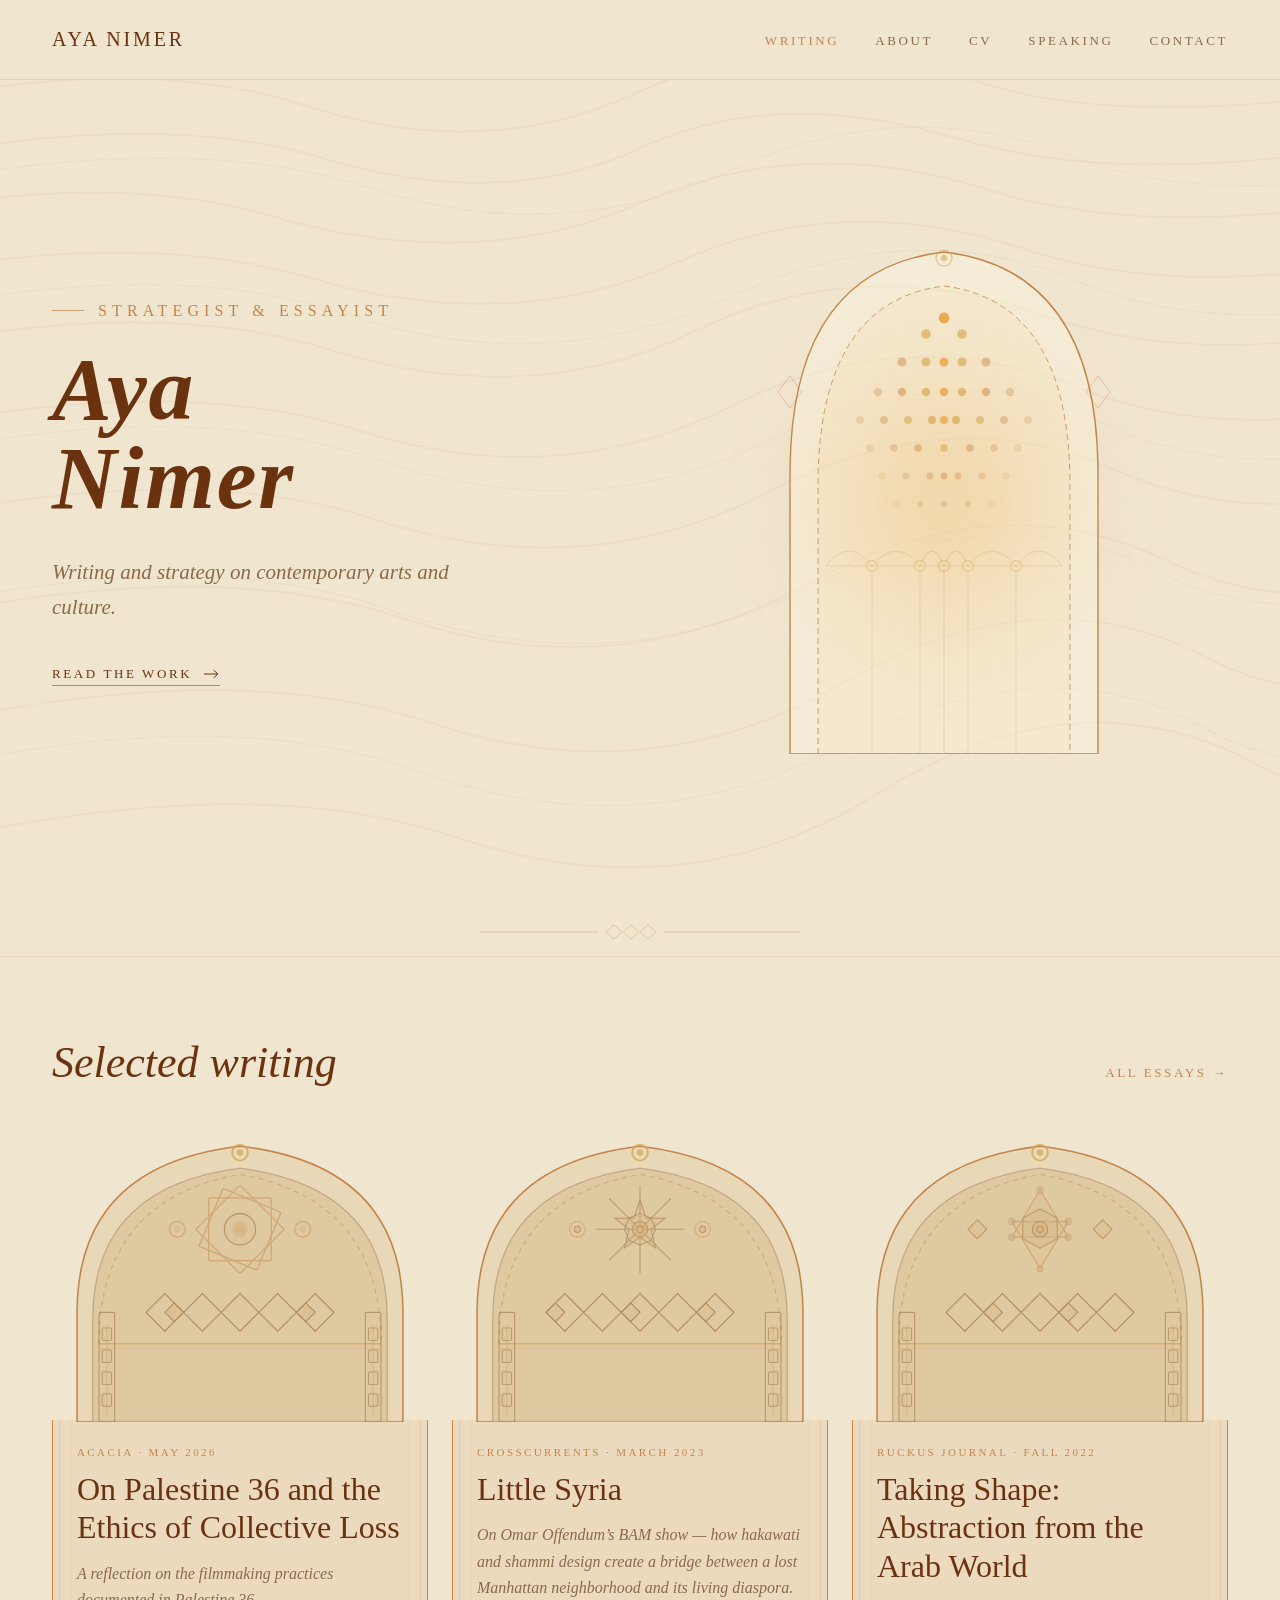
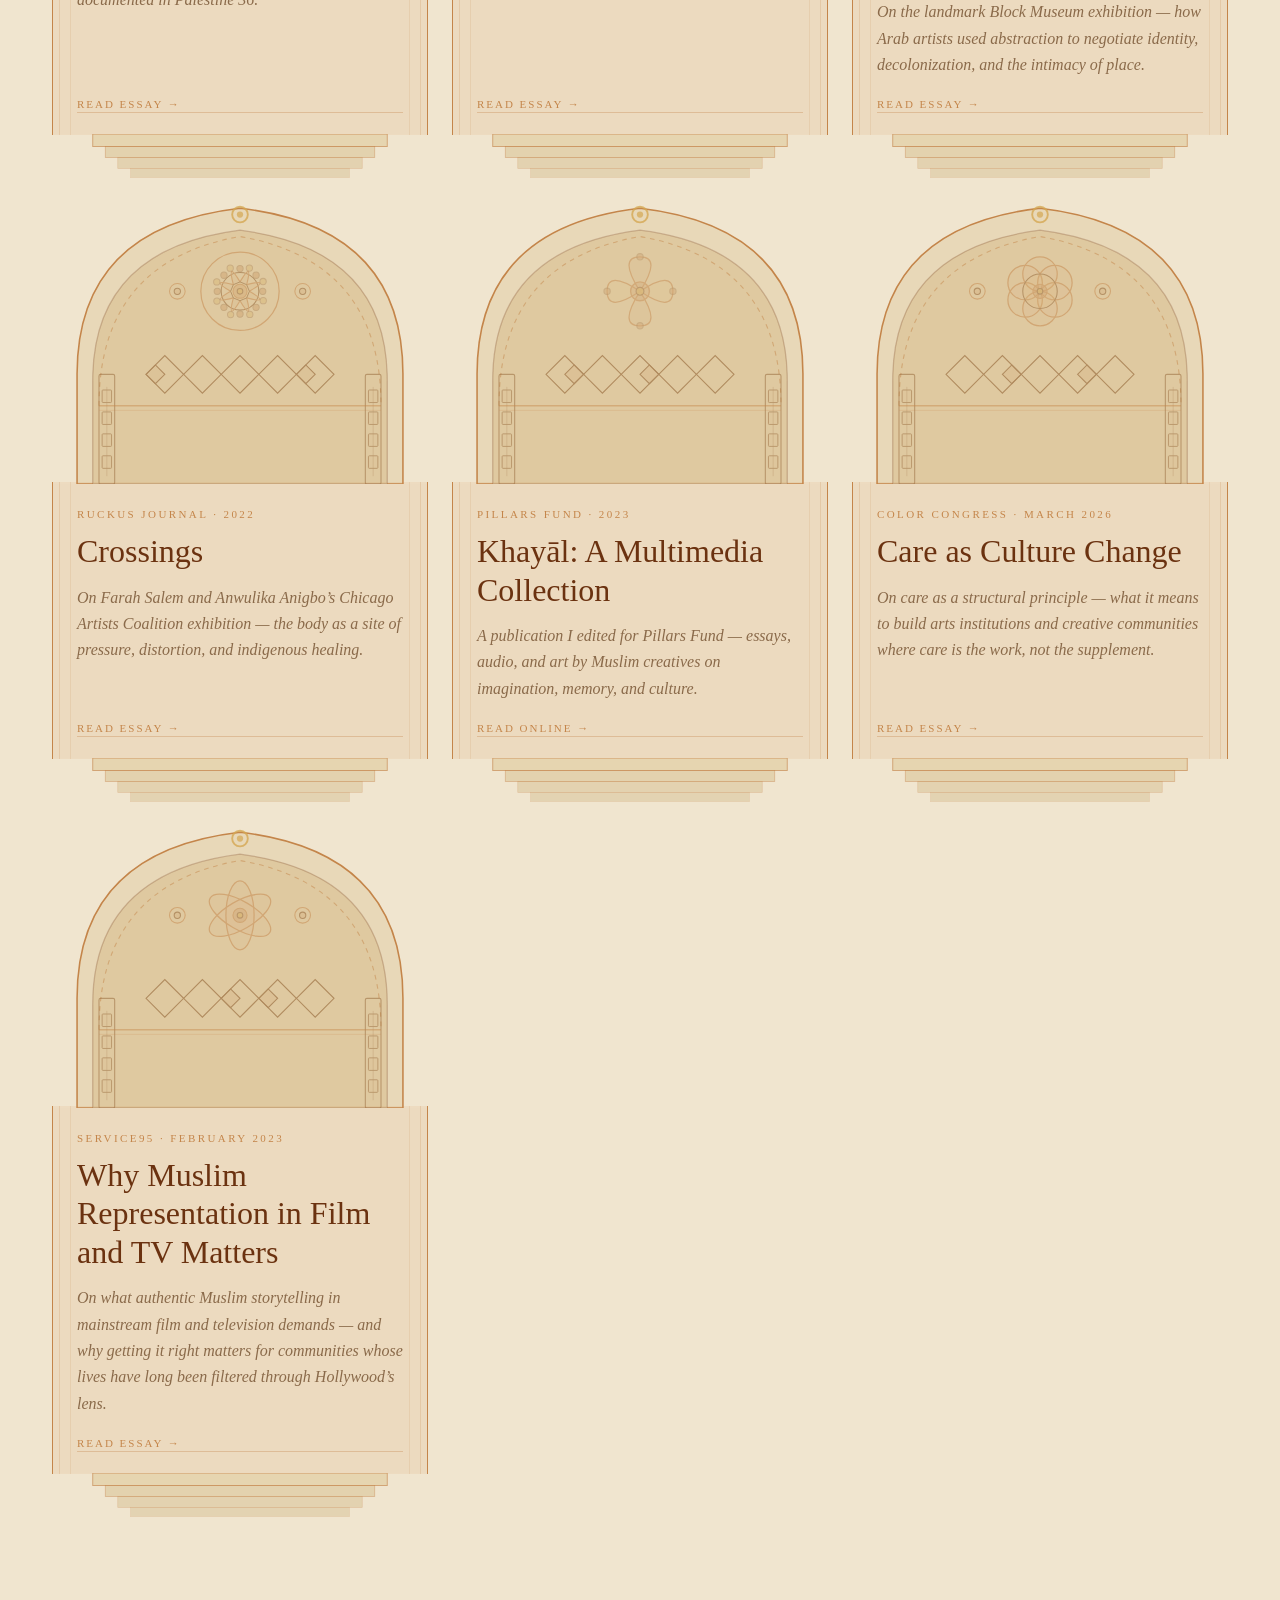
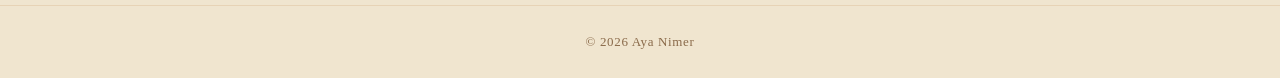
<file: index.html>
<!DOCTYPE html>
<html lang="en">
<head>
<meta charset="UTF-8">
<meta name="viewport" content="width=device-width, initial-scale=1.0">
<title>Aya Nimer — Writing</title>
  <meta name="title" content="Aya Nimer — Writing">
  <meta name="description" content="Essays and strategy on contemporary arts and culture by Aya Nimer. Published in CrossCurrents and Ruckus Journal.">
  <meta name="keywords" content="Aya Nimer, strategist, essayist, cultural strategy, Arab identity, Muslim creatives, Pillars Fund, art criticism, contemporary art">
  <meta name="author" content="Aya Nimer">
  <meta name="robots" content="index, follow">
  <meta http-equiv="Content-Security-Policy" content="default-src 'self'; style-src 'self' 'unsafe-inline' https://fonts.googleapis.com; font-src 'self' https://fonts.gstatic.com; script-src 'self' 'unsafe-inline'; img-src 'self' data: https:; connect-src https://formspree.io; frame-ancestors 'none';">
  <meta http-equiv="X-Frame-Options" content="DENY">
  <meta name="referrer" content="strict-origin-when-cross-origin">
  <link rel="icon" href="/favicon.ico" sizes="any">
  <link rel="icon" href="/favicon.svg" type="image/svg+xml">
  <link rel="icon" type="image/png" href="[data-uri]">
  <link rel="canonical" href="https://ayanimer.com">

  <meta property="og:type" content="website">
  <meta property="og:url" content="https://ayanimer.com">
  <meta property="og:title" content="Aya Nimer — Writing">
  <meta property="og:description" content="Essays and strategy on contemporary arts and culture by Aya Nimer. Published in CrossCurrents and Ruckus Journal.">
  <meta property="og:site_name" content="Aya Nimer">

  <meta name="twitter:card" content="summary">
  <meta name="twitter:title" content="Aya Nimer — Writing">
  <meta name="twitter:description" content="Essays and strategy on contemporary arts and culture by Aya Nimer. Published in CrossCurrents and Ruckus Journal.">

  <script type="application/ld+json">
  {
    "@context": "https://schema.org",
    "@type": "Person",
    "name": "Aya Nimer",
    "url": "https://ayanimer.com",
    "jobTitle": "Senior Program Manager",
    "worksFor": {
      "@type": "Organization",
      "name": "Pillars Fund"
    },
    "description": "Strategic leader and writer working at the intersection of cultural strategy, Arab identity, and contemporary arts and culture.",
    "sameAs": [
      "https://www.linkedin.com/in/ayanimer/",
      "https://www.instagram.com/aonimer/"
    ],
    "knowsAbout": ["Cultural Strategy", "Arab Identity", "Art Criticism", "Essay Writing", "Fellowship Design", "Muslim Creative Communities"],
    "alumniOf": {
      "@type": "CollegeOrUniversity",
      "name": "University of Chicago"
    }
  }
  </script>

<link rel="stylesheet" href="/css/style.css">
<style>
@keyframes loaderFadeIn{from{opacity:0;}to{opacity:1;}}
#loader.hidden{opacity:0;pointer-events:none;}
</style>
</head>
<body>

<!-- Loading screen -->
<div id="loader" style="position:fixed;inset:0;background:#F0E5CF;z-index:9999;display:flex;flex-direction:column;align-items:center;justify-content:center;transition:opacity 0.8s ease;">
  <svg width="80" height="80" viewBox="0 0 80 80" fill="none" xmlns="http://www.w3.org/2000/svg" style="opacity:0;animation:loaderFadeIn 0.6s ease 0.2s forwards;">
    <!-- Loader: 8-pointed star -->
    <polygon points="40,6 46,22 62,16 52,29 66,40 52,51 62,64 46,58 40,74 34,58 18,64 28,51 14,40 28,29 18,16 34,22" fill="none" stroke="#C4854A" stroke-width="1.5" opacity="0.6"/>
    <polygon points="40,14 44,25 55,21 48,30 58,40 48,50 55,59 44,55 40,66 36,55 25,59 32,50 22,40 32,30 25,21 36,25" fill="none" stroke="#D4A853" stroke-width="1" opacity="0.5"/>
    <circle cx="40" cy="40" r="8" fill="none" stroke="#C4854A" stroke-width="1.2" opacity="0.7"/>
    <circle cx="40" cy="40" r="3" fill="#D4A853" opacity="0.8"/>
  </svg>
  <p style="font-family:'EB Garamond',serif;font-size:22px;font-style:italic;color:#8A6A4A;margin-top:20px;opacity:0;animation:loaderFadeIn 0.6s ease 0.5s forwards;letter-spacing:0.04em;">Aya Nimer</p>
</div>

<script>
window.addEventListener('load', function() {
  setTimeout(function() {
    document.getElementById('loader').classList.add('hidden');
    setTimeout(function() {
      document.getElementById('loader').style.display = 'none';
    }, 900);
  }, 600);
});
</script>


<nav>
  <a href="/" class="nav-logo">Aya Nimer</a>
  <ul class="nav-links">
    <li><a href="/writing/" class="active">Writing</a></li>
    <li><a href="/about/">About</a></li>
    <li><a href="/cv/">CV</a></li>
    <li><a href="/speaking/">Speaking</a></li>
    <li><a href="/contact/">Contact</a></li>
  </ul>
</nav>

  <section class="hero">
    <div class="hero-left">
      <p class="hero-eyebrow">Strategist &amp; essayist</p>
      <h1 class="hero-name">Aya<br>Nimer</h1>
      <p class="hero-tagline">Writing and strategy on contemporary arts and culture.</p>
      <a class="hero-cta" href="#essays">Read the work <svg width="16" height="10" viewBox="0 0 16 10" fill="none"><line x1="0" y1="5" x2="13" y2="5" stroke="currentColor" stroke-width="1"/><path d="M10 1.5 L14 5 L10 8.5" stroke="currentColor" stroke-width="1" fill="none" stroke-linecap="round" stroke-linejoin="round"/></svg></a>
    </div>
    <div class="hero-right">
      <div class="perf-container">
        <div class="arch-glow"></div>
        <svg width="100%" viewBox="0 0 420 520" fill="none">
          <path d="M56 520 L56 240 Q56 36 210 18 Q364 36 364 240 L364 520 Z" fill="rgba(255,248,230,0.35)" stroke="#C4854A" stroke-width="1.4"/>
          <path d="M84 520 L84 252 Q84 68 210 52 Q336 68 336 252 L336 520 Z" fill="rgba(232,168,74,0.06)" stroke="#C4854A" stroke-width="0.8" stroke-dasharray="6 4"/>
          <!-- Perf dots -->
          <circle cx="192" cy="100" r="4.8" fill="#D4A853" opacity="0.65" style="--op:.65"/>
          <circle cx="210" cy="84"  r="5.4" fill="#E8A84A" opacity="0.95" style="--op:.95"/>
          <circle cx="228" cy="100" r="4.8" fill="#D4A853" opacity="0.65" style="--op:.65"/>
          <circle cx="168" cy="128" r="4.5" fill="#C4854A" opacity="0.45" style="--op:.45"/>
          <circle cx="192" cy="128" r="4.5" fill="#D4A853" opacity="0.65" style="--op:.65"/>
          <circle cx="210" cy="128" r="4.5" fill="#E8A84A" opacity="0.85" style="--op:.85"/>
          <circle cx="228" cy="128" r="4.5" fill="#D4A853" opacity="0.65" style="--op:.65"/>
          <circle cx="252" cy="128" r="4.5" fill="#C4854A" opacity="0.45" style="--op:.45"/>
          <circle cx="144" cy="158" r="4.2" fill="#C4854A" opacity="0.32" style="--op:.32"/>
          <circle cx="168" cy="158" r="4.2" fill="#C4854A" opacity="0.50" style="--op:.50"/>
          <circle cx="192" cy="158" r="4.2" fill="#D4A853" opacity="0.68" style="--op:.68"/>
          <circle cx="210" cy="158" r="4.2" fill="#E8A84A" opacity="0.82" style="--op:.82"/>
          <circle cx="228" cy="158" r="4.2" fill="#D4A853" opacity="0.68" style="--op:.68"/>
          <circle cx="252" cy="158" r="4.2" fill="#C4854A" opacity="0.50" style="--op:.50"/>
          <circle cx="276" cy="158" r="4.2" fill="#C4854A" opacity="0.32" style="--op:.32"/>
          <circle cx="126" cy="186" r="4"   fill="#C4854A" opacity="0.22" style="--op:.22"/>
          <circle cx="150" cy="186" r="4"   fill="#C4854A" opacity="0.38" style="--op:.38"/>
          <circle cx="174" cy="186" r="4"   fill="#D4A853" opacity="0.56" style="--op:.56"/>
          <circle cx="198" cy="186" r="4"   fill="#D4A853" opacity="0.72" style="--op:.72"/>
          <circle cx="210" cy="186" r="4"   fill="#E8A84A" opacity="0.82" style="--op:.82"/>
          <circle cx="222" cy="186" r="4"   fill="#D4A853" opacity="0.72" style="--op:.72"/>
          <circle cx="246" cy="186" r="4"   fill="#D4A853" opacity="0.56" style="--op:.56"/>
          <circle cx="270" cy="186" r="4"   fill="#C4854A" opacity="0.38" style="--op:.38"/>
          <circle cx="294" cy="186" r="4"   fill="#C4854A" opacity="0.22" style="--op:.22"/>
          <circle cx="136" cy="214" r="3.8" fill="#C4854A" opacity="0.18"/><circle cx="160" cy="214" r="3.8" fill="#C4854A" opacity="0.30"/><circle cx="184" cy="214" r="3.8" fill="#C4854A" opacity="0.44"/><circle cx="210" cy="214" r="3.8" fill="#D4A853" opacity="0.58"/><circle cx="236" cy="214" r="3.8" fill="#C4854A" opacity="0.44"/><circle cx="260" cy="214" r="3.8" fill="#C4854A" opacity="0.30"/><circle cx="284" cy="214" r="3.8" fill="#C4854A" opacity="0.18"/>
          <circle cx="148" cy="242" r="3.5" fill="#C4854A" opacity="0.14"/><circle cx="172" cy="242" r="3.5" fill="#C4854A" opacity="0.26"/><circle cx="196" cy="242" r="3.5" fill="#C4854A" opacity="0.38"/><circle cx="210" cy="242" r="3.5" fill="#C4854A" opacity="0.44"/><circle cx="224" cy="242" r="3.5" fill="#C4854A" opacity="0.38"/><circle cx="248" cy="242" r="3.5" fill="#C4854A" opacity="0.26"/><circle cx="272" cy="242" r="3.5" fill="#C4854A" opacity="0.14"/>
          <circle cx="162" cy="270" r="3.2" fill="#C4854A" opacity="0.10"/><circle cx="186" cy="270" r="3.2" fill="#C4854A" opacity="0.20"/><circle cx="210" cy="270" r="3.2" fill="#C4854A" opacity="0.26"/><circle cx="234" cy="270" r="3.2" fill="#C4854A" opacity="0.20"/><circle cx="258" cy="270" r="3.2" fill="#C4854A" opacity="0.10"/>
          <!-- Grid -->
          <line x1="92" y1="332" x2="328" y2="332" stroke="#C4854A" stroke-width="0.9" opacity="0.25"/>
          <line x1="138" y1="332" x2="138" y2="520" stroke="#C4854A" stroke-width="0.8" opacity="0.20"/>
          <line x1="186" y1="332" x2="186" y2="520" stroke="#C4854A" stroke-width="0.8" opacity="0.22"/>
          <line x1="210" y1="332" x2="210" y2="520" stroke="#C4854A" stroke-width="1"   opacity="0.25"/>
          <line x1="234" y1="332" x2="234" y2="520" stroke="#C4854A" stroke-width="0.8" opacity="0.22"/>
          <line x1="282" y1="332" x2="282" y2="520" stroke="#C4854A" stroke-width="0.8" opacity="0.20"/>
          <circle cx="138" cy="332" r="5.5" fill="none" stroke="#D4A853" stroke-width="1" opacity="0.48"/>
          <circle cx="186" cy="332" r="5.5" fill="none" stroke="#D4A853" stroke-width="1" opacity="0.54"/>
          <circle cx="210" cy="332" r="5.5" fill="none" stroke="#D4A853" stroke-width="1.1" opacity="0.62"/>
          <circle cx="234" cy="332" r="5.5" fill="none" stroke="#D4A853" stroke-width="1" opacity="0.54"/>
          <circle cx="282" cy="332" r="5.5" fill="none" stroke="#D4A853" stroke-width="1" opacity="0.48"/>
          <path d="M92 332 Q115 302 138 332" fill="none" stroke="#C4854A" stroke-width="0.8" opacity="0.26"/>
          <path d="M138 332 Q162 302 186 332" fill="none" stroke="#C4854A" stroke-width="0.8" opacity="0.28"/>
          <path d="M186 332 Q198 302 210 332" fill="none" stroke="#C4854A" stroke-width="0.8" opacity="0.32"/>
          <path d="M210 332 Q222 302 234 332" fill="none" stroke="#C4854A" stroke-width="0.8" opacity="0.32"/>
          <path d="M234 332 Q258 302 282 332" fill="none" stroke="#C4854A" stroke-width="0.8" opacity="0.28"/>
          <path d="M282 332 Q305 302 328 332" fill="none" stroke="#C4854A" stroke-width="0.8" opacity="0.26"/>
          <polygon points="56,142 68,158 56,174 44,158" fill="none" stroke="#C4854A" stroke-width="0.9" opacity="0.4"/>
          <polygon points="364,142 376,158 364,174 352,158" fill="none" stroke="#C4854A" stroke-width="0.9" opacity="0.4"/>
          <circle cx="210" cy="24" r="8" fill="none" stroke="#D4A853" stroke-width="1.2" opacity="0.65"/>
          <circle cx="210" cy="24" r="3.2" fill="#D4A853" opacity="0.55"/>
        </svg>
      </div>
    </div>
  </section>

  <div class="ornament-row"><svg width="320" height="20" viewBox="0 0 320 20"><line x1="0" y1="10" x2="118" y2="10" stroke="#C4854A" stroke-width="0.9"/><polygon points="126,10 134,3 142,10 134,17" fill="none" stroke="#C4854A" stroke-width="0.9"/><polygon points="143,10 151,3 159,10 151,17" fill="none" stroke="#D4A853" stroke-width="1"/><polygon points="160,10 168,3 176,10 168,17" fill="none" stroke="#C4854A" stroke-width="0.9"/><line x1="184" y1="10" x2="320" y2="10" stroke="#C4854A" stroke-width="0.9"/></svg></div>

  <!-- DOORWAY ESSAY CARDS -->
  <section class="section-writing" id="essays">
    <div class="section-header"><h2 class="section-title">Selected writing</h2><a class="see-all" href="/writing/">All essays &#8594;</a></div>
    <div class="essay-grid">

      <!-- Door 0: Acacia -->
      <div class="doorway">
        <svg class="doorway-frame" viewBox="0 0 240 180" fill="none" xmlns="http://www.w3.org/2000/svg">
          <rect width="240" height="180" fill="#F0E5CF"/>
          <path d="M16 180 L16 110 Q16 16 120 4 Q224 16 224 110 L224 180 Z" fill="#E8D8B8" stroke="#C4854A" stroke-width="1"/>
          <path d="M26 180 L26 114 Q26 30 120 18 Q214 30 214 114 L214 180 Z" fill="#DFC9A0" stroke="rgba(107,50,16,0.25)" stroke-width="0.8"/>
          <path d="M30 130 Q30 38 120 22 Q210 38 210 130" fill="none" stroke="#C4854A" stroke-width="0.7" stroke-dasharray="3 3" opacity="0.5"/>
          <g opacity="0.55" stroke="#8B5A2B" stroke-width="0.7" fill="none"><polygon points="60,110 72,98 84,110 72,122"/><polygon points="84,110 96,98 108,110 96,122"/><polygon points="108,110 120,98 132,110 120,122"/><polygon points="132,110 144,98 156,110 144,122"/><polygon points="156,110 168,98 180,110 168,122"/><polygon points="72,110 78,104 84,110 78,116" fill="rgba(196,133,74,0.2)"/><polygon points="156,110 162,104 168,110 162,116" fill="rgba(196,133,74,0.2)"/></g>
          <g opacity="0.5" stroke="#C4854A" stroke-width="0.8" fill="none">
            <rect x="100" y="37" width="40" height="40" rx="1"/>
            <rect x="100" y="37" width="40" height="40" rx="1" transform="rotate(22.5 120 57)"/>
            <rect x="100" y="37" width="40" height="40" rx="1" transform="rotate(45 120 57)"/>
            <circle cx="120" cy="57" r="10" stroke="#8B5A2B" stroke-width="0.7" fill="rgba(196,133,74,0.08)"/>
            <circle cx="120" cy="57" r="5" fill="rgba(196,133,74,0.4)" stroke="none"/>
            <circle cx="120" cy="57" r="2" fill="#D4A853" stroke="none"/>
            <circle cx="80" cy="57" r="5"/>
            <circle cx="80" cy="57" r="2" fill="rgba(196,133,74,0.3)" stroke="none"/>
            <circle cx="160" cy="57" r="5"/>
            <circle cx="160" cy="57" r="2" fill="rgba(196,133,74,0.3)" stroke="none"/>
          </g>
          <circle cx="120" cy="8" r="5" fill="none" stroke="#D4A853" stroke-width="1.2" opacity="0.8"/><circle cx="120" cy="8" r="2" fill="#D4A853" opacity="0.7"/>
          <g opacity="0.45" stroke="#8B5A2B" stroke-width="0.6" fill="none"><rect x="30" y="110" width="10" height="70" rx="1" stroke-width="0.7"/><line x1="35" y1="118" x2="35" y2="175" stroke-width="0.4" opacity="0.6"/><rect x="32" y="120" width="6" height="8" rx="0.5" fill="rgba(196,133,74,0.1)"/><rect x="32" y="134" width="6" height="8" rx="0.5" fill="rgba(196,133,74,0.1)"/><rect x="32" y="148" width="6" height="8" rx="0.5" fill="rgba(196,133,74,0.1)"/><rect x="32" y="162" width="6" height="8" rx="0.5" fill="rgba(196,133,74,0.1)"/><rect x="200" y="110" width="10" height="70" rx="1" stroke-width="0.7"/><line x1="205" y1="118" x2="205" y2="175" stroke-width="0.4" opacity="0.6"/><rect x="202" y="120" width="6" height="8" rx="0.5" fill="rgba(196,133,74,0.1)"/><rect x="202" y="134" width="6" height="8" rx="0.5" fill="rgba(196,133,74,0.1)"/><rect x="202" y="148" width="6" height="8" rx="0.5" fill="rgba(196,133,74,0.1)"/><rect x="202" y="162" width="6" height="8" rx="0.5" fill="rgba(196,133,74,0.1)"/></g>
          <line x1="30" y1="130" x2="210" y2="130" stroke="#C4854A" stroke-width="1" opacity="0.45"/><line x1="30" y1="133" x2="210" y2="133" stroke="#C4854A" stroke-width="0.5" opacity="0.25"/>
        </svg>
        <div class="doorway-panel">
          <span class="door-pub">Acacia &middot; May 2026</span>
          <h3 class="door-title">On Palestine 36 and the Ethics of Collective Loss</h3>
          <p class="door-note">A reflection on the filmmaking practices documented in Palestine 36.</p>
          <a class="door-link" href="https://www.acaciamag.com/web/on-palestine-36-and-the-ethics-of-collective-loss" target="_blank" rel="noopener noreferrer">Read essay &#8594;</a>
        </div>
        <svg class="doorway-steps" viewBox="0 0 240 28" fill="none"><rect width="240" height="28" fill="#F0E5CF"/><rect x="26" y="0" width="188" height="8" fill="#E2CFA4" stroke="#C4854A" stroke-width="0.6" opacity="0.7"/><rect x="34" y="8" width="172" height="7" fill="#D9C394" stroke="#C4854A" stroke-width="0.5" opacity="0.55"/><rect x="42" y="15" width="156" height="7" fill="#D0B882" stroke="#C4854A" stroke-width="0.4" opacity="0.4"/><rect x="50" y="22" width="140" height="6" fill="#C8AD72" stroke="#C4854A" stroke-width="0.3" opacity="0.3"/></svg>
      </div>

      <!-- Door 1 -->
      <div class="doorway">
        <svg class="doorway-frame" viewBox="0 0 240 180" fill="none" xmlns="http://www.w3.org/2000/svg">
          <rect width="240" height="180" fill="#F0E5CF"/>
          <path d="M16 180 L16 110 Q16 16 120 4 Q224 16 224 110 L224 180 Z" fill="#E8D8B8" stroke="#C4854A" stroke-width="1"/>
          <path d="M26 180 L26 114 Q26 30 120 18 Q214 30 214 114 L214 180 Z" fill="#DFC9A0" stroke="rgba(107,50,16,0.25)" stroke-width="0.8"/>
          <path d="M30 130 Q30 38 120 22 Q210 38 210 130" fill="none" stroke="#C4854A" stroke-width="0.7" stroke-dasharray="3 3" opacity="0.5"/>
          
          <g opacity="0.55" stroke="#8B5A2B" stroke-width="0.7" fill="none"><polygon points="60,110 72,98 84,110 72,122"/><polygon points="84,110 96,98 108,110 96,122"/><polygon points="108,110 120,98 132,110 120,122"/><polygon points="132,110 144,98 156,110 144,122"/><polygon points="156,110 168,98 180,110 168,122"/><polygon points="60,110 66,104 72,110 66,116" fill="rgba(196,133,74,0.15)"/><polygon points="108,110 114,104 120,110 114,116" fill="rgba(196,133,74,0.15)"/><polygon points="156,110 162,104 168,110 162,116" fill="rgba(196,133,74,0.15)"/></g>
          <g opacity="0.45" stroke="#8B5A2B" stroke-width="0.65" fill="none"><polygon points="120,38 124,50 136,50 127,57 130,69 120,62 110,69 113,57 104,50 116,50" fill="rgba(196,133,74,0.15)"/><line x1="120" y1="57" x2="120.0" y2="29.0"/><line x1="120" y1="57" x2="139.8" y2="37.2"/><line x1="120" y1="57" x2="148.0" y2="57.0"/><line x1="120" y1="57" x2="139.8" y2="76.8"/><line x1="120" y1="57" x2="120.0" y2="85.0"/><line x1="120" y1="57" x2="100.2" y2="76.8"/><line x1="120" y1="57" x2="92.0" y2="57.0"/><line x1="120" y1="57" x2="100.2" y2="37.2"/><polygon points="120.0,47.0 127.07,49.93 130.0,57.0 127.07,64.07 120.0,67.0 112.93,64.07 110.0,57.0 112.93,49.93" fill="rgba(212,168,83,0.18)"/><circle cx="120" cy="57" r="5" fill="rgba(196,133,74,0.4)"/><circle cx="120" cy="57" r="2" fill="#D4A853"/><circle cx="80" cy="57" r="5" stroke="#C4854A"/><circle cx="80" cy="57" r="2" fill="rgba(196,133,74,0.3)"/><circle cx="160" cy="57" r="5" stroke="#C4854A"/><circle cx="160" cy="57" r="2" fill="rgba(196,133,74,0.3)"/></g>
          <circle cx="120" cy="8" r="5" fill="none" stroke="#D4A853" stroke-width="1.2" opacity="0.8"/><circle cx="120" cy="8" r="2" fill="#D4A853" opacity="0.7"/>
          <g opacity="0.45" stroke="#8B5A2B" stroke-width="0.6" fill="none"><rect x="30" y="110" width="10" height="70" rx="1" stroke-width="0.7"/><line x1="35" y1="118" x2="35" y2="175" stroke-width="0.4" opacity="0.6"/><rect x="32" y="120" width="6" height="8" rx="0.5" fill="rgba(196,133,74,0.1)"/><rect x="32" y="134" width="6" height="8" rx="0.5" fill="rgba(196,133,74,0.1)"/><rect x="32" y="148" width="6" height="8" rx="0.5" fill="rgba(196,133,74,0.1)"/><rect x="32" y="162" width="6" height="8" rx="0.5" fill="rgba(196,133,74,0.1)"/><rect x="200" y="110" width="10" height="70" rx="1" stroke-width="0.7"/><line x1="205" y1="118" x2="205" y2="175" stroke-width="0.4" opacity="0.6"/><rect x="202" y="120" width="6" height="8" rx="0.5" fill="rgba(196,133,74,0.1)"/><rect x="202" y="134" width="6" height="8" rx="0.5" fill="rgba(196,133,74,0.1)"/><rect x="202" y="148" width="6" height="8" rx="0.5" fill="rgba(196,133,74,0.1)"/><rect x="202" y="162" width="6" height="8" rx="0.5" fill="rgba(196,133,74,0.1)"/></g>
          <line x1="30" y1="130" x2="210" y2="130" stroke="#C4854A" stroke-width="1" opacity="0.45"/><line x1="30" y1="133" x2="210" y2="133" stroke="#C4854A" stroke-width="0.5" opacity="0.25"/>
        </svg>
        <div class="doorway-panel">
          <span class="door-pub">CrossCurrents &middot; March 2023</span>
          <h3 class="door-title">Little Syria</h3>
          <p class="door-note">On Omar Offendum&#8217;s BAM show &#8212; how hakawati and shammi design create a bridge between a lost Manhattan neighborhood and its living diaspora.</p>
          <a class="door-link" href="https://muse.jhu.edu/article/886058" target="_blank" rel="noopener noreferrer">Read essay &#8594;</a>
        </div>
        <svg class="doorway-steps" viewBox="0 0 240 28" fill="none"><rect width="240" height="28" fill="#F0E5CF"/><rect x="26" y="0" width="188" height="8" fill="#E2CFA4" stroke="#C4854A" stroke-width="0.6" opacity="0.7"/><rect x="34" y="8" width="172" height="7" fill="#D9C394" stroke="#C4854A" stroke-width="0.5" opacity="0.55"/><rect x="42" y="15" width="156" height="7" fill="#D0B882" stroke="#C4854A" stroke-width="0.4" opacity="0.4"/><rect x="50" y="22" width="140" height="6" fill="#C8AD72" stroke="#C4854A" stroke-width="0.3" opacity="0.3"/></svg>
      </div>

      <!-- Door 2 -->
      <div class="doorway">
        <svg class="doorway-frame" viewBox="0 0 240 180" fill="none" xmlns="http://www.w3.org/2000/svg">
          <rect width="240" height="180" fill="#F0E5CF"/>
          <path d="M16 180 L16 110 Q16 16 120 4 Q224 16 224 110 L224 180 Z" fill="#E8D8B8" stroke="#C4854A" stroke-width="1"/>
          <path d="M26 180 L26 114 Q26 30 120 18 Q214 30 214 114 L214 180 Z" fill="#DFC9A0" stroke="rgba(107,50,16,0.25)" stroke-width="0.8"/>
          <path d="M30 130 Q30 38 120 22 Q210 38 210 130" fill="none" stroke="#C4854A" stroke-width="0.7" stroke-dasharray="3 3" opacity="0.5"/>
          
          <g opacity="0.55" stroke="#8B5A2B" stroke-width="0.7" fill="none"><polygon points="60,110 72,98 84,110 72,122"/><polygon points="84,110 96,98 108,110 96,122"/><polygon points="108,110 120,98 132,110 120,122"/><polygon points="132,110 144,98 156,110 144,122"/><polygon points="156,110 168,98 180,110 168,122"/><polygon points="84,110 90,104 96,110 90,116" fill="rgba(196,133,74,0.15)"/><polygon points="132,110 138,104 144,110 138,116" fill="rgba(196,133,74,0.15)"/></g>
          <g opacity="0.45" stroke="#8B5A2B" stroke-width="0.65" fill="none"><polygon points="120,32 138,62 102,62" stroke="#C4854A" stroke-width="0.9" fill="rgba(196,133,74,0.12)"/><polygon points="120,82 102,52 138,52" stroke="#C4854A" stroke-width="0.9" fill="rgba(212,168,83,0.12)"/><polygon points="120,44 131,50 131,63 120,69 109,63 109,50" fill="rgba(196,133,74,0.18)"/><circle cx="120" cy="57" r="5" fill="rgba(196,133,74,0.4)"/><circle cx="120" cy="57" r="2" fill="#D4A853"/><circle cx="120" cy="32" r="2" fill="#C4854A" opacity="0.5"/><circle cx="138" cy="62" r="2" fill="#C4854A" opacity="0.5"/><circle cx="102" cy="62" r="2" fill="#C4854A" opacity="0.5"/><circle cx="120" cy="82" r="2" fill="#C4854A" opacity="0.5"/><circle cx="102" cy="52" r="2" fill="#C4854A" opacity="0.5"/><circle cx="138" cy="52" r="2" fill="#C4854A" opacity="0.5"/><polygon points="80,51 86,57 80,63 74,57" fill="rgba(196,133,74,0.2)"/><polygon points="160,51 166,57 160,63 154,57" fill="rgba(196,133,74,0.2)"/></g>
          <circle cx="120" cy="8" r="5" fill="none" stroke="#D4A853" stroke-width="1.2" opacity="0.8"/><circle cx="120" cy="8" r="2" fill="#D4A853" opacity="0.7"/>
          <g opacity="0.45" stroke="#8B5A2B" stroke-width="0.6" fill="none"><rect x="30" y="110" width="10" height="70" rx="1" stroke-width="0.7"/><line x1="35" y1="118" x2="35" y2="175" stroke-width="0.4" opacity="0.6"/><rect x="32" y="120" width="6" height="8" rx="0.5" fill="rgba(196,133,74,0.1)"/><rect x="32" y="134" width="6" height="8" rx="0.5" fill="rgba(196,133,74,0.1)"/><rect x="32" y="148" width="6" height="8" rx="0.5" fill="rgba(196,133,74,0.1)"/><rect x="32" y="162" width="6" height="8" rx="0.5" fill="rgba(196,133,74,0.1)"/><rect x="200" y="110" width="10" height="70" rx="1" stroke-width="0.7"/><line x1="205" y1="118" x2="205" y2="175" stroke-width="0.4" opacity="0.6"/><rect x="202" y="120" width="6" height="8" rx="0.5" fill="rgba(196,133,74,0.1)"/><rect x="202" y="134" width="6" height="8" rx="0.5" fill="rgba(196,133,74,0.1)"/><rect x="202" y="148" width="6" height="8" rx="0.5" fill="rgba(196,133,74,0.1)"/><rect x="202" y="162" width="6" height="8" rx="0.5" fill="rgba(196,133,74,0.1)"/></g>
          <line x1="30" y1="130" x2="210" y2="130" stroke="#C4854A" stroke-width="1" opacity="0.45"/><line x1="30" y1="133" x2="210" y2="133" stroke="#C4854A" stroke-width="0.5" opacity="0.25"/>
        </svg>
        <div class="doorway-panel">
          <span class="door-pub">Ruckus Journal &middot; Fall 2022</span>
          <h3 class="door-title">Taking Shape: Abstraction from the Arab World</h3>
          <p class="door-note">On the landmark Block Museum exhibition &#8212; how Arab artists used abstraction to negotiate identity, decolonization, and the intimacy of place.</p>
          <a class="door-link" href="https://ruckusjournal.org/Taking-Shape-Abstraction-from-the-Arab-World" target="_blank" rel="noopener noreferrer">Read essay &#8594;</a>
        </div>
        <svg class="doorway-steps" viewBox="0 0 240 28" fill="none"><rect width="240" height="28" fill="#F0E5CF"/><rect x="26" y="0" width="188" height="8" fill="#E2CFA4" stroke="#C4854A" stroke-width="0.6" opacity="0.7"/><rect x="34" y="8" width="172" height="7" fill="#D9C394" stroke="#C4854A" stroke-width="0.5" opacity="0.55"/><rect x="42" y="15" width="156" height="7" fill="#D0B882" stroke="#C4854A" stroke-width="0.4" opacity="0.4"/><rect x="50" y="22" width="140" height="6" fill="#C8AD72" stroke="#C4854A" stroke-width="0.3" opacity="0.3"/></svg>
      </div>

      <!-- Door 3 -->
      <div class="doorway">
        <svg class="doorway-frame" viewBox="0 0 240 180" fill="none" xmlns="http://www.w3.org/2000/svg">
          <rect width="240" height="180" fill="#F0E5CF"/>
          <path d="M16 180 L16 110 Q16 16 120 4 Q224 16 224 110 L224 180 Z" fill="#E8D8B8" stroke="#C4854A" stroke-width="1"/>
          <path d="M26 180 L26 114 Q26 30 120 18 Q214 30 214 114 L214 180 Z" fill="#DFC9A0" stroke="rgba(107,50,16,0.25)" stroke-width="0.8"/>
          <path d="M30 130 Q30 38 120 22 Q210 38 210 130" fill="none" stroke="#C4854A" stroke-width="0.7" stroke-dasharray="3 3" opacity="0.5"/>
          
          <g opacity="0.55" stroke="#8B5A2B" stroke-width="0.7" fill="none"><polygon points="60,110 72,98 84,110 72,122"/><polygon points="84,110 96,98 108,110 96,122"/><polygon points="108,110 120,98 132,110 120,122"/><polygon points="132,110 144,98 156,110 144,122"/><polygon points="156,110 168,98 180,110 168,122"/><polygon points="60,110 66,104 72,110 66,116" fill="rgba(196,133,74,0.15)"/><polygon points="156,110 162,104 168,110 162,116" fill="rgba(196,133,74,0.15)"/></g>
          <g opacity="0.5" stroke="#8B5A2B" stroke-width="0.65" fill="none"><circle cx="120" cy="57" r="25" stroke="#C4854A" stroke-width="0.8"/><circle cx="120" cy="57" r="12" stroke="#8B5A2B" stroke-width="0.65"/><path d="M120.0,51.0 Q128.42,36.67 124.24,52.76" fill="rgba(196,133,74,0.15)" stroke="#C4854A" stroke-width="0.75"/><path d="M124.24,52.76 Q140.33,48.58 126.0,57.0" fill="rgba(196,133,74,0.15)" stroke="#C4854A" stroke-width="0.75"/><path d="M126.0,57.0 Q140.33,65.42 124.24,61.24" fill="rgba(196,133,74,0.15)" stroke="#C4854A" stroke-width="0.75"/><path d="M124.24,61.24 Q128.42,77.33 120.0,63.0" fill="rgba(196,133,74,0.15)" stroke="#C4854A" stroke-width="0.75"/><path d="M120.0,63.0 Q111.58,77.33 115.76,61.24" fill="rgba(196,133,74,0.15)" stroke="#C4854A" stroke-width="0.75"/><path d="M115.76,61.24 Q99.67,65.42 114.0,57.0" fill="rgba(196,133,74,0.15)" stroke="#C4854A" stroke-width="0.75"/><path d="M114.0,57.0 Q99.67,48.58 115.76,52.76" fill="rgba(196,133,74,0.15)" stroke="#C4854A" stroke-width="0.75"/><path d="M115.76,52.76 Q111.58,36.67 120.0,51.0" fill="rgba(196,133,74,0.15)" stroke="#C4854A" stroke-width="0.75"/><polygon points="120.0,51.0 124.24,52.76 126.0,57.0 124.24,61.24 120.0,63.0 115.76,61.24 114.0,57.0 115.76,52.76" fill="rgba(212,168,83,0.22)" stroke="#8B5A2B" stroke-width="0.6"/><circle cx="120.0" cy="42.5" r="2" fill="#C4854A" opacity="0.55"/><circle cx="130.25" cy="46.75" r="2" fill="#C4854A" opacity="0.55"/><circle cx="134.5" cy="57.0" r="2" fill="#C4854A" opacity="0.55"/><circle cx="130.25" cy="67.25" r="2" fill="#C4854A" opacity="0.55"/><circle cx="120.0" cy="71.5" r="2" fill="#C4854A" opacity="0.55"/><circle cx="109.75" cy="67.25" r="2" fill="#C4854A" opacity="0.55"/><circle cx="105.5" cy="57.0" r="2" fill="#C4854A" opacity="0.55"/><circle cx="109.75" cy="46.75" r="2" fill="#C4854A" opacity="0.55"/><circle cx="125.99" cy="42.17" r="2" fill="#D4A853" opacity="0.5"/><circle cx="134.73" cy="50.75" r="2" fill="#D4A853" opacity="0.5"/><circle cx="134.83" cy="62.99" r="2" fill="#D4A853" opacity="0.5"/><circle cx="126.25" cy="71.73" r="2" fill="#D4A853" opacity="0.5"/><circle cx="114.01" cy="71.83" r="2" fill="#D4A853" opacity="0.5"/><circle cx="105.27" cy="63.25" r="2" fill="#D4A853" opacity="0.5"/><circle cx="105.17" cy="51.01" r="2" fill="#D4A853" opacity="0.5"/><circle cx="113.75" cy="42.27" r="2" fill="#D4A853" opacity="0.5"/><circle cx="120" cy="57" r="4.5" fill="rgba(196,133,74,0.4)" stroke="#C4854A"/><circle cx="120" cy="57" r="1.8" fill="#D4A853" opacity="0.85"/><circle cx="80" cy="57" r="5" stroke="#C4854A"/><circle cx="80" cy="57" r="2" fill="rgba(196,133,74,0.3)"/><circle cx="160" cy="57" r="5" stroke="#C4854A"/><circle cx="160" cy="57" r="2" fill="rgba(196,133,74,0.3)"/></g>
          <circle cx="120" cy="8" r="5" fill="none" stroke="#D4A853" stroke-width="1.2" opacity="0.8"/><circle cx="120" cy="8" r="2" fill="#D4A853" opacity="0.7"/>
          <g opacity="0.45" stroke="#8B5A2B" stroke-width="0.6" fill="none"><rect x="30" y="110" width="10" height="70" rx="1" stroke-width="0.7"/><line x1="35" y1="118" x2="35" y2="175" stroke-width="0.4" opacity="0.6"/><rect x="32" y="120" width="6" height="8" rx="0.5" fill="rgba(196,133,74,0.1)"/><rect x="32" y="134" width="6" height="8" rx="0.5" fill="rgba(196,133,74,0.1)"/><rect x="32" y="148" width="6" height="8" rx="0.5" fill="rgba(196,133,74,0.1)"/><rect x="32" y="162" width="6" height="8" rx="0.5" fill="rgba(196,133,74,0.1)"/><rect x="200" y="110" width="10" height="70" rx="1" stroke-width="0.7"/><line x1="205" y1="118" x2="205" y2="175" stroke-width="0.4" opacity="0.6"/><rect x="202" y="120" width="6" height="8" rx="0.5" fill="rgba(196,133,74,0.1)"/><rect x="202" y="134" width="6" height="8" rx="0.5" fill="rgba(196,133,74,0.1)"/><rect x="202" y="148" width="6" height="8" rx="0.5" fill="rgba(196,133,74,0.1)"/><rect x="202" y="162" width="6" height="8" rx="0.5" fill="rgba(196,133,74,0.1)"/></g>
          <line x1="30" y1="130" x2="210" y2="130" stroke="#C4854A" stroke-width="1" opacity="0.45"/><line x1="30" y1="133" x2="210" y2="133" stroke="#C4854A" stroke-width="0.5" opacity="0.25"/>
        </svg>
        <div class="doorway-panel">
          <span class="door-pub">Ruckus Journal &middot; 2022</span>
          <h3 class="door-title">Crossings</h3>
          <p class="door-note">On Farah Salem and Anwulika Anigbo&#8217;s Chicago Artists Coalition exhibition &#8212; the body as a site of pressure, distortion, and indigenous healing.</p>
          <a class="door-link" href="https://ruckus.cargo.site/Crossings" target="_blank" rel="noopener noreferrer">Read essay &#8594;</a>
        </div>
        <svg class="doorway-steps" viewBox="0 0 240 28" fill="none"><rect width="240" height="28" fill="#F0E5CF"/><rect x="26" y="0" width="188" height="8" fill="#E2CFA4" stroke="#C4854A" stroke-width="0.6" opacity="0.7"/><rect x="34" y="8" width="172" height="7" fill="#D9C394" stroke="#C4854A" stroke-width="0.5" opacity="0.55"/><rect x="42" y="15" width="156" height="7" fill="#D0B882" stroke="#C4854A" stroke-width="0.4" opacity="0.4"/><rect x="50" y="22" width="140" height="6" fill="#C8AD72" stroke="#C4854A" stroke-width="0.3" opacity="0.3"/></svg>
      </div>

      <!-- Khayal -->
      <div class="doorway">
        <svg class="doorway-frame" viewBox="0 0 240 180" fill="none" xmlns="http://www.w3.org/2000/svg">
          <rect width="240" height="180" fill="#F0E5CF"/>
          <path d="M16 180 L16 110 Q16 16 120 4 Q224 16 224 110 L224 180 Z" fill="#E8D8B8" stroke="#C4854A" stroke-width="1"/>
          <path d="M26 180 L26 114 Q26 30 120 18 Q214 30 214 114 L214 180 Z" fill="#DFC9A0" stroke="rgba(107,50,16,0.25)" stroke-width="0.8"/>
          <path d="M30 130 Q30 38 120 22 Q210 38 210 130" fill="none" stroke="#C4854A" stroke-width="0.7" stroke-dasharray="3 3" opacity="0.5"/>
          
          <g opacity="0.55" stroke="#8B5A2B" stroke-width="0.7" fill="none"><polygon points="60,110 72,98 84,110 72,122"/><polygon points="84,110 96,98 108,110 96,122"/><polygon points="108,110 120,98 132,110 120,122"/><polygon points="132,110 144,98 156,110 144,122"/><polygon points="156,110 168,98 180,110 168,122"/><polygon points="72,110 78,104 84,110 78,116" fill="rgba(196,133,74,0.2)"/><polygon points="120,110 126,104 132,110 126,116" fill="rgba(196,133,74,0.2)"/></g>
          <g opacity="0.45" stroke="#8B5A2B" stroke-width="0.75" fill="none"><path d="M120,57 Q134,35 120,35 Q106,35 120,57Z" fill="rgba(196,133,74,0.12)" stroke="#C4854A" stroke-width="0.8"/><path d="M120,57 Q134,79 120,79 Q106,79 120,57Z" fill="rgba(196,133,74,0.12)" stroke="#C4854A" stroke-width="0.8"/><path d="M120,57 Q99,43 99,57 Q99,71 120,57Z" fill="rgba(212,168,83,0.1)" stroke="#C4854A" stroke-width="0.8"/><path d="M120,57 Q141,43 141,57 Q141,71 120,57Z" fill="rgba(212,168,83,0.1)" stroke="#C4854A" stroke-width="0.8"/><circle cx="120" cy="57" r="6" fill="rgba(196,133,74,0.35)" stroke="#C4854A" stroke-width="0.9"/><circle cx="120" cy="57" r="2.5" fill="#D4A853" opacity="0.85"/><circle cx="120" cy="35" r="2" fill="#C4854A" opacity="0.5"/><circle cx="120" cy="79" r="2" fill="#C4854A" opacity="0.5"/><circle cx="99" cy="57" r="2" fill="#C4854A" opacity="0.5"/><circle cx="141" cy="57" r="2" fill="#C4854A" opacity="0.5"/></g>
          <circle cx="120" cy="8" r="5" fill="none" stroke="#D4A853" stroke-width="1.2" opacity="0.8"/><circle cx="120" cy="8" r="2" fill="#D4A853" opacity="0.7"/>
          <g opacity="0.45" stroke="#8B5A2B" stroke-width="0.6" fill="none"><rect x="30" y="110" width="10" height="70" rx="1" stroke-width="0.7"/><line x1="35" y1="118" x2="35" y2="175" stroke-width="0.4" opacity="0.6"/><rect x="32" y="120" width="6" height="8" rx="0.5" fill="rgba(196,133,74,0.1)"/><rect x="32" y="134" width="6" height="8" rx="0.5" fill="rgba(196,133,74,0.1)"/><rect x="32" y="148" width="6" height="8" rx="0.5" fill="rgba(196,133,74,0.1)"/><rect x="32" y="162" width="6" height="8" rx="0.5" fill="rgba(196,133,74,0.1)"/><rect x="200" y="110" width="10" height="70" rx="1" stroke-width="0.7"/><line x1="205" y1="118" x2="205" y2="175" stroke-width="0.4" opacity="0.6"/><rect x="202" y="120" width="6" height="8" rx="0.5" fill="rgba(196,133,74,0.1)"/><rect x="202" y="134" width="6" height="8" rx="0.5" fill="rgba(196,133,74,0.1)"/><rect x="202" y="148" width="6" height="8" rx="0.5" fill="rgba(196,133,74,0.1)"/><rect x="202" y="162" width="6" height="8" rx="0.5" fill="rgba(196,133,74,0.1)"/></g>
          <line x1="30" y1="130" x2="210" y2="130" stroke="#C4854A" stroke-width="1" opacity="0.45"/><line x1="30" y1="133" x2="210" y2="133" stroke="#C4854A" stroke-width="0.5" opacity="0.25"/>
        </svg>
        <div class="doorway-panel">
          <span class="door-pub">Pillars Fund &middot; 2023</span>
          <h3 class="door-title">Khay&#257;l: A Multimedia Collection</h3>
          <p class="door-note">A publication I edited for Pillars Fund &#8212; essays, audio, and art by Muslim creatives on imagination, memory, and culture.</p>
          <a class="door-link" href="https://drive.google.com/file/d/17d9DXfNMVJkaT7rUma5-0aMJO0f1y_1t/view?usp=sharing" target="_blank" rel="noopener noreferrer">Read online &#8594;</a>
        </div>
        <svg class="doorway-steps" viewBox="0 0 240 28" fill="none"><rect width="240" height="28" fill="#F0E5CF"/><rect x="26" y="0" width="188" height="8" fill="#E2CFA4" stroke="#C4854A" stroke-width="0.6" opacity="0.7"/><rect x="34" y="8" width="172" height="7" fill="#D9C394" stroke="#C4854A" stroke-width="0.5" opacity="0.55"/><rect x="42" y="15" width="156" height="7" fill="#D0B882" stroke="#C4854A" stroke-width="0.4" opacity="0.4"/><rect x="50" y="22" width="140" height="6" fill="#C8AD72" stroke="#C4854A" stroke-width="0.3" opacity="0.3"/></svg>
      </div>

      <!-- Door 5 -->
      <div class="doorway">
        <svg class="doorway-frame" viewBox="0 0 240 180" fill="none" xmlns="http://www.w3.org/2000/svg">
          <rect width="240" height="180" fill="#F0E5CF"/>
          <path d="M16 180 L16 110 Q16 16 120 4 Q224 16 224 110 L224 180 Z" fill="#E8D8B8" stroke="#C4854A" stroke-width="1"/>
          <path d="M26 180 L26 114 Q26 30 120 18 Q214 30 214 114 L214 180 Z" fill="#DFC9A0" stroke="rgba(107,50,16,0.25)" stroke-width="0.8"/>
          <path d="M30 130 Q30 38 120 22 Q210 38 210 130" fill="none" stroke="#C4854A" stroke-width="0.7" stroke-dasharray="3 3" opacity="0.5"/>

          <g opacity="0.55" stroke="#8B5A2B" stroke-width="0.7" fill="none"><polygon points="60,110 72,98 84,110 72,122"/><polygon points="84,110 96,98 108,110 96,122"/><polygon points="108,110 120,98 132,110 120,122"/><polygon points="132,110 144,98 156,110 144,122"/><polygon points="156,110 168,98 180,110 168,122"/><polygon points="96,110 102,104 108,110 102,116" fill="rgba(196,133,74,0.2)"/><polygon points="144,110 150,104 156,110 150,116" fill="rgba(196,133,74,0.2)"/></g>
          <g opacity="0.5" stroke="#8B5A2B" stroke-width="0.7" fill="none"><circle cx="120" cy="46" r="11" stroke="#C4854A" stroke-width="0.8" fill="rgba(196,133,74,0.08)"/><circle cx="129.5" cy="51.5" r="11" stroke="#C4854A" stroke-width="0.8" fill="rgba(196,133,74,0.08)"/><circle cx="129.5" cy="62.5" r="11" stroke="#C4854A" stroke-width="0.8" fill="rgba(196,133,74,0.08)"/><circle cx="120" cy="68" r="11" stroke="#C4854A" stroke-width="0.8" fill="rgba(196,133,74,0.08)"/><circle cx="110.5" cy="62.5" r="11" stroke="#C4854A" stroke-width="0.8" fill="rgba(196,133,74,0.08)"/><circle cx="110.5" cy="51.5" r="11" stroke="#C4854A" stroke-width="0.8" fill="rgba(196,133,74,0.08)"/><circle cx="120" cy="57" r="11" stroke="#8B5A2B" stroke-width="0.65" fill="rgba(212,168,83,0.14)"/><circle cx="120" cy="57" r="4.5" fill="rgba(196,133,74,0.4)" stroke="#C4854A"/><circle cx="120" cy="57" r="1.8" fill="#D4A853" opacity="0.85"/><circle cx="80" cy="57" r="5" stroke="#C4854A"/><circle cx="80" cy="57" r="2" fill="rgba(196,133,74,0.3)"/><circle cx="160" cy="57" r="5" stroke="#C4854A"/><circle cx="160" cy="57" r="2" fill="rgba(196,133,74,0.3)"/></g>
          <circle cx="120" cy="8" r="5" fill="none" stroke="#D4A853" stroke-width="1.2" opacity="0.8"/><circle cx="120" cy="8" r="2" fill="#D4A853" opacity="0.7"/>
          <g opacity="0.45" stroke="#8B5A2B" stroke-width="0.6" fill="none"><rect x="30" y="110" width="10" height="70" rx="1" stroke-width="0.7"/><line x1="35" y1="118" x2="35" y2="175" stroke-width="0.4" opacity="0.6"/><rect x="32" y="120" width="6" height="8" rx="0.5" fill="rgba(196,133,74,0.1)"/><rect x="32" y="134" width="6" height="8" rx="0.5" fill="rgba(196,133,74,0.1)"/><rect x="32" y="148" width="6" height="8" rx="0.5" fill="rgba(196,133,74,0.1)"/><rect x="32" y="162" width="6" height="8" rx="0.5" fill="rgba(196,133,74,0.1)"/><rect x="200" y="110" width="10" height="70" rx="1" stroke-width="0.7"/><line x1="205" y1="118" x2="205" y2="175" stroke-width="0.4" opacity="0.6"/><rect x="202" y="120" width="6" height="8" rx="0.5" fill="rgba(196,133,74,0.1)"/><rect x="202" y="134" width="6" height="8" rx="0.5" fill="rgba(196,133,74,0.1)"/><rect x="202" y="148" width="6" height="8" rx="0.5" fill="rgba(196,133,74,0.1)"/><rect x="202" y="162" width="6" height="8" rx="0.5" fill="rgba(196,133,74,0.1)"/></g>
          <line x1="30" y1="130" x2="210" y2="130" stroke="#C4854A" stroke-width="1" opacity="0.45"/><line x1="30" y1="133" x2="210" y2="133" stroke="#C4854A" stroke-width="0.5" opacity="0.25"/>
        </svg>
        <div class="doorway-panel">
          <span class="door-pub">Color Congress &middot; March 2026</span>
          <h3 class="door-title">Care as Culture Change</h3>
          <p class="door-note">On care as a structural principle &#8212; what it means to build arts institutions and creative communities where care is the work, not the supplement.</p>
          <a class="door-link" href="https://medium.com/@colorcongress/care-as-culture-change-e79c829ed6e5" target="_blank" rel="noopener noreferrer">Read essay &#8594;</a>
        </div>
        <svg class="doorway-steps" viewBox="0 0 240 28" fill="none"><rect width="240" height="28" fill="#F0E5CF"/><rect x="26" y="0" width="188" height="8" fill="#E2CFA4" stroke="#C4854A" stroke-width="0.6" opacity="0.7"/><rect x="34" y="8" width="172" height="7" fill="#D9C394" stroke="#C4854A" stroke-width="0.5" opacity="0.55"/><rect x="42" y="15" width="156" height="7" fill="#D0B882" stroke="#C4854A" stroke-width="0.4" opacity="0.4"/><rect x="50" y="22" width="140" height="6" fill="#C8AD72" stroke="#C4854A" stroke-width="0.3" opacity="0.3"/></svg>
      </div>

      <!-- Door 6 -->
      <div class="doorway">
        <svg class="doorway-frame" viewBox="0 0 240 180" fill="none" xmlns="http://www.w3.org/2000/svg">
          <rect width="240" height="180" fill="#F0E5CF"/>
          <path d="M16 180 L16 110 Q16 16 120 4 Q224 16 224 110 L224 180 Z" fill="#E8D8B8" stroke="#C4854A" stroke-width="1"/>
          <path d="M26 180 L26 114 Q26 30 120 18 Q214 30 214 114 L214 180 Z" fill="#DFC9A0" stroke="rgba(107,50,16,0.25)" stroke-width="0.8"/>
          <path d="M30 130 Q30 38 120 22 Q210 38 210 130" fill="none" stroke="#C4854A" stroke-width="0.7" stroke-dasharray="3 3" opacity="0.5"/>

          <g opacity="0.55" stroke="#8B5A2B" stroke-width="0.7" fill="none"><polygon points="60,110 72,98 84,110 72,122"/><polygon points="84,110 96,98 108,110 96,122"/><polygon points="108,110 120,98 132,110 120,122"/><polygon points="132,110 144,98 156,110 144,122"/><polygon points="156,110 168,98 180,110 168,122"/><polygon points="108,110 114,104 120,110 114,116" fill="rgba(196,133,74,0.2)"/><polygon points="132,110 138,104 144,110 138,116" fill="rgba(196,133,74,0.2)"/></g>
          <g opacity="0.5" stroke="#8B5A2B" stroke-width="0.7" fill="none"><ellipse cx="120" cy="57" rx="9" ry="22" fill="rgba(196,133,74,0.08)" stroke="#C4854A" stroke-width="0.8"/><ellipse cx="120" cy="57" rx="9" ry="22" transform="rotate(60 120 57)" fill="rgba(196,133,74,0.08)" stroke="#C4854A" stroke-width="0.8"/><ellipse cx="120" cy="57" rx="9" ry="22" transform="rotate(-60 120 57)" fill="rgba(196,133,74,0.08)" stroke="#C4854A" stroke-width="0.8"/><circle cx="120" cy="57" r="4.5" fill="rgba(196,133,74,0.4)" stroke="#C4854A"/><circle cx="120" cy="57" r="1.8" fill="#D4A853" opacity="0.85"/><circle cx="80" cy="57" r="5" stroke="#C4854A"/><circle cx="80" cy="57" r="2" fill="rgba(196,133,74,0.3)"/><circle cx="160" cy="57" r="5" stroke="#C4854A"/><circle cx="160" cy="57" r="2" fill="rgba(196,133,74,0.3)"/></g>
          <circle cx="120" cy="8" r="5" fill="none" stroke="#D4A853" stroke-width="1.2" opacity="0.8"/><circle cx="120" cy="8" r="2" fill="#D4A853" opacity="0.7"/>
          <g opacity="0.45" stroke="#8B5A2B" stroke-width="0.6" fill="none"><rect x="30" y="110" width="10" height="70" rx="1" stroke-width="0.7"/><line x1="35" y1="118" x2="35" y2="175" stroke-width="0.4" opacity="0.6"/><rect x="32" y="120" width="6" height="8" rx="0.5" fill="rgba(196,133,74,0.1)"/><rect x="32" y="134" width="6" height="8" rx="0.5" fill="rgba(196,133,74,0.1)"/><rect x="32" y="148" width="6" height="8" rx="0.5" fill="rgba(196,133,74,0.1)"/><rect x="32" y="162" width="6" height="8" rx="0.5" fill="rgba(196,133,74,0.1)"/><rect x="200" y="110" width="10" height="70" rx="1" stroke-width="0.7"/><line x1="205" y1="118" x2="205" y2="175" stroke-width="0.4" opacity="0.6"/><rect x="202" y="120" width="6" height="8" rx="0.5" fill="rgba(196,133,74,0.1)"/><rect x="202" y="134" width="6" height="8" rx="0.5" fill="rgba(196,133,74,0.1)"/><rect x="202" y="148" width="6" height="8" rx="0.5" fill="rgba(196,133,74,0.1)"/><rect x="202" y="162" width="6" height="8" rx="0.5" fill="rgba(196,133,74,0.1)"/></g>
          <line x1="30" y1="130" x2="210" y2="130" stroke="#C4854A" stroke-width="1" opacity="0.45"/><line x1="30" y1="133" x2="210" y2="133" stroke="#C4854A" stroke-width="0.5" opacity="0.25"/>
        </svg>
        <div class="doorway-panel">
          <span class="door-pub">Service95 &middot; February 2023</span>
          <h3 class="door-title">Why Muslim Representation in Film and TV Matters</h3>
          <p class="door-note">On what authentic Muslim storytelling in mainstream film and television demands &#8212; and why getting it right matters for communities whose lives have long been filtered through Hollywood&#8217;s lens.</p>
          <a class="door-link" href="https://www.service95.com/why-muslim-representation-in-film-and-tv-matters" target="_blank" rel="noopener noreferrer">Read essay &#8594;</a>
        </div>
        <svg class="doorway-steps" viewBox="0 0 240 28" fill="none"><rect width="240" height="28" fill="#F0E5CF"/><rect x="26" y="0" width="188" height="8" fill="#E2CFA4" stroke="#C4854A" stroke-width="0.6" opacity="0.7"/><rect x="34" y="8" width="172" height="7" fill="#D9C394" stroke="#C4854A" stroke-width="0.5" opacity="0.55"/><rect x="42" y="15" width="156" height="7" fill="#D0B882" stroke="#C4854A" stroke-width="0.4" opacity="0.4"/><rect x="50" y="22" width="140" height="6" fill="#C8AD72" stroke="#C4854A" stroke-width="0.3" opacity="0.3"/></svg>
      </div>
    </div>
  </section>
  <footer><p>&#169; 2026 Aya Nimer</p></footer>


<script>
document.querySelectorAll('circle[style*="--op"]').forEach((dot,i) => {
  const dur = 1600 + (i%6)*200;
  const delay = (i*130)%2800;
  dot.style.animation = `dotPulse ${dur}ms ${delay}ms ease-in-out infinite`;
});
</script>
</body>
</html>
</file>
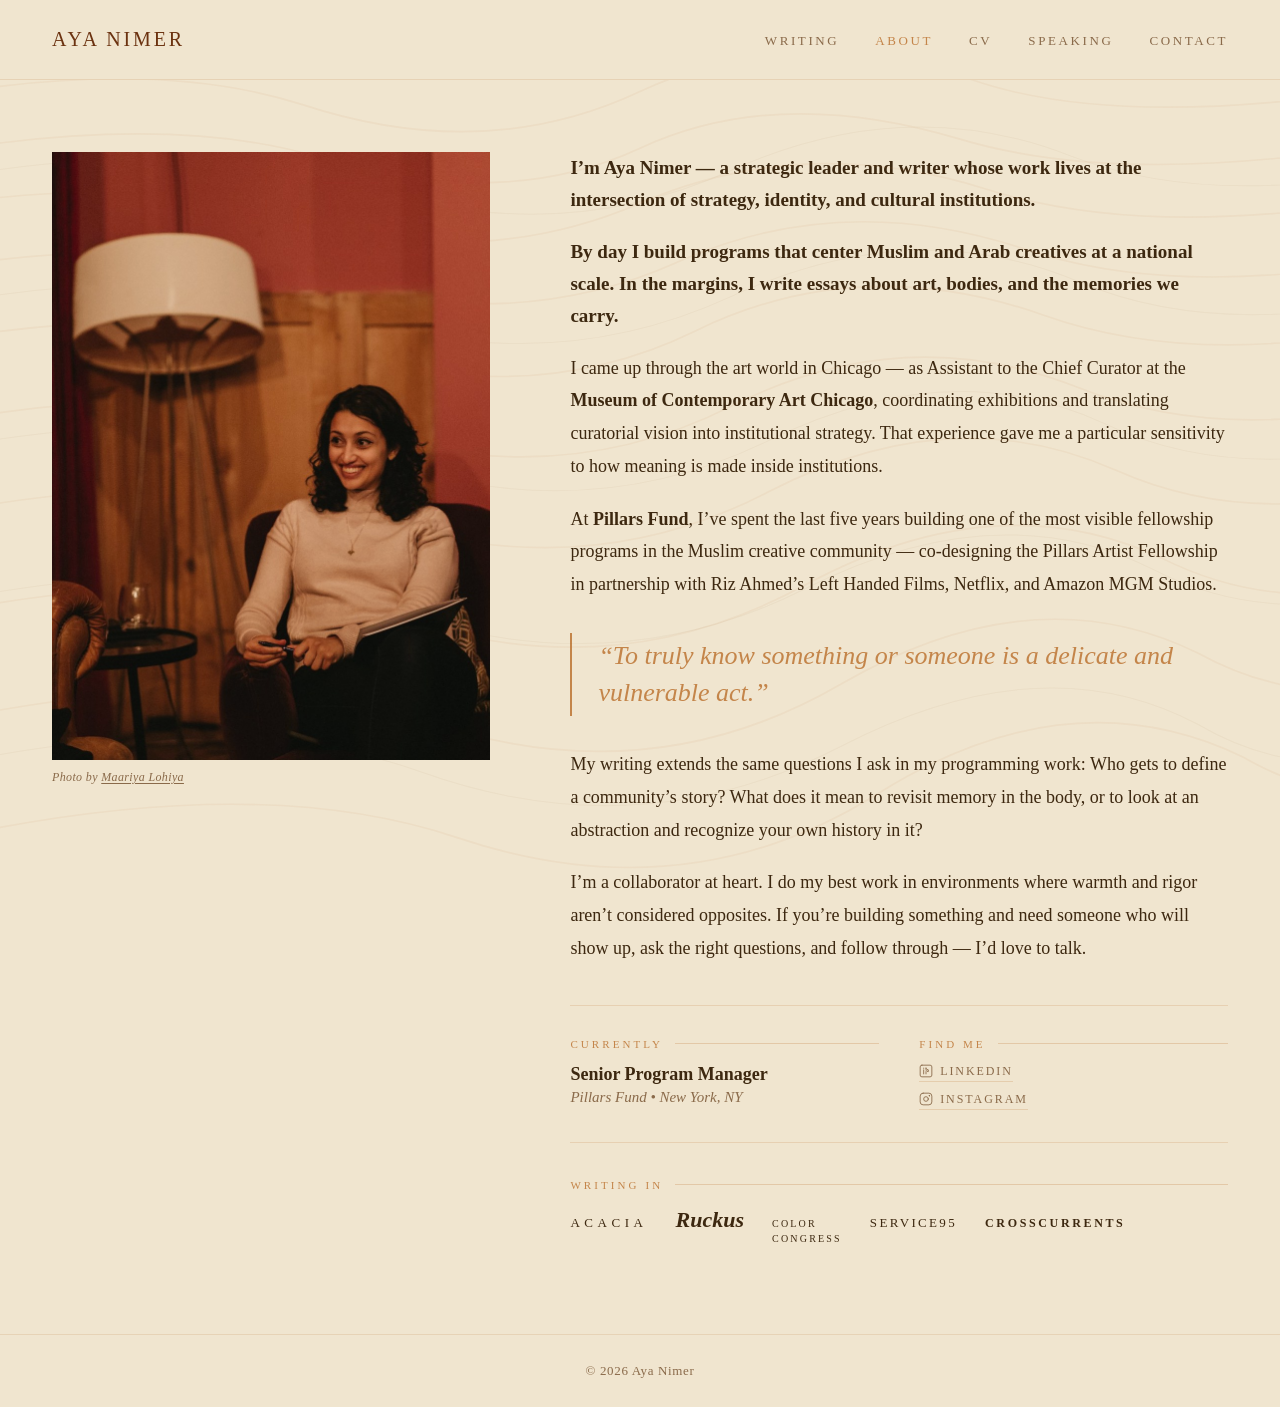
<file: about/index.html>
<!DOCTYPE html>
<html lang="en">
<head>
<meta charset="UTF-8">
<meta name="viewport" content="width=device-width, initial-scale=1.0">
<title>About — Aya Nimer</title>
  <meta name="title" content="About — Aya Nimer">
  <meta name="description" content="Aya Nimer is a strategic leader and writer at the intersection of cultural strategy, Arab identity, and contemporary arts.">
  <meta name="keywords" content="Aya Nimer, strategist, essayist, cultural strategy, Arab identity, Muslim creatives, Pillars Fund, art criticism, contemporary art">
  <meta name="author" content="Aya Nimer">
  <meta name="robots" content="index, follow">
  <meta http-equiv="Content-Security-Policy" content="default-src 'self'; style-src 'self' 'unsafe-inline' https://fonts.googleapis.com; font-src 'self' https://fonts.gstatic.com; script-src 'self' 'unsafe-inline'; img-src 'self' data: https:; connect-src https://formspree.io; frame-ancestors 'none';">
  <meta http-equiv="X-Frame-Options" content="DENY">
  <meta name="referrer" content="strict-origin-when-cross-origin">
  <link rel="icon" href="/favicon.ico" sizes="any">
  <link rel="icon" href="/favicon.svg" type="image/svg+xml">
  <link rel="icon" type="image/png" href="[data-uri]">
  <link rel="canonical" href="https://ayanimer.com/about/">
  <meta property="og:type" content="website">
  <meta property="og:url" content="https://ayanimer.com/about/">
  <meta property="og:title" content="About — Aya Nimer">
  <meta property="og:description" content="Aya Nimer is a strategic leader and writer at the intersection of cultural strategy, Arab identity, and contemporary arts.">
  <meta property="og:site_name" content="Aya Nimer">
  <meta name="twitter:card" content="summary">
  <meta name="twitter:title" content="About — Aya Nimer">
  <meta name="twitter:description" content="Aya Nimer is a strategic leader and writer at the intersection of cultural strategy, Arab identity, and contemporary arts.">
  <script type="application/ld+json">
  {
    "@context": "https://schema.org",
    "@type": "Person",
    "name": "Aya Nimer",
    "url": "https://ayanimer.com",
    "jobTitle": "Senior Program Manager",
    "worksFor": {"@type": "Organization","name": "Pillars Fund"},
    "description": "Strategic leader and writer working at the intersection of cultural strategy, Arab identity, and contemporary arts.",
    "sameAs": ["https://www.linkedin.com/in/ayanimer/","https://www.instagram.com/aonimer/"],
    "knowsAbout": ["Cultural Strategy","Arab Identity","Art Criticism","Essay Writing","Fellowship Design","Muslim Creative Communities"],
    "alumniOf": {"@type": "CollegeOrUniversity","name": "University of Chicago"}
  }
  </script>
<link rel="stylesheet" href="/css/style.css">
<style>
@keyframes loaderFadeIn{from{opacity:0;}to{opacity:1;}}
#loader.hidden{opacity:0;pointer-events:none;}
</style>
</head>
<body>

<!-- Loading screen -->
<div id="loader" style="position:fixed;inset:0;background:#F0E5CF;z-index:9999;display:flex;flex-direction:column;align-items:center;justify-content:center;transition:opacity 0.8s ease;">
  <svg width="80" height="80" viewBox="0 0 80 80" fill="none" xmlns="http://www.w3.org/2000/svg" style="opacity:0;animation:loaderFadeIn 0.6s ease 0.2s forwards;">
    <!-- Loader: 8-pointed star -->
    <polygon points="40,6 46,22 62,16 52,29 66,40 52,51 62,64 46,58 40,74 34,58 18,64 28,51 14,40 28,29 18,16 34,22" fill="none" stroke="#C4854A" stroke-width="1.5" opacity="0.6"/>
    <polygon points="40,14 44,25 55,21 48,30 58,40 48,50 55,59 44,55 40,66 36,55 25,59 32,50 22,40 32,30 25,21 36,25" fill="none" stroke="#D4A853" stroke-width="1" opacity="0.5"/>
    <circle cx="40" cy="40" r="8" fill="none" stroke="#C4854A" stroke-width="1.2" opacity="0.7"/>
    <circle cx="40" cy="40" r="3" fill="#D4A853" opacity="0.8"/>
  </svg>
  <p style="font-family:'EB Garamond',serif;font-size:22px;font-style:italic;color:#8A6A4A;margin-top:20px;opacity:0;animation:loaderFadeIn 0.6s ease 0.5s forwards;letter-spacing:0.04em;">Aya Nimer</p>
</div>

<script>
window.addEventListener('load', function() {
  setTimeout(function() {
    document.getElementById('loader').classList.add('hidden');
    setTimeout(function() {
      document.getElementById('loader').style.display = 'none';
    }, 900);
  }, 600);
});
</script>
<script>
window.addEventListener('load', function() {
  setTimeout(function() {
    document.getElementById('loader').classList.add('hidden');
    setTimeout(function() { document.getElementById('loader').style.display = 'none'; }, 900);
  }, 600);
});
</script>

<nav>
  <a href="/" class="nav-logo">Aya Nimer</a>
  <ul class="nav-links">
    <li><a href="/writing/">Writing</a></li>
    <li><a href="/about/" class="active">About</a></li>
    <li><a href="/cv/">CV</a></li>
    <li><a href="/speaking/">Speaking</a></li>
    <li><a href="/contact/">Contact</a></li>
  </ul>
</nav>

  <div class="about-new">

    <!-- Left: tagline + photo -->
    <div class="about-new-left">
      <div class="about-photo-wrap">
        <img src="[data-uri]" alt="Aya Nimer">
        <p class="about-photo-credit">Photo by <a href="https://www.maarialohiya.com/" target="_blank" rel="noopener noreferrer" style="color:inherit;text-decoration:underline;text-underline-offset:2px;">Maariya Lohiya</a></p>
      </div>
    </div>

    <!-- Right: text -->
    <div class="about-new-right">
      <p class="about-lead">I&#8217;m Aya Nimer &#8212; a strategic leader and writer whose work lives at the intersection of strategy, identity, and cultural institutions.</p>
      <p class="about-lead">By day I build programs that center Muslim and Arab creatives at a national scale. In the margins, I write essays about art, bodies, and the memories we carry.</p>

      <p class="about-body-p">I came up through the art world in Chicago &#8212; as Assistant to the Chief Curator at the <strong>Museum of Contemporary Art Chicago</strong>, coordinating exhibitions and translating curatorial vision into institutional strategy. That experience gave me a particular sensitivity to how meaning is made inside institutions.</p>

      <p class="about-body-p">At <strong>Pillars Fund</strong>, I&#8217;ve spent the last five years building one of the most visible fellowship programs in the Muslim creative community &#8212; co-designing the Pillars Artist Fellowship in partnership with Riz Ahmed&#8217;s Left Handed Films, Netflix, and Amazon MGM Studios.</p>

      <blockquote class="about-quote">&#8220;To truly know something or someone is a delicate and vulnerable act.&#8221;</blockquote>

      <p class="about-body-p">My writing extends the same questions I ask in my programming work: Who gets to define a community&#8217;s story? What does it mean to revisit memory in the body, or to look at an abstraction and recognize your own history in it?</p>

      <p class="about-body-p">I&#8217;m a collaborator at heart. I do my best work in environments where warmth and rigor aren&#8217;t considered opposites. If you&#8217;re building something and need someone who will show up, ask the right questions, and follow through &#8212; I&#8217;d love to talk.</p>

      <!-- Currently + Find me -->
      <div class="about-meta">
        <div>
          <p class="about-meta-label">Currently</p>
          <p class="about-meta-title">Senior Program Manager</p>
          <p class="about-meta-sub">Pillars Fund &bull; New York, NY</p>
        </div>
        <div>
          <p class="about-meta-label">Find me</p>
          <div class="about-social">
            <a href="https://www.linkedin.com/in/ayanimer/" target="_blank" rel="noopener noreferrer" class="about-social-link"><svg width="14" height="14" viewBox="0 0 24 24" fill="none" stroke="currentColor" stroke-width="1.5" stroke-linecap="round" stroke-linejoin="round"><rect x="2" y="2" width="20" height="20" rx="3"/><line x1="8" y1="10" x2="8" y2="17"/><line x1="8" y1="7" x2="8" y2="7.5"/><line x1="12" y1="17" x2="12" y2="13"/><path d="M12 10c0 0 0 3 4 3v-3c-4 0-4-3-4-3z"/></svg> LinkedIn</a>
            <a href="https://www.instagram.com/aonimer/" target="_blank" rel="noopener noreferrer" class="about-social-link"><svg width="14" height="14" viewBox="0 0 24 24" fill="none" stroke="currentColor" stroke-width="1.5" stroke-linecap="round" stroke-linejoin="round"><rect x="2" y="2" width="20" height="20" rx="5"/><circle cx="12" cy="12" r="4"/><circle cx="17.5" cy="6.5" r="0.5" fill="currentColor"/></svg> Instagram</a>
          </div>
        </div>
      </div>

      <!-- Writing in -->
      <div class="about-writing-in">
        <p class="about-meta-label">Writing in</p>
        <div class="about-pubs">
          <span class="pub-acacia">Acacia</span>
          <span class="pub-ruckus">Ruckus</span>
          <span class="pub-colorcongress">Color<br>Congress</span>
          <span class="pub-service95">Service95</span>
          <span class="pub-crosscurrents">CrossCurrents</span>
        </div>
      </div>
    </div>

  </div>

  <footer><p>&#169; 2026 Aya Nimer</p></footer>

</body>
</html>
</file>
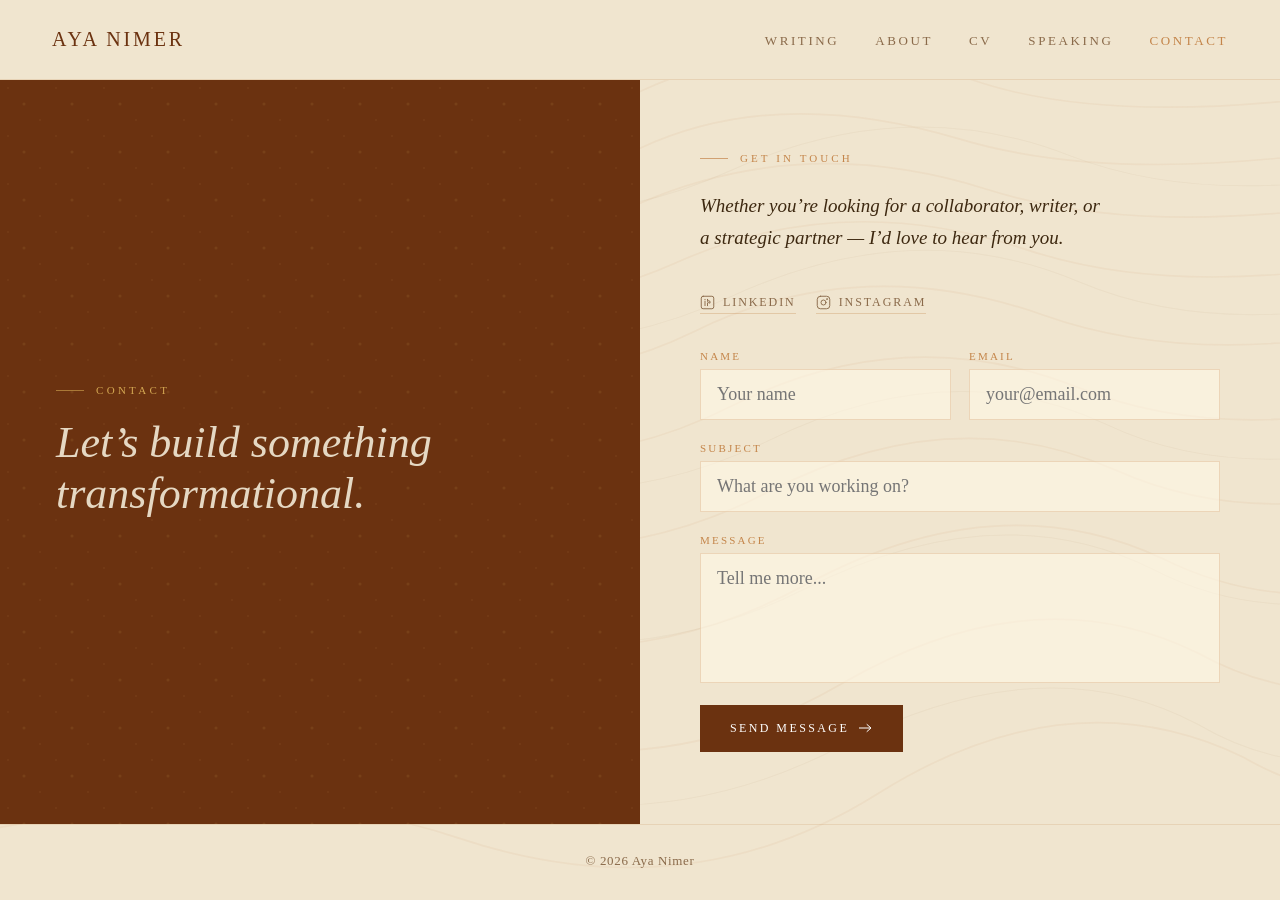
<file: contact/index.html>
<!DOCTYPE html>
<html lang="en">
<head>
<meta charset="UTF-8">
<meta name="viewport" content="width=device-width, initial-scale=1.0">
<title>Contact — Aya Nimer</title>
  <meta name="title" content="Contact — Aya Nimer">
  <meta name="description" content="Get in touch with Aya Nimer — collaborator, critic, and strategic partner in cultural strategy and the arts.">
  <meta name="keywords" content="Aya Nimer, strategist, essayist, cultural strategy, Arab identity, Muslim creatives, Pillars Fund, art criticism, contemporary art">
  <meta name="author" content="Aya Nimer">
  <meta name="robots" content="index, follow">
  <meta http-equiv="Content-Security-Policy" content="default-src 'self'; style-src 'self' 'unsafe-inline' https://fonts.googleapis.com; font-src 'self' https://fonts.gstatic.com; script-src 'self' 'unsafe-inline'; img-src 'self' data: https:; connect-src https://formspree.io; frame-ancestors 'none';">
  <meta http-equiv="X-Frame-Options" content="DENY">
  <meta name="referrer" content="strict-origin-when-cross-origin">
  <link rel="icon" href="/favicon.ico" sizes="any">
  <link rel="icon" href="/favicon.svg" type="image/svg+xml">
  <link rel="icon" type="image/png" href="[data-uri]">
  <link rel="canonical" href="https://ayanimer.com/contact/">

  <meta property="og:type" content="website">
  <meta property="og:url" content="https://ayanimer.com/contact/">
  <meta property="og:title" content="Contact — Aya Nimer">
  <meta property="og:description" content="Get in touch with Aya Nimer — collaborator, critic, and strategic partner in cultural strategy and the arts.">
  <meta property="og:site_name" content="Aya Nimer">

  <meta name="twitter:card" content="summary">
  <meta name="twitter:title" content="Contact — Aya Nimer">
  <meta name="twitter:description" content="Get in touch with Aya Nimer — collaborator, critic, and strategic partner in cultural strategy and the arts.">

  <script type="application/ld+json">
  {
    "@context": "https://schema.org",
    "@type": "Person",
    "name": "Aya Nimer",
    "url": "https://ayanimer.com",
    "jobTitle": "Senior Program Manager",
    "worksFor": {
      "@type": "Organization",
      "name": "Pillars Fund"
    },
    "description": "Strategic leader and writer working at the intersection of cultural strategy, Arab identity, and contemporary arts and culture.",
    "sameAs": [
      "https://www.linkedin.com/in/ayanimer/",
      "https://www.instagram.com/aonimer/"
    ],
    "knowsAbout": ["Cultural Strategy", "Arab Identity", "Art Criticism", "Essay Writing", "Fellowship Design", "Muslim Creative Communities"],
    "alumniOf": {
      "@type": "CollegeOrUniversity",
      "name": "University of Chicago"
    }
  }
  </script>

<link rel="stylesheet" href="/css/style.css">
<style>
@keyframes loaderFadeIn{from{opacity:0;}to{opacity:1;}}
#loader.hidden{opacity:0;pointer-events:none;}
</style>
</head>
<body>

<!-- Loading screen -->
<div id="loader" style="position:fixed;inset:0;background:#F0E5CF;z-index:9999;display:flex;flex-direction:column;align-items:center;justify-content:center;transition:opacity 0.8s ease;">
  <svg width="80" height="80" viewBox="0 0 80 80" fill="none" xmlns="http://www.w3.org/2000/svg" style="opacity:0;animation:loaderFadeIn 0.6s ease 0.2s forwards;">
    <!-- Loader: 8-pointed star -->
    <polygon points="40,6 46,22 62,16 52,29 66,40 52,51 62,64 46,58 40,74 34,58 18,64 28,51 14,40 28,29 18,16 34,22" fill="none" stroke="#C4854A" stroke-width="1.5" opacity="0.6"/>
    <polygon points="40,14 44,25 55,21 48,30 58,40 48,50 55,59 44,55 40,66 36,55 25,59 32,50 22,40 32,30 25,21 36,25" fill="none" stroke="#D4A853" stroke-width="1" opacity="0.5"/>
    <circle cx="40" cy="40" r="8" fill="none" stroke="#C4854A" stroke-width="1.2" opacity="0.7"/>
    <circle cx="40" cy="40" r="3" fill="#D4A853" opacity="0.8"/>
  </svg>
  <p style="font-family:'EB Garamond',serif;font-size:22px;font-style:italic;color:#8A6A4A;margin-top:20px;opacity:0;animation:loaderFadeIn 0.6s ease 0.5s forwards;letter-spacing:0.04em;">Aya Nimer</p>
</div>

<script>
window.addEventListener('load', function() {
  setTimeout(function() {
    document.getElementById('loader').classList.add('hidden');
    setTimeout(function() {
      document.getElementById('loader').style.display = 'none';
    }, 900);
  }, 600);
});
</script>


<nav>
  <a href="/" class="nav-logo">Aya Nimer</a>
  <ul class="nav-links">
    <li><a href="/writing/">Writing</a></li>
    <li><a href="/about/">About</a></li>
    <li><a href="/cv/">CV</a></li>
    <li><a href="/speaking/">Speaking</a></li>
    <li><a href="/contact/" class="active">Contact</a></li>
  </ul>
</nav>

  <div class="contact-page">
    <div class="contact-left">
      <p class="contact-eyebrow">Contact</p>
      <h2 class="contact-pg-headline">Let&#8217;s build something transformational.</h2>
    </div>
    <div class="contact-pg-right">
      <p class="contact-pg-kicker">Get in touch</p>
      <p class="contact-pg-body">Whether you&#8217;re looking for a collaborator, writer, or a strategic partner &#8212; I&#8217;d love to hear from you.</p>

      <!-- Social links -->
      <div style="display:flex;gap:20px;margin-bottom:36px;">
        <a href="https://www.linkedin.com/in/ayanimer/" target="_blank" rel="noopener noreferrer" style="display:inline-flex;align-items:center;gap:8px;font-size:12px;letter-spacing:0.16em;text-transform:uppercase;color:var(--dust);text-decoration:none;padding-bottom:3px;border-bottom:1px solid rgba(196,133,74,0.3);transition:color 0.2s,border-color 0.2s;" onmouseover="this.style.color='#C4854A';this.style.borderColor='#C4854A'" onmouseout="this.style.color='';this.style.borderColor=''">
          <svg width="15" height="15" viewBox="0 0 24 24" fill="none" stroke="currentColor" stroke-width="1.5" stroke-linecap="round" stroke-linejoin="round"><rect x="2" y="2" width="20" height="20" rx="3"/><line x1="8" y1="10" x2="8" y2="17"/><line x1="8" y1="7" x2="8" y2="7.5"/><line x1="12" y1="17" x2="12" y2="13"/><path d="M12 10c0 0 0 3 4 3v-3c-4 0-4-3-4-3z"/></svg>
          LinkedIn
        </a>
        <a href="https://www.instagram.com/aonimer/" target="_blank" rel="noopener noreferrer" style="display:inline-flex;align-items:center;gap:8px;font-size:12px;letter-spacing:0.16em;text-transform:uppercase;color:var(--dust);text-decoration:none;padding-bottom:3px;border-bottom:1px solid rgba(196,133,74,0.3);transition:color 0.2s,border-color 0.2s;" onmouseover="this.style.color='#C4854A';this.style.borderColor='#C4854A'" onmouseout="this.style.color='';this.style.borderColor=''">
          <svg width="15" height="15" viewBox="0 0 24 24" fill="none" stroke="currentColor" stroke-width="1.5" stroke-linecap="round" stroke-linejoin="round"><rect x="2" y="2" width="20" height="20" rx="5"/><circle cx="12" cy="12" r="4"/><circle cx="17.5" cy="6.5" r="0.5" fill="currentColor"/></svg>
          Instagram
        </a>
      </div>

      <form class="contact-form" id="contactForm">
        <input type="text" name="_gotcha" style="display:none" tabindex="-1" autocomplete="off">
        <div class="form-row">
          <div class="form-group"><label for="fname">Name</label><input type="text" id="fname" name="name" placeholder="Your name" required></div>
          <div class="form-group"><label for="femail">Email</label><input type="email" id="femail" name="email" placeholder="your@email.com" required></div>
        </div>
        <div class="form-group"><label for="fsubject">Subject</label><input type="text" id="fsubject" name="subject" placeholder="What are you working on?"></div>
        <div class="form-group"><label for="fmessage">Message</label><textarea id="fmessage" name="message" placeholder="Tell me more..." required></textarea></div>
        <button type="submit" class="form-submit">Send message <svg width="14" height="10" viewBox="0 0 14 10" fill="none"><line x1="0" y1="5" x2="11" y2="5" stroke="currentColor" stroke-width="1"/><path d="M8 1.5 L12 5 L8 8.5" stroke="currentColor" stroke-width="1" fill="none" stroke-linecap="round" stroke-linejoin="round"/></svg></button>
        <p class="form-success" id="formSuccess">Message sent &#8212; I&#8217;ll be in touch soon.</p>
      </form>
    </div>
  </div>
  <footer><p>&#169; 2026 Aya Nimer</p></footer>
</div>


<script>
document.getElementById('contactForm').addEventListener('submit', async function(e) {
  e.preventDefault();
  const btn = this.querySelector('.form-submit');
  const success = document.getElementById('formSuccess');
  const FORM_ID = 'mlgorjgn';
  btn.textContent = 'Sending…';
  btn.disabled = true;
  try {
    const res = await fetch('https://formspree.io/f/' + FORM_ID, {
      method: 'POST',
      body: new FormData(this),
      headers: { Accept: 'application/json' }
    });
    const data = await res.json();
    if (res.ok) {
      this.style.display = 'none';
      success.style.display = 'block';
    } else {
      const msg = data.errors ? data.errors.map(e => e.message).join(', ') : 'Something went wrong.';
      btn.textContent = 'Try again';
      btn.disabled = false;
    }
  } catch (err) {
    btn.textContent = 'Try again';
    btn.disabled = false;
  }
});
</script>
</body>
</html>
</file>
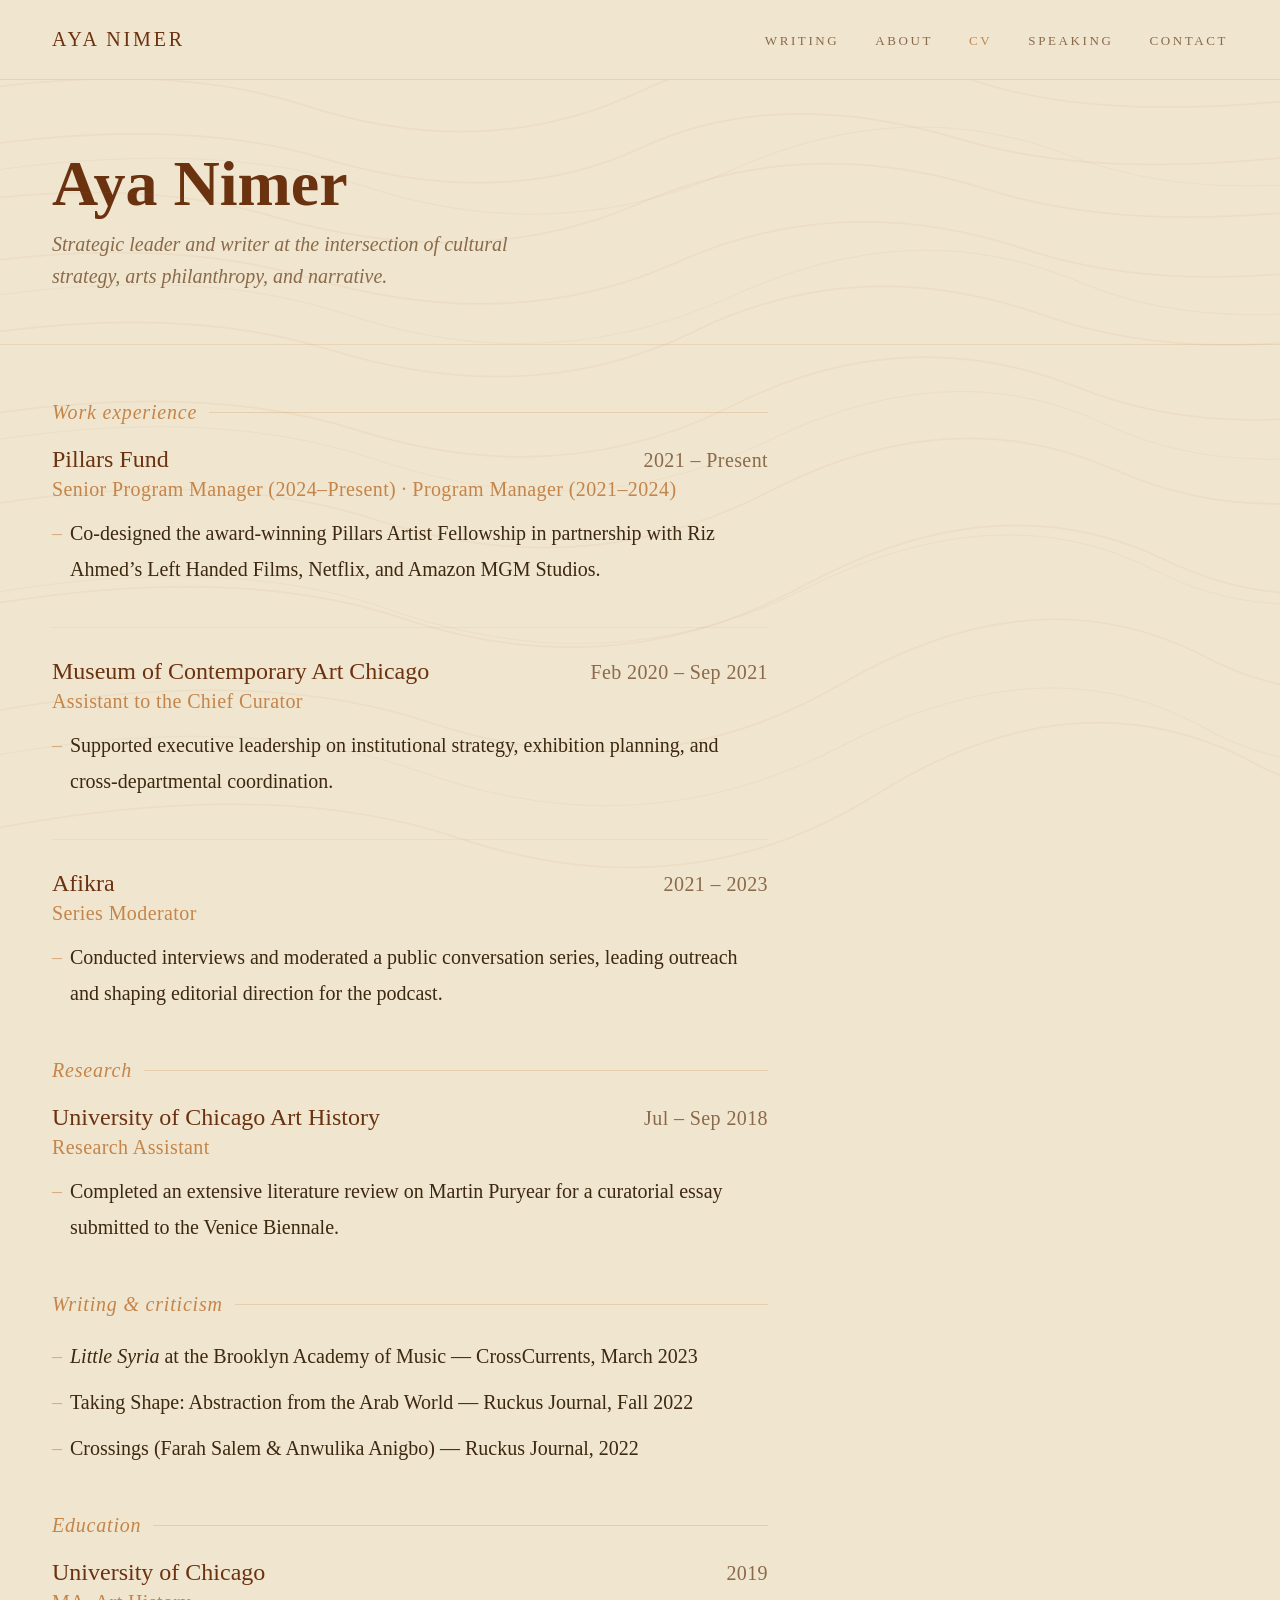
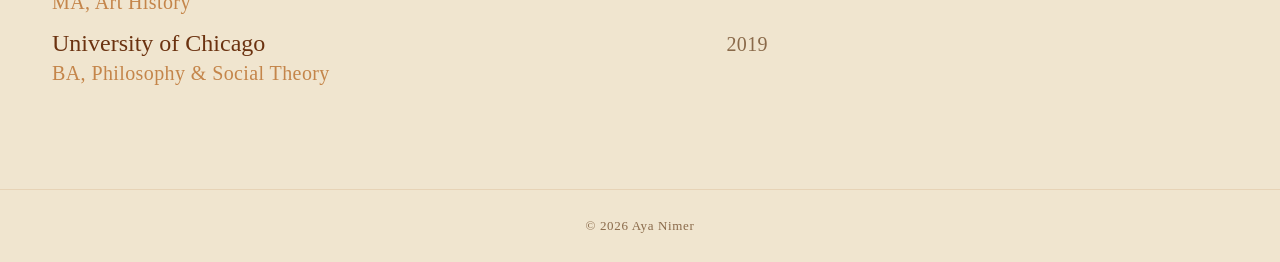
<file: cv/index.html>
<!DOCTYPE html>
<html lang="en">
<head>
<meta charset="UTF-8">
<meta name="viewport" content="width=device-width, initial-scale=1.0">
<title>CV — Aya Nimer</title>
  <meta name="title" content="CV — Aya Nimer">
  <meta name="description" content="Curriculum vitae of Aya Nimer — strategic leader and writer. Senior Program Manager at Pillars Fund, former MCA Chicago. MA Art History, University of Chicago.">
  <meta name="keywords" content="Aya Nimer, strategist, essayist, cultural strategy, Arab identity, Muslim creatives, Pillars Fund, art criticism, contemporary art">
  <meta name="author" content="Aya Nimer">
  <meta name="robots" content="index, follow">
  <meta http-equiv="Content-Security-Policy" content="default-src 'self'; style-src 'self' 'unsafe-inline' https://fonts.googleapis.com; font-src 'self' https://fonts.gstatic.com; script-src 'self' 'unsafe-inline'; img-src 'self' data: https:; connect-src https://formspree.io; frame-ancestors 'none';">
  <meta http-equiv="X-Frame-Options" content="DENY">
  <meta name="referrer" content="strict-origin-when-cross-origin">
  <link rel="icon" href="/favicon.ico" sizes="any">
  <link rel="icon" href="/favicon.svg" type="image/svg+xml">
  <link rel="icon" type="image/png" href="[data-uri]">
  <link rel="canonical" href="https://ayanimer.com/cv/">

  <meta property="og:type" content="website">
  <meta property="og:url" content="https://ayanimer.com/cv/">
  <meta property="og:title" content="CV — Aya Nimer">
  <meta property="og:description" content="Curriculum vitae of Aya Nimer — strategic leader and writer. Senior Program Manager at Pillars Fund, former MCA Chicago. MA Art History, University of Chicago.">
  <meta property="og:site_name" content="Aya Nimer">

  <meta name="twitter:card" content="summary">
  <meta name="twitter:title" content="CV — Aya Nimer">
  <meta name="twitter:description" content="Curriculum vitae of Aya Nimer — strategic leader and writer. Senior Program Manager at Pillars Fund, former MCA Chicago. MA Art History, University of Chicago.">

  <script type="application/ld+json">
  {
    "@context": "https://schema.org",
    "@type": "Person",
    "name": "Aya Nimer",
    "url": "https://ayanimer.com",
    "jobTitle": "Senior Program Manager",
    "worksFor": {
      "@type": "Organization",
      "name": "Pillars Fund"
    },
    "description": "Strategic leader and writer working at the intersection of cultural strategy, Arab identity, and contemporary arts and culture.",
    "sameAs": [
      "https://www.linkedin.com/in/ayanimer/",
      "https://www.instagram.com/aonimer/"
    ],
    "knowsAbout": ["Cultural Strategy", "Arab Identity", "Art Criticism", "Essay Writing", "Fellowship Design", "Muslim Creative Communities"],
    "alumniOf": {
      "@type": "CollegeOrUniversity",
      "name": "University of Chicago"
    }
  }
  </script>

<link rel="stylesheet" href="/css/style.css">
<style>
@keyframes loaderFadeIn{from{opacity:0;}to{opacity:1;}}
#loader.hidden{opacity:0;pointer-events:none;}
</style>
</head>
<body>

<!-- Loading screen -->
<div id="loader" style="position:fixed;inset:0;background:#F0E5CF;z-index:9999;display:flex;flex-direction:column;align-items:center;justify-content:center;transition:opacity 0.8s ease;">
  <svg width="80" height="80" viewBox="0 0 80 80" fill="none" xmlns="http://www.w3.org/2000/svg" style="opacity:0;animation:loaderFadeIn 0.6s ease 0.2s forwards;">
    <!-- Loader: 8-pointed star -->
    <polygon points="40,6 46,22 62,16 52,29 66,40 52,51 62,64 46,58 40,74 34,58 18,64 28,51 14,40 28,29 18,16 34,22" fill="none" stroke="#C4854A" stroke-width="1.5" opacity="0.6"/>
    <polygon points="40,14 44,25 55,21 48,30 58,40 48,50 55,59 44,55 40,66 36,55 25,59 32,50 22,40 32,30 25,21 36,25" fill="none" stroke="#D4A853" stroke-width="1" opacity="0.5"/>
    <circle cx="40" cy="40" r="8" fill="none" stroke="#C4854A" stroke-width="1.2" opacity="0.7"/>
    <circle cx="40" cy="40" r="3" fill="#D4A853" opacity="0.8"/>
  </svg>
  <p style="font-family:'EB Garamond',serif;font-size:22px;font-style:italic;color:#8A6A4A;margin-top:20px;opacity:0;animation:loaderFadeIn 0.6s ease 0.5s forwards;letter-spacing:0.04em;">Aya Nimer</p>
</div>

<script>
window.addEventListener('load', function() {
  setTimeout(function() {
    document.getElementById('loader').classList.add('hidden');
    setTimeout(function() {
      document.getElementById('loader').style.display = 'none';
    }, 900);
  }, 600);
});
</script>


<nav>
  <a href="/" class="nav-logo">Aya Nimer</a>
  <ul class="nav-links">
    <li><a href="/writing/">Writing</a></li>
    <li><a href="/about/">About</a></li>
    <li><a href="/cv/" class="active">CV</a></li>
    <li><a href="/speaking/">Speaking</a></li>
    <li><a href="/contact/">Contact</a></li>
  </ul>
</nav>

  <div class="cv-header">
    <div><h2 class="cv-name">Aya Nimer</h2><p class="cv-tagline">Strategic leader and writer at the intersection of cultural strategy, arts philanthropy, and narrative.</p></div>
    
  </div>
  <div class="cv-body">
    <div>
      <div class="cv-section">
        <p class="cv-section-label">Work experience</p>
        <div class="cv-role">
          <div class="cv-role-header"><span class="cv-org">Pillars Fund</span><span class="cv-dates">2021 &#8211; Present</span></div>
          <p class="cv-title">Senior Program Manager (2024&#8211;Present) &middot; Program Manager (2021&#8211;2024)</p>
          <ul class="cv-bullets">
            <li>Co-designed the award-winning Pillars Artist Fellowship in partnership with Riz Ahmed&#8217;s Left Handed Films, Netflix, and Amazon MGM Studios.</li>
          </ul>
        </div>
        <div class="cv-role">
          <div class="cv-role-header"><span class="cv-org">Museum of Contemporary Art Chicago</span><span class="cv-dates">Feb 2020 &#8211; Sep 2021</span></div>
          <p class="cv-title">Assistant to the Chief Curator</p>
          <ul class="cv-bullets">
            <li>Supported executive leadership on institutional strategy, exhibition planning, and cross-departmental coordination.</li>
          </ul>
        </div>
        <div class="cv-role">
          <div class="cv-role-header"><span class="cv-org">Afikra</span><span class="cv-dates">2021 &#8211; 2023</span></div>
          <p class="cv-title">Series Moderator</p>
          <ul class="cv-bullets"><li>Conducted interviews and moderated a public conversation series, leading outreach and shaping editorial direction for the podcast.</li></ul>
        </div>
      </div>
      <div class="cv-section">
        <p class="cv-section-label">Research</p>
        <div class="cv-role">
          <div class="cv-role-header"><span class="cv-org">University of Chicago Art History</span><span class="cv-dates">Jul &#8211; Sep 2018</span></div>
          <p class="cv-title">Research Assistant</p>
          <ul class="cv-bullets"><li>Completed an extensive literature review on Martin Puryear for a curatorial essay submitted to the Venice Biennale.</li></ul>
        </div>
      </div>
      <div class="cv-section">
        <p class="cv-section-label">Writing &amp; criticism</p>
        <div class="cv-role" style="border-bottom:none;padding-bottom:0;">
          <ul class="cv-bullets">
            <li><em>Little Syria</em> at the Brooklyn Academy of Music &#8212; CrossCurrents, March 2023</li>
            <li>Taking Shape: Abstraction from the Arab World &#8212; Ruckus Journal, Fall 2022</li>
            <li>Crossings (Farah Salem &amp; Anwulika Anigbo) &#8212; Ruckus Journal, 2022</li>
          </ul>
        </div>
      </div>
      <div class="cv-section">
        <p class="cv-section-label">Education</p>
        <div class="cv-role" style="border-bottom:none;padding-bottom:0;">
          <div class="cv-role-header"><span class="cv-org">University of Chicago</span><span class="cv-dates">2019</span></div>
          <p class="cv-title">MA, Art History</p>
          <div class="cv-role-header" style="margin-top:16px;"><span class="cv-org">University of Chicago</span><span class="cv-dates">2019</span></div>
          <p class="cv-title">BA, Philosophy &amp; Social Theory</p>
        </div>
      </div>
    </div>
  </div>
  <footer><p>&#169; 2026 Aya Nimer</p></footer>

</body>
</html>
</file>
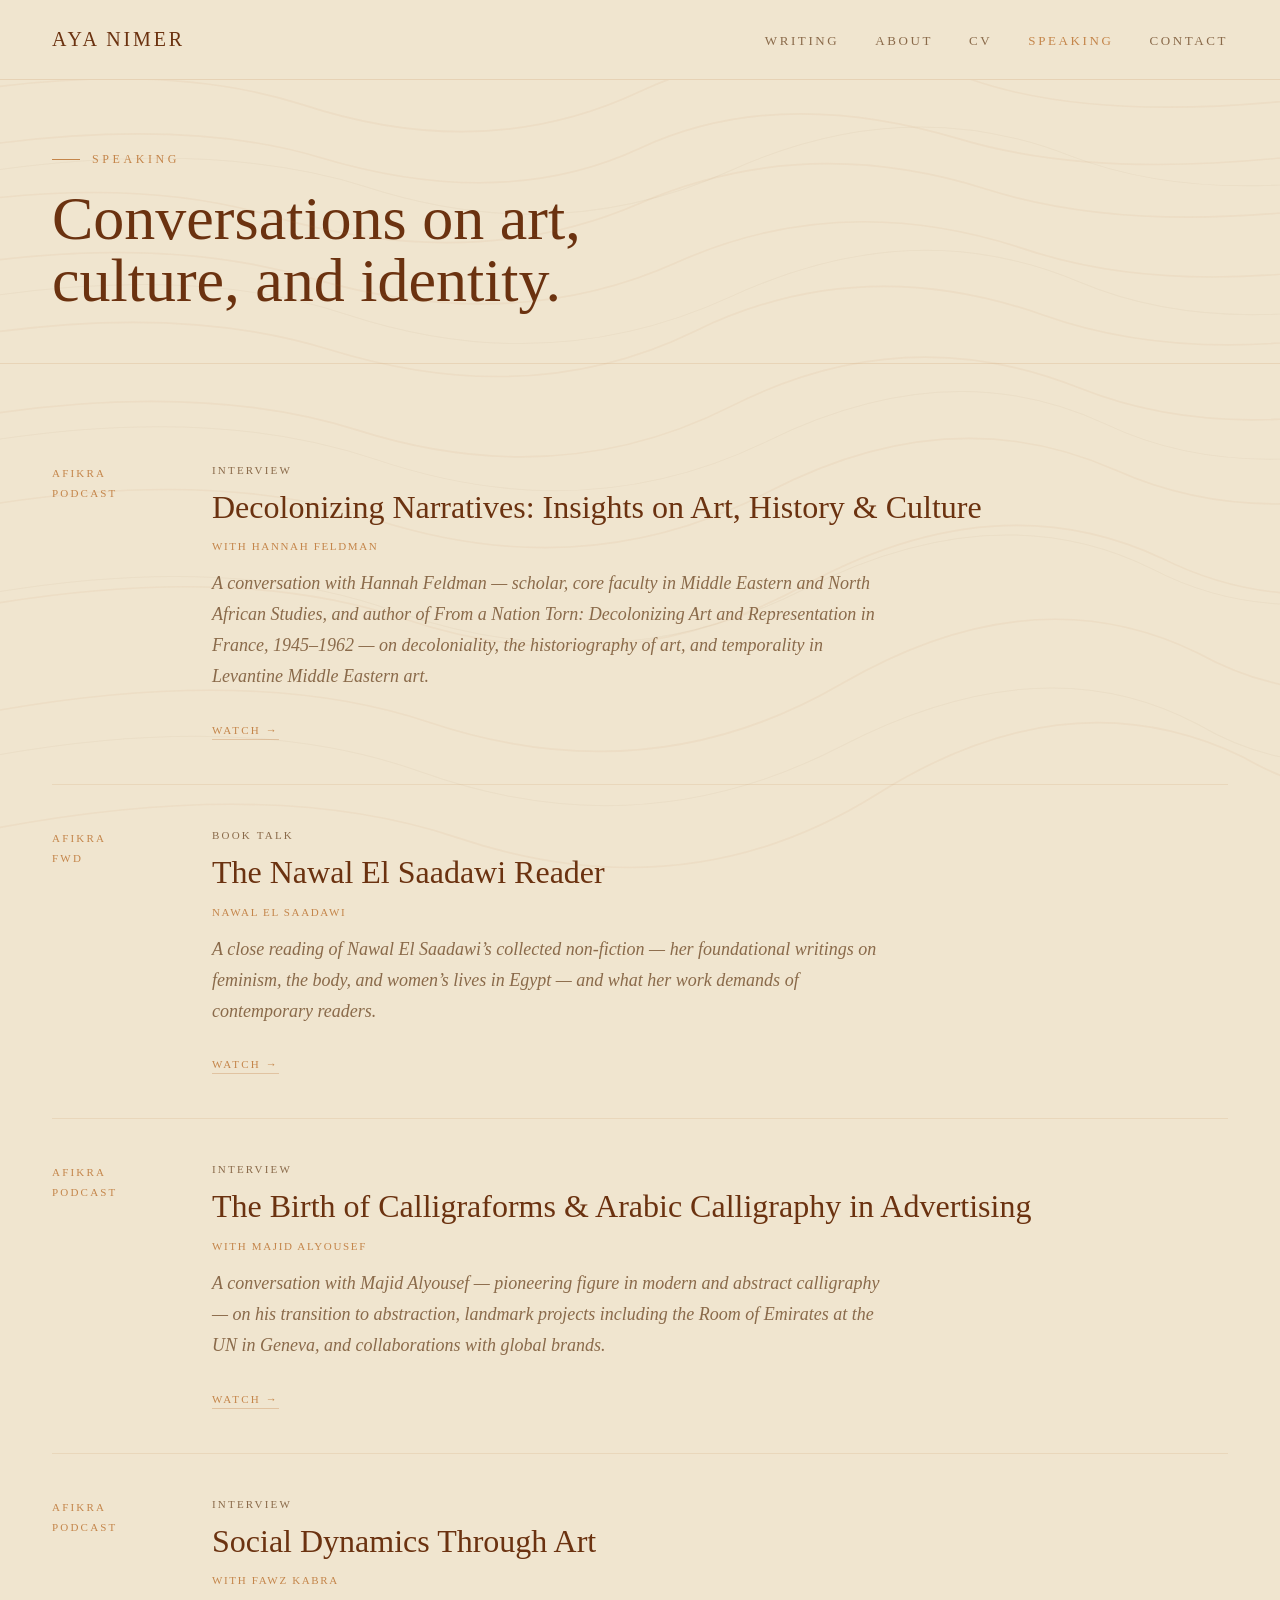
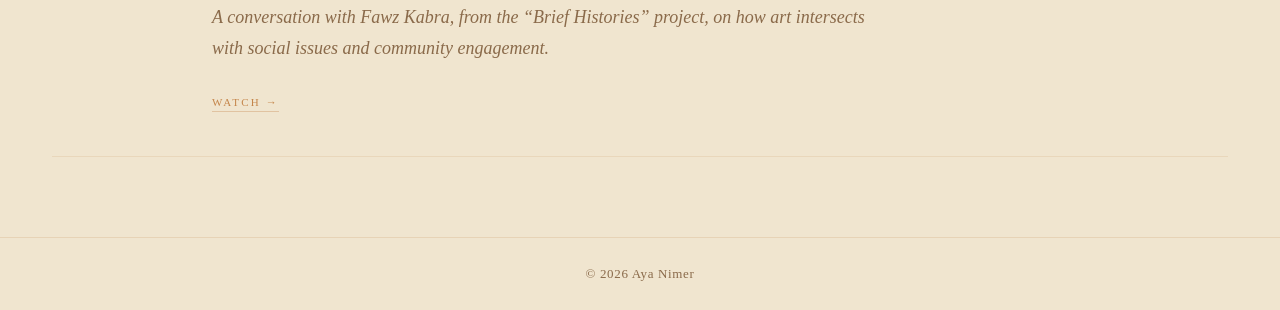
<file: speaking/index.html>
<!DOCTYPE html>
<html lang="en">
<head>
<meta charset="UTF-8">
<meta name="viewport" content="width=device-width, initial-scale=1.0">
<title>Speaking — Aya Nimer</title>
  <meta name="title" content="Speaking — Aya Nimer">
  <meta name="description" content="Aya Nimer speaks on Arab cultural identity, Muslim creative communities, art criticism, and the institutions that shape whose stories get told.">
  <meta name="keywords" content="Aya Nimer, strategist, essayist, cultural strategy, Arab identity, Muslim creatives, Pillars Fund, art criticism, contemporary art">
  <meta name="author" content="Aya Nimer">
  <meta name="robots" content="index, follow">
  <meta http-equiv="Content-Security-Policy" content="default-src 'self'; style-src 'self' 'unsafe-inline' https://fonts.googleapis.com; font-src 'self' https://fonts.gstatic.com; script-src 'self' 'unsafe-inline'; img-src 'self' data: https:; connect-src https://formspree.io; frame-ancestors 'none';">
  <meta http-equiv="X-Frame-Options" content="DENY">
  <meta name="referrer" content="strict-origin-when-cross-origin">
  <link rel="icon" href="/favicon.ico" sizes="any">
  <link rel="icon" href="/favicon.svg" type="image/svg+xml">
  <link rel="icon" type="image/png" href="[data-uri]">
  <link rel="canonical" href="https://ayanimer.com/speaking/">
  <meta property="og:type" content="website">
  <meta property="og:url" content="https://ayanimer.com/speaking/">
  <meta property="og:title" content="Speaking — Aya Nimer">
  <meta property="og:description" content="Aya Nimer speaks on Arab cultural identity, Muslim creative communities, art criticism, and the institutions that shape whose stories get told.">
  <meta property="og:site_name" content="Aya Nimer">
  <meta name="twitter:card" content="summary">
  <meta name="twitter:title" content="Speaking — Aya Nimer">
  <meta name="twitter:description" content="Aya Nimer speaks on Arab cultural identity, Muslim creative communities, art criticism, and the institutions that shape whose stories get told.">
  <script type="application/ld+json">
  {
    "@context": "https://schema.org",
    "@type": "Person",
    "name": "Aya Nimer",
    "url": "https://ayanimer.com",
    "jobTitle": "Senior Program Manager",
    "worksFor": {"@type": "Organization","name": "Pillars Fund"},
    "description": "Strategic leader and writer working at the intersection of cultural strategy, Arab identity, and contemporary arts.",
    "sameAs": ["https://www.linkedin.com/in/ayanimer/","https://www.instagram.com/aonimer/"],
    "knowsAbout": ["Cultural Strategy","Arab Identity","Art Criticism","Essay Writing","Fellowship Design","Muslim Creative Communities"],
    "alumniOf": {"@type": "CollegeOrUniversity","name": "University of Chicago"}
  }
  </script>
<link rel="stylesheet" href="/css/style.css">
<style>
@keyframes loaderFadeIn{from{opacity:0;}to{opacity:1;}}
#loader.hidden{opacity:0;pointer-events:none;}
</style>
</head>
<body>

<!-- Loading screen -->
<div id="loader" style="position:fixed;inset:0;background:#F0E5CF;z-index:9999;display:flex;flex-direction:column;align-items:center;justify-content:center;transition:opacity 0.8s ease;">
  <svg width="80" height="80" viewBox="0 0 80 80" fill="none" xmlns="http://www.w3.org/2000/svg" style="opacity:0;animation:loaderFadeIn 0.6s ease 0.2s forwards;">
    <!-- Loader: 8-pointed star -->
    <polygon points="40,6 46,22 62,16 52,29 66,40 52,51 62,64 46,58 40,74 34,58 18,64 28,51 14,40 28,29 18,16 34,22" fill="none" stroke="#C4854A" stroke-width="1.5" opacity="0.6"/>
    <polygon points="40,14 44,25 55,21 48,30 58,40 48,50 55,59 44,55 40,66 36,55 25,59 32,50 22,40 32,30 25,21 36,25" fill="none" stroke="#D4A853" stroke-width="1" opacity="0.5"/>
    <circle cx="40" cy="40" r="8" fill="none" stroke="#C4854A" stroke-width="1.2" opacity="0.7"/>
    <circle cx="40" cy="40" r="3" fill="#D4A853" opacity="0.8"/>
  </svg>
  <p style="font-family:'EB Garamond',serif;font-size:22px;font-style:italic;color:#8A6A4A;margin-top:20px;opacity:0;animation:loaderFadeIn 0.6s ease 0.5s forwards;letter-spacing:0.04em;">Aya Nimer</p>
</div>

<script>
window.addEventListener('load', function() {
  setTimeout(function() {
    document.getElementById('loader').classList.add('hidden');
    setTimeout(function() {
      document.getElementById('loader').style.display = 'none';
    }, 900);
  }, 600);
});
</script>
<script>
window.addEventListener('load', function() {
  setTimeout(function() {
    document.getElementById('loader').classList.add('hidden');
    setTimeout(function() { document.getElementById('loader').style.display = 'none'; }, 900);
  }, 600);
});
</script>

<nav>
  <a href="/" class="nav-logo">Aya Nimer</a>
  <ul class="nav-links">
    <li><a href="/writing/">Writing</a></li>
    <li><a href="/about/">About</a></li>
    <li><a href="/cv/">CV</a></li>
    <li><a href="/speaking/" class="active">Speaking</a></li>
    <li><a href="/contact/">Contact</a></li>
  </ul>
</nav>


  <!-- Header -->
  <div style="padding:72px 52px 52px;border-bottom:1px solid rgba(196,133,74,0.18);">
    <p style="font-size:12px;letter-spacing:0.3em;text-transform:uppercase;color:var(--canyon);margin-bottom:20px;display:flex;align-items:center;gap:12px;">
      <span style="width:28px;height:1px;background:var(--canyon);display:inline-block;"></span>Speaking
    </p>
    <h2 style="font-family:'Cormorant Garamond',serif;font-size:62px;font-weight:300;line-height:1.0;color:var(--brick);max-width:700px;">Conversations on art,<br>culture, and identity.</h2>
  </div>

  <!-- Talks -->
  <div class="talk-grid" style="padding:56px 52px 80px;">

    <!-- Talk 1 -->
    <div style="display:grid;grid-template-columns:120px 1fr;gap:40px;padding:44px 0;border-bottom:1px solid rgba(196,133,74,0.15);align-items:start;">
      <div>
        <p style="font-size:11px;letter-spacing:0.2em;text-transform:uppercase;color:var(--canyon);line-height:1.8;">afikra<br>podcast</p>
      </div>
      <div>
        <p style="font-size:11px;letter-spacing:0.2em;text-transform:uppercase;color:var(--dust);margin-bottom:12px;">Interview</p>
        <h3 style="font-family:'Cormorant Garamond',serif;font-size:32px;font-weight:400;color:var(--brick);line-height:1.2;margin-bottom:14px;">Decolonizing Narratives: Insights on Art, History &amp; Culture</h3>
        <p style="font-size:11px;letter-spacing:0.15em;text-transform:uppercase;color:var(--canyon);margin-bottom:16px;">with Hannah Feldman</p>
        <p style="font-size:18px;font-style:italic;color:var(--dust);line-height:1.72;max-width:680px;margin-bottom:28px;">A conversation with Hannah Feldman &#8212; scholar, core faculty in Middle Eastern and North African Studies, and author of <em>From a Nation Torn: Decolonizing Art and Representation in France, 1945&#8211;1962</em> &#8212; on decoloniality, the historiography of art, and temporality in Levantine Middle Eastern art.</p>
        <a href="https://www.youtube.com/watch?v=EvRrDrd6pRg" target="_blank" rel="noopener noreferrer" style="display:inline-flex;align-items:center;gap:8px;font-size:11px;letter-spacing:0.2em;text-transform:uppercase;color:var(--canyon);text-decoration:none;border-bottom:1px solid rgba(196,133,74,0.35);padding-bottom:3px;transition:gap 0.3s;" onmouseover="this.style.gap='14px'" onmouseout="this.style.gap='8px'">
          Watch &#8594;
        </a>
      </div>
    </div>

    <!-- Talk 2 -->
    <div style="display:grid;grid-template-columns:120px 1fr;gap:40px;padding:44px 0;border-bottom:1px solid rgba(196,133,74,0.15);align-items:start;">
      <div>
        <p style="font-size:11px;letter-spacing:0.2em;text-transform:uppercase;color:var(--canyon);line-height:1.8;">afikra<br>FWD</p>
      </div>
      <div>
        <p style="font-size:11px;letter-spacing:0.2em;text-transform:uppercase;color:var(--dust);margin-bottom:12px;">Book Talk</p>
        <h3 style="font-family:'Cormorant Garamond',serif;font-size:32px;font-weight:400;color:var(--brick);line-height:1.2;margin-bottom:14px;">The Nawal El Saadawi Reader</h3>
        <p style="font-size:11px;letter-spacing:0.15em;text-transform:uppercase;color:var(--canyon);margin-bottom:16px;">Nawal El Saadawi</p>
        <p style="font-size:18px;font-style:italic;color:var(--dust);line-height:1.72;max-width:680px;margin-bottom:28px;">A close reading of Nawal El Saadawi&#8217;s collected non-fiction &#8212; her foundational writings on feminism, the body, and women&#8217;s lives in Egypt &#8212; and what her work demands of contemporary readers.</p>
        <a href="https://www.youtube.com/watch?v=JoFjrcWow3c&t=430s" target="_blank" rel="noopener noreferrer" style="display:inline-flex;align-items:center;gap:8px;font-size:11px;letter-spacing:0.2em;text-transform:uppercase;color:var(--canyon);text-decoration:none;border-bottom:1px solid rgba(196,133,74,0.35);padding-bottom:3px;transition:gap 0.3s;" onmouseover="this.style.gap='14px'" onmouseout="this.style.gap='8px'">
          Watch &#8594;
        </a>
      </div>
    </div>

    <!-- Talk 3 -->
    <div style="display:grid;grid-template-columns:120px 1fr;gap:40px;padding:44px 0;border-bottom:1px solid rgba(196,133,74,0.15);align-items:start;">
      <div>
        <p style="font-size:11px;letter-spacing:0.2em;text-transform:uppercase;color:var(--canyon);line-height:1.8;">afikra<br>podcast</p>
      </div>
      <div>
        <p style="font-size:11px;letter-spacing:0.2em;text-transform:uppercase;color:var(--dust);margin-bottom:12px;">Interview</p>
        <h3 style="font-family:'Cormorant Garamond',serif;font-size:32px;font-weight:400;color:var(--brick);line-height:1.2;margin-bottom:14px;">The Birth of Calligraforms &amp; Arabic Calligraphy in Advertising</h3>
        <p style="font-size:11px;letter-spacing:0.15em;text-transform:uppercase;color:var(--canyon);margin-bottom:16px;">with Majid Alyousef</p>
        <p style="font-size:18px;font-style:italic;color:var(--dust);line-height:1.72;max-width:680px;margin-bottom:28px;">A conversation with Majid Alyousef &#8212; pioneering figure in modern and abstract calligraphy &#8212; on his transition to abstraction, landmark projects including the Room of Emirates at the UN in Geneva, and collaborations with global brands.</p>
        <a href="https://www.youtube.com/watch?v=fNwWso3oVS8&t=1289s" target="_blank" rel="noopener noreferrer" style="display:inline-flex;align-items:center;gap:8px;font-size:11px;letter-spacing:0.2em;text-transform:uppercase;color:var(--canyon);text-decoration:none;border-bottom:1px solid rgba(196,133,74,0.35);padding-bottom:3px;transition:gap 0.3s;" onmouseover="this.style.gap='14px'" onmouseout="this.style.gap='8px'">
          Watch &#8594;
        </a>
      </div>
    </div>

    <!-- Talk 4 -->
    <div style="display:grid;grid-template-columns:120px 1fr;gap:40px;padding:44px 0;border-bottom:1px solid rgba(196,133,74,0.15);align-items:start;">
      <div>
        <p style="font-size:11px;letter-spacing:0.2em;text-transform:uppercase;color:var(--canyon);line-height:1.8;">afikra<br>podcast</p>
      </div>
      <div>
        <p style="font-size:11px;letter-spacing:0.2em;text-transform:uppercase;color:var(--dust);margin-bottom:12px;">Interview</p>
        <h3 style="font-family:'Cormorant Garamond',serif;font-size:32px;font-weight:400;color:var(--brick);line-height:1.2;margin-bottom:14px;">Social Dynamics Through Art</h3>
        <p style="font-size:11px;letter-spacing:0.15em;text-transform:uppercase;color:var(--canyon);margin-bottom:16px;">with Fawz Kabra</p>
        <p style="font-size:18px;font-style:italic;color:var(--dust);line-height:1.72;max-width:680px;margin-bottom:28px;">A conversation with Fawz Kabra, from the &#8220;Brief Histories&#8221; project, on how art intersects with social issues and community engagement.</p>
        <a href="https://www.youtube.com/watch?v=9fUj6nOAVa4&t=2s" target="_blank" rel="noopener noreferrer" style="display:inline-flex;align-items:center;gap:8px;font-size:11px;letter-spacing:0.2em;text-transform:uppercase;color:var(--canyon);text-decoration:none;border-bottom:1px solid rgba(196,133,74,0.35);padding-bottom:3px;transition:gap 0.3s;" onmouseover="this.style.gap='14px'" onmouseout="this.style.gap='8px'">
          Watch &#8594;
        </a>
      </div>
    </div>

  </div>

  <footer><p>&#169; 2026 Aya Nimer</p></footer>

</body>
</html>
</file>
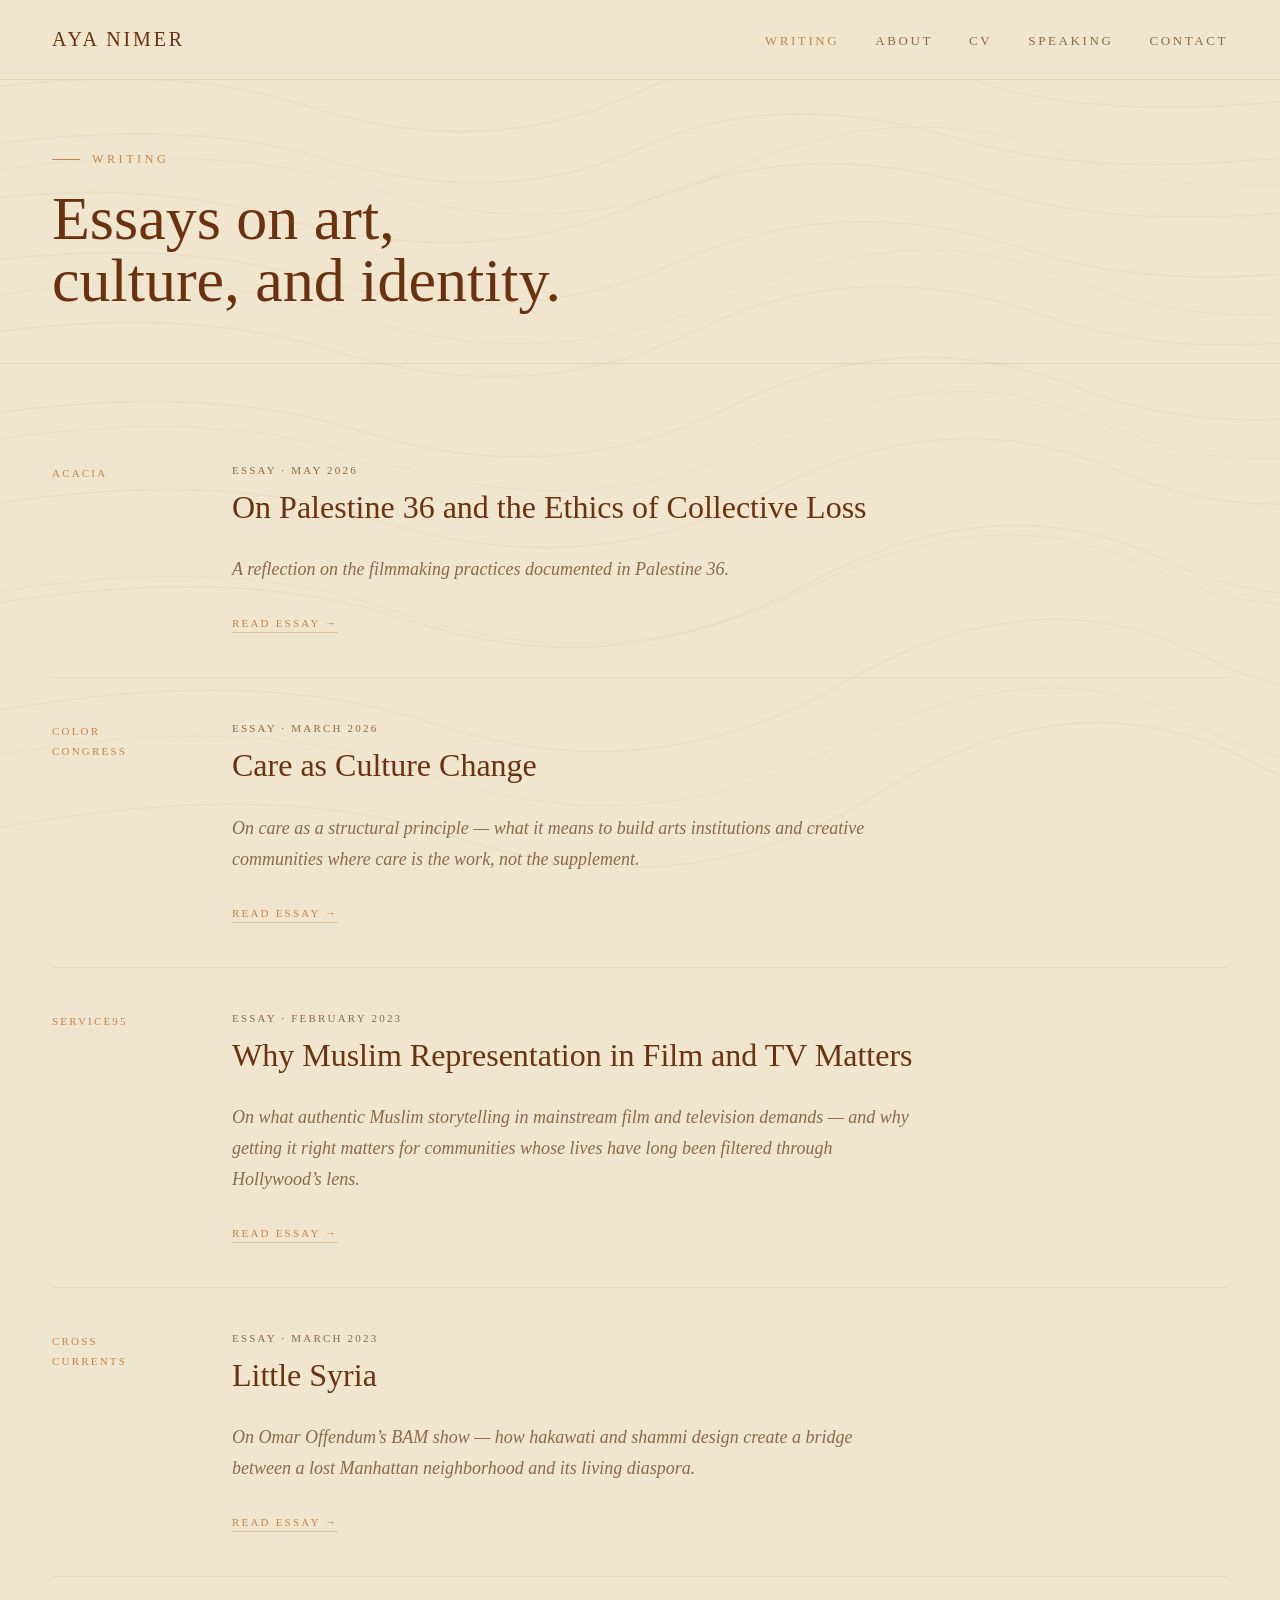
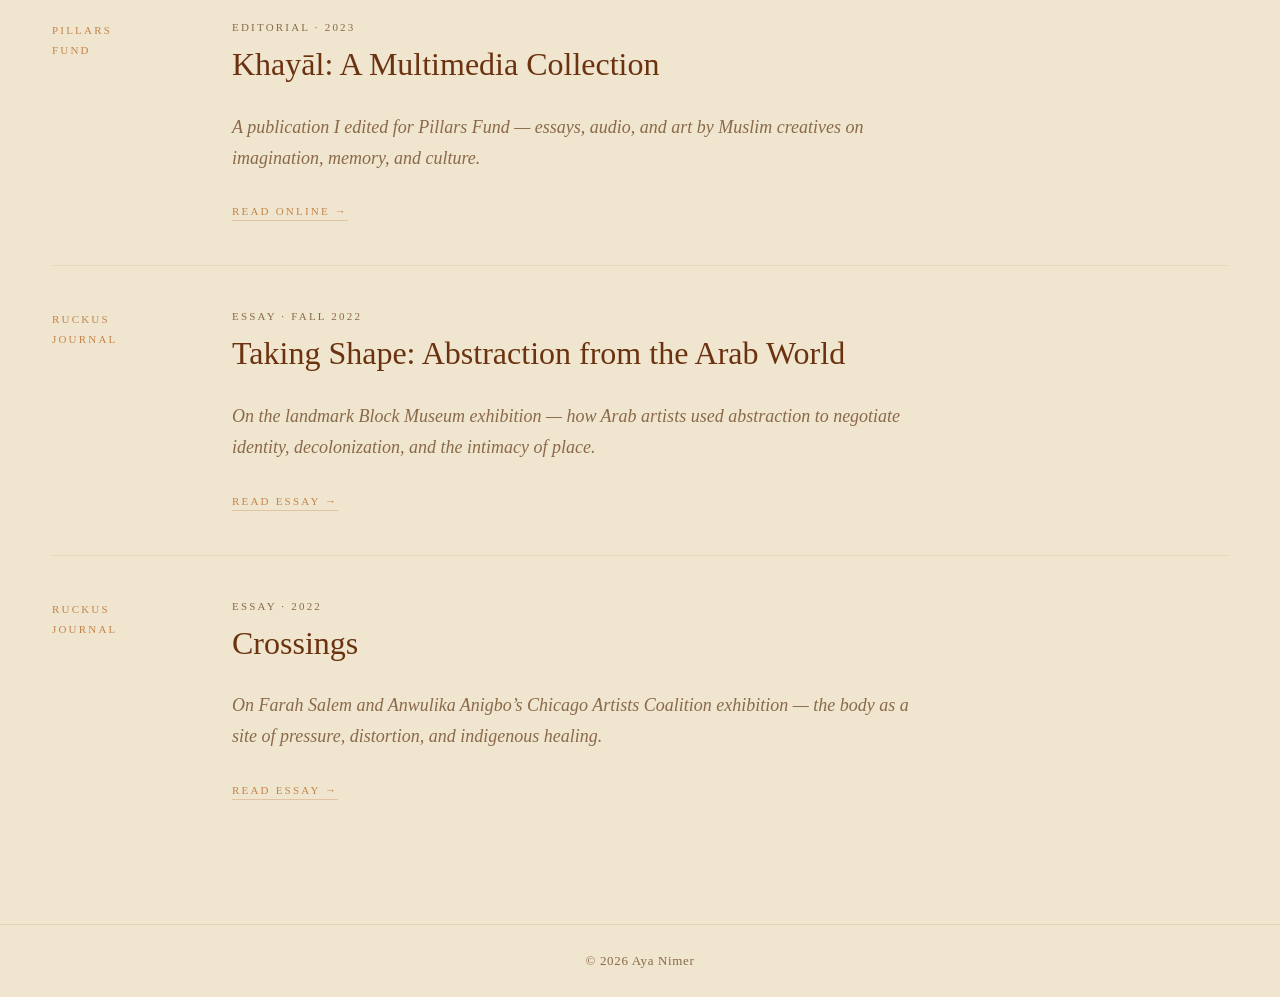
<file: writing/index.html>
<!DOCTYPE html>
<html lang="en">
<head>
<meta charset="UTF-8">
<meta name="viewport" content="width=device-width, initial-scale=1.0">
<title>Writing — Aya Nimer</title>
  <meta name="title" content="Writing — Aya Nimer">
  <meta name="description" content="Essays and criticism on contemporary arts and culture by Aya Nimer. Published in CrossCurrents, Ruckus Journal, Pillars Fund, Color Congress, and Service95.">
  <meta name="keywords" content="Aya Nimer, strategist, essayist, cultural strategy, Arab identity, Muslim creatives, Pillars Fund, art criticism, contemporary art">
  <meta name="author" content="Aya Nimer">
  <meta name="robots" content="index, follow">
  <meta http-equiv="Content-Security-Policy" content="default-src 'self'; style-src 'self' 'unsafe-inline' https://fonts.googleapis.com; font-src 'self' https://fonts.gstatic.com; script-src 'self' 'unsafe-inline'; img-src 'self' data: https:; connect-src https://formspree.io; frame-ancestors 'none';">
  <meta http-equiv="X-Frame-Options" content="DENY">
  <meta name="referrer" content="strict-origin-when-cross-origin">
  <link rel="icon" href="/favicon.ico" sizes="any">
  <link rel="icon" href="/favicon.svg" type="image/svg+xml">
  <link rel="canonical" href="https://ayanimer.com/writing/">
  <meta property="og:type" content="website">
  <meta property="og:url" content="https://ayanimer.com/writing/">
  <meta property="og:title" content="Writing — Aya Nimer">
  <meta property="og:description" content="Essays and criticism on contemporary arts and culture by Aya Nimer.">
  <meta property="og:site_name" content="Aya Nimer">
  <meta name="twitter:card" content="summary">
  <meta name="twitter:title" content="Writing — Aya Nimer">
  <meta name="twitter:description" content="Essays and criticism on contemporary arts and culture by Aya Nimer.">
  <script type="application/ld+json">
  {
    "@context": "https://schema.org",
    "@type": "Person",
    "name": "Aya Nimer",
    "url": "https://ayanimer.com",
    "jobTitle": "Senior Program Manager",
    "worksFor": {"@type": "Organization","name": "Pillars Fund"},
    "description": "Strategic leader and writer working at the intersection of cultural strategy, Arab identity, and contemporary arts.",
    "sameAs": ["https://www.linkedin.com/in/ayanimer/","https://www.instagram.com/aonimer/"],
    "knowsAbout": ["Cultural Strategy","Arab Identity","Art Criticism","Essay Writing","Fellowship Design","Muslim Creative Communities"],
    "alumniOf": {"@type": "CollegeOrUniversity","name": "University of Chicago"}
  }
  </script>
<link rel="stylesheet" href="/css/style.css">
<style>
@keyframes loaderFadeIn{from{opacity:0;}to{opacity:1;}}
#loader.hidden{opacity:0;pointer-events:none;}
</style>
</head>
<body>

<!-- Loading screen -->
<div id="loader" style="position:fixed;inset:0;background:#F0E5CF;z-index:9999;display:flex;flex-direction:column;align-items:center;justify-content:center;transition:opacity 0.8s ease;">
  <svg width="80" height="80" viewBox="0 0 80 80" fill="none" xmlns="http://www.w3.org/2000/svg" style="opacity:0;animation:loaderFadeIn 0.6s ease 0.2s forwards;">
    <polygon points="40,6 46,22 62,16 52,29 66,40 52,51 62,64 46,58 40,74 34,58 18,64 28,51 14,40 28,29 18,16 34,22" fill="none" stroke="#C4854A" stroke-width="1.5" opacity="0.6"/>
    <polygon points="40,14 44,25 55,21 48,30 58,40 48,50 55,59 44,55 40,66 36,55 25,59 32,50 22,40 32,30 25,21 36,25" fill="none" stroke="#D4A853" stroke-width="1" opacity="0.5"/>
    <circle cx="40" cy="40" r="8" fill="none" stroke="#C4854A" stroke-width="1.2" opacity="0.7"/>
    <circle cx="40" cy="40" r="3" fill="#D4A853" opacity="0.8"/>
  </svg>
  <p style="font-family:'EB Garamond',serif;font-size:22px;font-style:italic;color:#8A6A4A;margin-top:20px;opacity:0;animation:loaderFadeIn 0.6s ease 0.5s forwards;letter-spacing:0.04em;">Aya Nimer</p>
</div>
<script>
window.addEventListener('load', function() {
  setTimeout(function() {
    document.getElementById('loader').classList.add('hidden');
    setTimeout(function() { document.getElementById('loader').style.display = 'none'; }, 900);
  }, 600);
});
</script>

<nav>
  <a href="/" class="nav-logo">Aya Nimer</a>
  <ul class="nav-links">
    <li><a href="/writing/" class="active">Writing</a></li>
    <li><a href="/about/">About</a></li>
    <li><a href="/cv/">CV</a></li>
    <li><a href="/speaking/">Speaking</a></li>
    <li><a href="/contact/">Contact</a></li>
  </ul>
</nav>

  <!-- Header -->
  <div style="padding:72px 52px 52px;border-bottom:1px solid rgba(196,133,74,0.18);">
    <p style="font-size:12px;letter-spacing:0.3em;text-transform:uppercase;color:var(--canyon);margin-bottom:20px;display:flex;align-items:center;gap:12px;">
      <span style="width:28px;height:1px;background:var(--canyon);display:inline-block;"></span>Writing
    </p>
    <h2 style="font-family:'Cormorant Garamond',serif;font-size:62px;font-weight:300;line-height:1.0;color:var(--brick);max-width:700px;">Essays on art,<br>culture, and identity.</h2>
  </div>

  <!-- Essays -->
  <div style="padding:56px 52px 80px;">

    <!-- On Palestine 36 -->
    <div style="display:grid;grid-template-columns:140px 1fr;gap:40px;padding:44px 0;border-bottom:1px solid rgba(196,133,74,0.15);align-items:start;">
      <div>
        <p style="font-size:11px;letter-spacing:0.2em;text-transform:uppercase;color:var(--canyon);line-height:1.8;">Acacia</p>
      </div>
      <div>
        <p style="font-size:11px;letter-spacing:0.2em;text-transform:uppercase;color:var(--dust);margin-bottom:12px;">Essay &middot; May 2026</p>
        <h3 style="font-family:'Cormorant Garamond',serif;font-size:32px;font-weight:400;color:var(--brick);line-height:1.2;margin-bottom:28px;">On Palestine 36 and the Ethics of Collective Loss</h3>
        <p style="font-size:18px;font-style:italic;color:var(--dust);line-height:1.72;max-width:680px;margin-bottom:28px;">A reflection on the filmmaking practices documented in Palestine 36.</p>
        <a href="https://www.acaciamag.com/web/on-palestine-36-and-the-ethics-of-collective-loss" target="_blank" rel="noopener noreferrer" style="display:inline-flex;align-items:center;gap:8px;font-size:11px;letter-spacing:0.2em;text-transform:uppercase;color:var(--canyon);text-decoration:none;border-bottom:1px solid rgba(196,133,74,0.35);padding-bottom:3px;transition:gap 0.3s;" onmouseover="this.style.gap='14px'" onmouseout="this.style.gap='8px'">
          Read essay &#8594;
        </a>
      </div>
    </div>

    <!-- Care as Culture Change -->
    <div style="display:grid;grid-template-columns:140px 1fr;gap:40px;padding:44px 0;border-bottom:1px solid rgba(196,133,74,0.15);align-items:start;">
      <div>
        <p style="font-size:11px;letter-spacing:0.2em;text-transform:uppercase;color:var(--canyon);line-height:1.8;">Color<br>Congress</p>
      </div>
      <div>
        <p style="font-size:11px;letter-spacing:0.2em;text-transform:uppercase;color:var(--dust);margin-bottom:12px;">Essay &middot; March 2026</p>
        <h3 style="font-family:'Cormorant Garamond',serif;font-size:32px;font-weight:400;color:var(--brick);line-height:1.2;margin-bottom:28px;">Care as Culture Change</h3>
        <p style="font-size:18px;font-style:italic;color:var(--dust);line-height:1.72;max-width:680px;margin-bottom:28px;">On care as a structural principle &#8212; what it means to build arts institutions and creative communities where care is the work, not the supplement.</p>
        <a href="https://medium.com/@colorcongress/care-as-culture-change-e79c829ed6e5" target="_blank" rel="noopener noreferrer" style="display:inline-flex;align-items:center;gap:8px;font-size:11px;letter-spacing:0.2em;text-transform:uppercase;color:var(--canyon);text-decoration:none;border-bottom:1px solid rgba(196,133,74,0.35);padding-bottom:3px;transition:gap 0.3s;" onmouseover="this.style.gap='14px'" onmouseout="this.style.gap='8px'">
          Read essay &#8594;
        </a>
      </div>
    </div>

    <!-- Why Muslim Representation -->
    <div style="display:grid;grid-template-columns:140px 1fr;gap:40px;padding:44px 0;border-bottom:1px solid rgba(196,133,74,0.15);align-items:start;">
      <div>
        <p style="font-size:11px;letter-spacing:0.2em;text-transform:uppercase;color:var(--canyon);line-height:1.8;">Service95</p>
      </div>
      <div>
        <p style="font-size:11px;letter-spacing:0.2em;text-transform:uppercase;color:var(--dust);margin-bottom:12px;">Essay &middot; February 2023</p>
        <h3 style="font-family:'Cormorant Garamond',serif;font-size:32px;font-weight:400;color:var(--brick);line-height:1.2;margin-bottom:28px;">Why Muslim Representation in Film and TV Matters</h3>
        <p style="font-size:18px;font-style:italic;color:var(--dust);line-height:1.72;max-width:680px;margin-bottom:28px;">On what authentic Muslim storytelling in mainstream film and television demands &#8212; and why getting it right matters for communities whose lives have long been filtered through Hollywood&#8217;s lens.</p>
        <a href="https://www.service95.com/why-muslim-representation-in-film-and-tv-matters" target="_blank" rel="noopener noreferrer" style="display:inline-flex;align-items:center;gap:8px;font-size:11px;letter-spacing:0.2em;text-transform:uppercase;color:var(--canyon);text-decoration:none;border-bottom:1px solid rgba(196,133,74,0.35);padding-bottom:3px;transition:gap 0.3s;" onmouseover="this.style.gap='14px'" onmouseout="this.style.gap='8px'">
          Read essay &#8594;
        </a>
      </div>
    </div>

    <!-- Little Syria -->
    <div style="display:grid;grid-template-columns:140px 1fr;gap:40px;padding:44px 0;border-bottom:1px solid rgba(196,133,74,0.15);align-items:start;">
      <div>
        <p style="font-size:11px;letter-spacing:0.2em;text-transform:uppercase;color:var(--canyon);line-height:1.8;">Cross<br>Currents</p>
      </div>
      <div>
        <p style="font-size:11px;letter-spacing:0.2em;text-transform:uppercase;color:var(--dust);margin-bottom:12px;">Essay &middot; March 2023</p>
        <h3 style="font-family:'Cormorant Garamond',serif;font-size:32px;font-weight:400;color:var(--brick);line-height:1.2;margin-bottom:28px;">Little Syria</h3>
        <p style="font-size:18px;font-style:italic;color:var(--dust);line-height:1.72;max-width:680px;margin-bottom:28px;">On Omar Offendum&#8217;s BAM show &#8212; how hakawati and shammi design create a bridge between a lost Manhattan neighborhood and its living diaspora.</p>
        <a href="https://muse.jhu.edu/article/886058" target="_blank" rel="noopener noreferrer" style="display:inline-flex;align-items:center;gap:8px;font-size:11px;letter-spacing:0.2em;text-transform:uppercase;color:var(--canyon);text-decoration:none;border-bottom:1px solid rgba(196,133,74,0.35);padding-bottom:3px;transition:gap 0.3s;" onmouseover="this.style.gap='14px'" onmouseout="this.style.gap='8px'">
          Read essay &#8594;
        </a>
      </div>
    </div>

    <!-- Khayal -->
    <div style="display:grid;grid-template-columns:140px 1fr;gap:40px;padding:44px 0;border-bottom:1px solid rgba(196,133,74,0.15);align-items:start;">
      <div>
        <p style="font-size:11px;letter-spacing:0.2em;text-transform:uppercase;color:var(--canyon);line-height:1.8;">Pillars<br>Fund</p>
      </div>
      <div>
        <p style="font-size:11px;letter-spacing:0.2em;text-transform:uppercase;color:var(--dust);margin-bottom:12px;">Editorial &middot; 2023</p>
        <h3 style="font-family:'Cormorant Garamond',serif;font-size:32px;font-weight:400;color:var(--brick);line-height:1.2;margin-bottom:28px;">Khay&#257;l: A Multimedia Collection</h3>
        <p style="font-size:18px;font-style:italic;color:var(--dust);line-height:1.72;max-width:680px;margin-bottom:28px;">A publication I edited for Pillars Fund &#8212; essays, audio, and art by Muslim creatives on imagination, memory, and culture.</p>
        <a href="https://drive.google.com/file/d/17d9DXfNMVJkaT7rUma5-0aMJO0f1y_1t/view?usp=sharing" target="_blank" rel="noopener noreferrer" style="display:inline-flex;align-items:center;gap:8px;font-size:11px;letter-spacing:0.2em;text-transform:uppercase;color:var(--canyon);text-decoration:none;border-bottom:1px solid rgba(196,133,74,0.35);padding-bottom:3px;transition:gap 0.3s;" onmouseover="this.style.gap='14px'" onmouseout="this.style.gap='8px'">
          Read online &#8594;
        </a>
      </div>
    </div>

    <!-- Taking Shape -->
    <div style="display:grid;grid-template-columns:140px 1fr;gap:40px;padding:44px 0;border-bottom:1px solid rgba(196,133,74,0.15);align-items:start;">
      <div>
        <p style="font-size:11px;letter-spacing:0.2em;text-transform:uppercase;color:var(--canyon);line-height:1.8;">Ruckus<br>Journal</p>
      </div>
      <div>
        <p style="font-size:11px;letter-spacing:0.2em;text-transform:uppercase;color:var(--dust);margin-bottom:12px;">Essay &middot; Fall 2022</p>
        <h3 style="font-family:'Cormorant Garamond',serif;font-size:32px;font-weight:400;color:var(--brick);line-height:1.2;margin-bottom:28px;">Taking Shape: Abstraction from the Arab World</h3>
        <p style="font-size:18px;font-style:italic;color:var(--dust);line-height:1.72;max-width:680px;margin-bottom:28px;">On the landmark Block Museum exhibition &#8212; how Arab artists used abstraction to negotiate identity, decolonization, and the intimacy of place.</p>
        <a href="https://ruckusjournal.org/Taking-Shape-Abstraction-from-the-Arab-World" target="_blank" rel="noopener noreferrer" style="display:inline-flex;align-items:center;gap:8px;font-size:11px;letter-spacing:0.2em;text-transform:uppercase;color:var(--canyon);text-decoration:none;border-bottom:1px solid rgba(196,133,74,0.35);padding-bottom:3px;transition:gap 0.3s;" onmouseover="this.style.gap='14px'" onmouseout="this.style.gap='8px'">
          Read essay &#8594;
        </a>
      </div>
    </div>

    <!-- Crossings -->
    <div style="display:grid;grid-template-columns:140px 1fr;gap:40px;padding:44px 0;align-items:start;">
      <div>
        <p style="font-size:11px;letter-spacing:0.2em;text-transform:uppercase;color:var(--canyon);line-height:1.8;">Ruckus<br>Journal</p>
      </div>
      <div>
        <p style="font-size:11px;letter-spacing:0.2em;text-transform:uppercase;color:var(--dust);margin-bottom:12px;">Essay &middot; 2022</p>
        <h3 style="font-family:'Cormorant Garamond',serif;font-size:32px;font-weight:400;color:var(--brick);line-height:1.2;margin-bottom:28px;">Crossings</h3>
        <p style="font-size:18px;font-style:italic;color:var(--dust);line-height:1.72;max-width:680px;margin-bottom:28px;">On Farah Salem and Anwulika Anigbo&#8217;s Chicago Artists Coalition exhibition &#8212; the body as a site of pressure, distortion, and indigenous healing.</p>
        <a href="https://ruckus.cargo.site/Crossings" target="_blank" rel="noopener noreferrer" style="display:inline-flex;align-items:center;gap:8px;font-size:11px;letter-spacing:0.2em;text-transform:uppercase;color:var(--canyon);text-decoration:none;border-bottom:1px solid rgba(196,133,74,0.35);padding-bottom:3px;transition:gap 0.3s;" onmouseover="this.style.gap='14px'" onmouseout="this.style.gap='8px'">
          Read essay &#8594;
        </a>
      </div>
    </div>

  </div>

  <footer><p>&#169; 2026 Aya Nimer</p></footer>

</body>
</html>
</file>
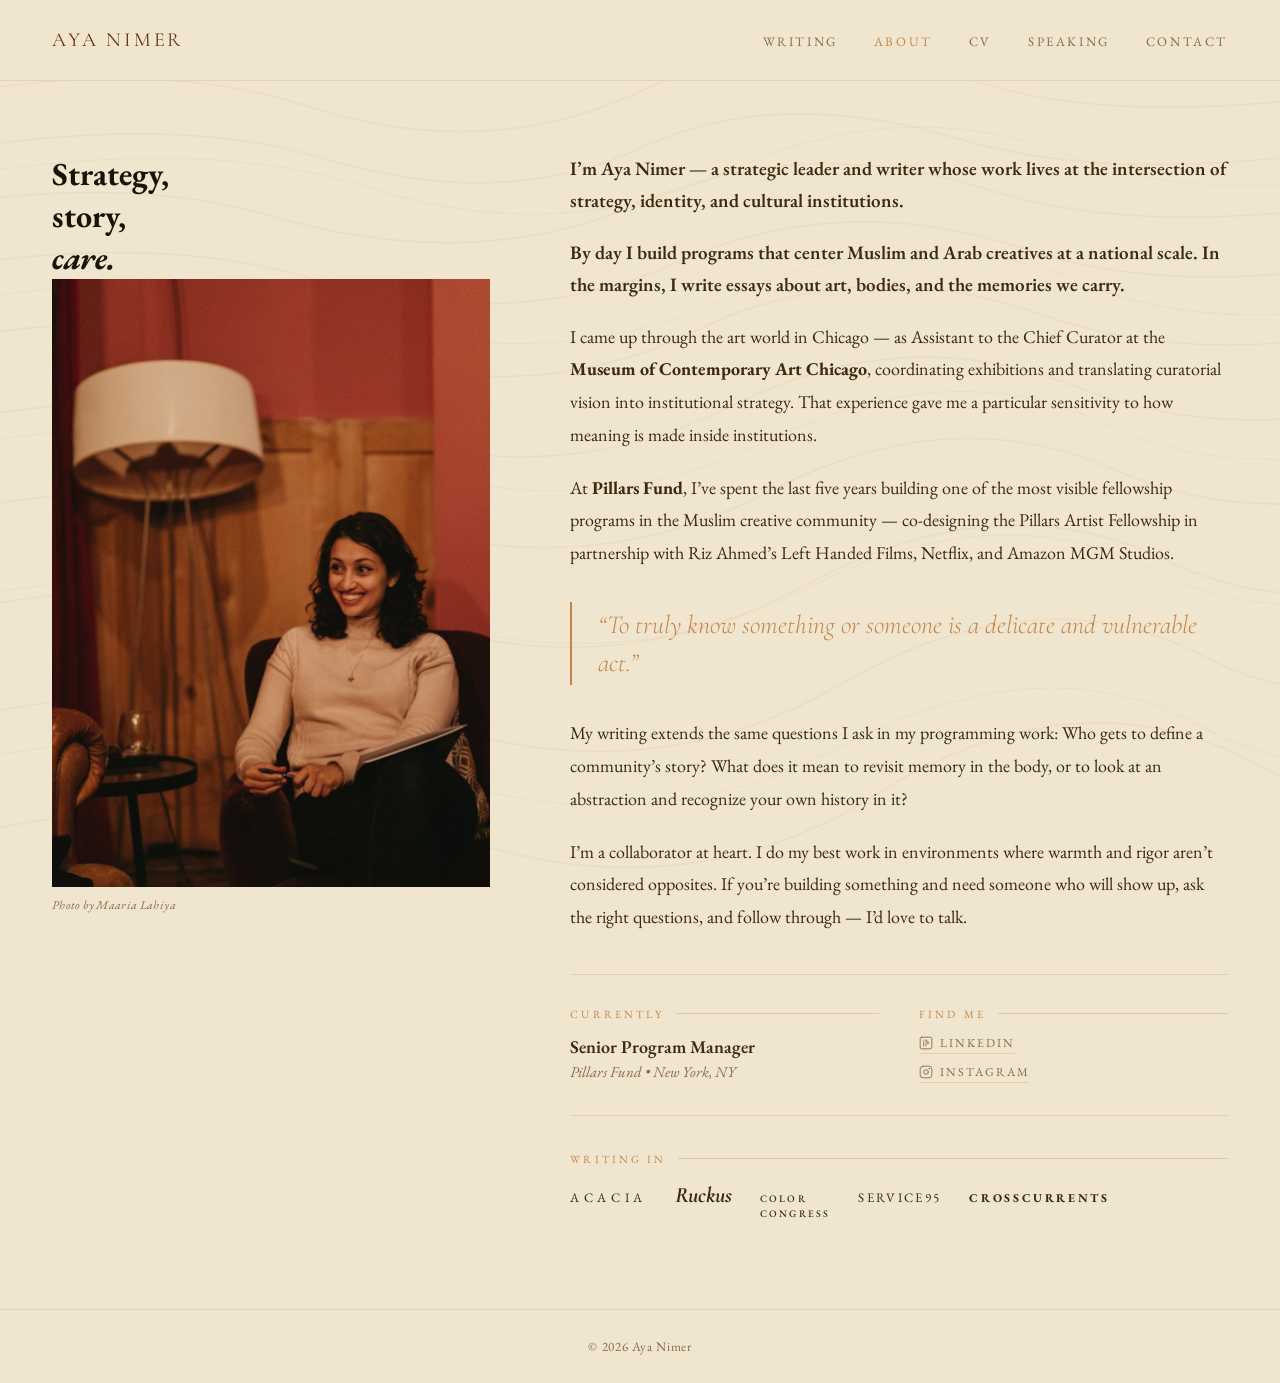
<file: about.html>
<!DOCTYPE html>
<html lang="en">
<head>
<meta charset="UTF-8">
<meta name="viewport" content="width=device-width, initial-scale=1.0">
<title>About — Aya Nimer</title>
  <meta name="title" content="About — Aya Nimer">
  <meta name="description" content="Aya Nimer is a strategic leader and writer at the intersection of cultural strategy, Arab identity, and contemporary arts.">
  <meta name="keywords" content="Aya Nimer, strategist, essayist, cultural strategy, Arab identity, Muslim creatives, Pillars Fund, art criticism, contemporary art">
  <meta name="author" content="Aya Nimer">
  <meta name="robots" content="index, follow">
  <link rel="canonical" href="https://ayanimer.com/about.html">
  <meta property="og:type" content="website">
  <meta property="og:url" content="https://ayanimer.com/about.html">
  <meta property="og:title" content="About — Aya Nimer">
  <meta property="og:description" content="Aya Nimer is a strategic leader and writer at the intersection of cultural strategy, Arab identity, and contemporary arts.">
  <meta property="og:site_name" content="Aya Nimer">
  <meta name="twitter:card" content="summary">
  <meta name="twitter:title" content="About — Aya Nimer">
  <meta name="twitter:description" content="Aya Nimer is a strategic leader and writer at the intersection of cultural strategy, Arab identity, and contemporary arts.">
  <script type="application/ld+json">
  {
    "@context": "https://schema.org",
    "@type": "Person",
    "name": "Aya Nimer",
    "url": "https://ayanimer.com",
    "jobTitle": "Senior Program Manager",
    "worksFor": {"@type": "Organization","name": "Pillars Fund"},
    "description": "Strategic leader and writer working at the intersection of cultural strategy, Arab identity, and contemporary arts.",
    "sameAs": ["https://www.linkedin.com/in/ayanimer/","https://www.instagram.com/aonimer/"],
    "knowsAbout": ["Cultural Strategy","Arab Identity","Art Criticism","Essay Writing","Fellowship Design","Muslim Creative Communities"],
    "alumniOf": {"@type": "CollegeOrUniversity","name": "University of Chicago"}
  }
  </script>
<link rel="stylesheet" href="css/style.css">
<style>
@keyframes loaderFadeIn{from{opacity:0;}to{opacity:1;}}
#loader.hidden{opacity:0;pointer-events:none;}
</style>
</head>
<body>

<!-- Loading screen -->
<div id="loader" style="position:fixed;inset:0;background:#F0E5CF;z-index:9999;display:flex;flex-direction:column;align-items:center;justify-content:center;transition:opacity 0.8s ease;">
  <svg width="80" height="80" viewBox="0 0 80 80" fill="none" xmlns="http://www.w3.org/2000/svg" style="opacity:0;animation:loaderFadeIn 0.6s ease 0.2s forwards;">
    <!-- Loader: 8-pointed star -->
    <polygon points="40,6 46,22 62,16 52,29 66,40 52,51 62,64 46,58 40,74 34,58 18,64 28,51 14,40 28,29 18,16 34,22" fill="none" stroke="#C4854A" stroke-width="1.5" opacity="0.6"/>
    <polygon points="40,14 44,25 55,21 48,30 58,40 48,50 55,59 44,55 40,66 36,55 25,59 32,50 22,40 32,30 25,21 36,25" fill="none" stroke="#D4A853" stroke-width="1" opacity="0.5"/>
    <circle cx="40" cy="40" r="8" fill="none" stroke="#C4854A" stroke-width="1.2" opacity="0.7"/>
    <circle cx="40" cy="40" r="3" fill="#D4A853" opacity="0.8"/>
  </svg>
  <p style="font-family:'EB Garamond',serif;font-size:22px;font-style:italic;color:#8A6A4A;margin-top:20px;opacity:0;animation:loaderFadeIn 0.6s ease 0.5s forwards;letter-spacing:0.04em;">Aya Nimer</p>
</div>
<style>
@keyframes loaderFadeIn{from{opacity:0;}to{opacity:1;}}
#loader.hidden{opacity:0;pointer-events:none;}
</style>
<script>
window.addEventListener('load', function() {
  setTimeout(function() {
    document.getElementById('loader').classList.add('hidden');
    setTimeout(function() {
      document.getElementById('loader').style.display = 'none';
    }, 900);
  }, 600);
});
</script>
<script>
window.addEventListener('load', function() {
  setTimeout(function() {
    document.getElementById('loader').classList.add('hidden');
    setTimeout(function() { document.getElementById('loader').style.display = 'none'; }, 900);
  }, 600);
});
</script>

<nav>
  <a href="index.html" class="nav-logo">Aya Nimer</a>
  <ul class="nav-links">
    <li><a href="index.html">Writing</a></li>
    <li><a href="about.html" class="active">About</a></li>
    <li><a href="cv.html">CV</a></li>
    <li><a href="speaking.html">Speaking</a></li>
    <li><a href="contact.html">Contact</a></li>
  </ul>
</nav>

  <div class="about-new">

    <!-- Left column: tagline + photo -->
    <div class="about-new-left">
      <h1 class="about-tagline">Strategy,<br>story,<br><em>care.</em></h1>
      <div class="about-photo-wrap">
        <img src="[data-uri]" alt="Aya Nimer">
        <p class="about-photo-credit">Photo by Maaria Lahiya</p>
      </div>
    </div>

    <!-- Right column: text -->
    <div class="about-new-right">
      <p class="about-lead">I&#8217;m Aya Nimer &#8212; a strategic leader and writer whose work lives at the intersection of strategy, identity, and cultural institutions.</p>
      <p class="about-lead">By day I build programs that center Muslim and Arab creatives at a national scale. In the margins, I write essays about art, bodies, and the memories we carry.</p>

      <p class="about-body-p">I came up through the art world in Chicago &#8212; as Assistant to the Chief Curator at the <strong>Museum of Contemporary Art Chicago</strong>, coordinating exhibitions and translating curatorial vision into institutional strategy. That experience gave me a particular sensitivity to how meaning is made inside institutions.</p>

      <p class="about-body-p">At <strong>Pillars Fund</strong>, I&#8217;ve spent the last five years building one of the most visible fellowship programs in the Muslim creative community &#8212; co-designing the Pillars Artist Fellowship in partnership with Riz Ahmed&#8217;s Left Handed Films, Netflix, and Amazon MGM Studios.</p>

      <blockquote class="about-quote">&#8220;To truly know something or someone is a delicate and vulnerable act.&#8221;</blockquote>

      <p class="about-body-p">My writing extends the same questions I ask in my programming work: Who gets to define a community&#8217;s story? What does it mean to revisit memory in the body, or to look at an abstraction and recognize your own history in it?</p>

      <p class="about-body-p">I&#8217;m a collaborator at heart. I do my best work in environments where warmth and rigor aren&#8217;t considered opposites. If you&#8217;re building something and need someone who will show up, ask the right questions, and follow through &#8212; I&#8217;d love to talk.</p>

      <!-- Currently + Find me -->
      <div class="about-meta">
        <div>
          <p class="about-meta-label">Currently</p>
          <p class="about-meta-title">Senior Program Manager</p>
          <p class="about-meta-sub">Pillars Fund &bull; New York, NY</p>
        </div>
        <div>
          <p class="about-meta-label">Find me</p>
          <div class="about-social">
            <a href="https://www.linkedin.com/in/ayanimer/" target="_blank" rel="noopener noreferrer" class="about-social-link"><svg width="14" height="14" viewBox="0 0 24 24" fill="none" stroke="currentColor" stroke-width="1.5" stroke-linecap="round" stroke-linejoin="round"><rect x="2" y="2" width="20" height="20" rx="3"/><line x1="8" y1="10" x2="8" y2="17"/><line x1="8" y1="7" x2="8" y2="7.5"/><line x1="12" y1="17" x2="12" y2="13"/><path d="M12 10c0 0 0 3 4 3v-3c-4 0-4-3-4-3z"/></svg> LinkedIn</a>
            <a href="https://www.instagram.com/aonimer/" target="_blank" rel="noopener noreferrer" class="about-social-link"><svg width="14" height="14" viewBox="0 0 24 24" fill="none" stroke="currentColor" stroke-width="1.5" stroke-linecap="round" stroke-linejoin="round"><rect x="2" y="2" width="20" height="20" rx="5"/><circle cx="12" cy="12" r="4"/><circle cx="17.5" cy="6.5" r="0.5" fill="currentColor"/></svg> Instagram</a>
          </div>
        </div>
      </div>

      <!-- Writing in -->
      <div class="about-writing-in">
        <p class="about-meta-label">Writing in</p>
        <div class="about-pubs">
          <span class="pub-acacia">Acacia</span>
          <span class="pub-ruckus">Ruckus</span>
          <span class="pub-colorcongress">Color<br>Congress</span>
          <span class="pub-service95">Service95</span>
          <span class="pub-crosscurrents">CrossCurrents</span>
        </div>
      </div>
    </div>

  </div>

<footer><p>&#169; 2026 Aya Nimer</p></footer>

</body>
</html>
</file>
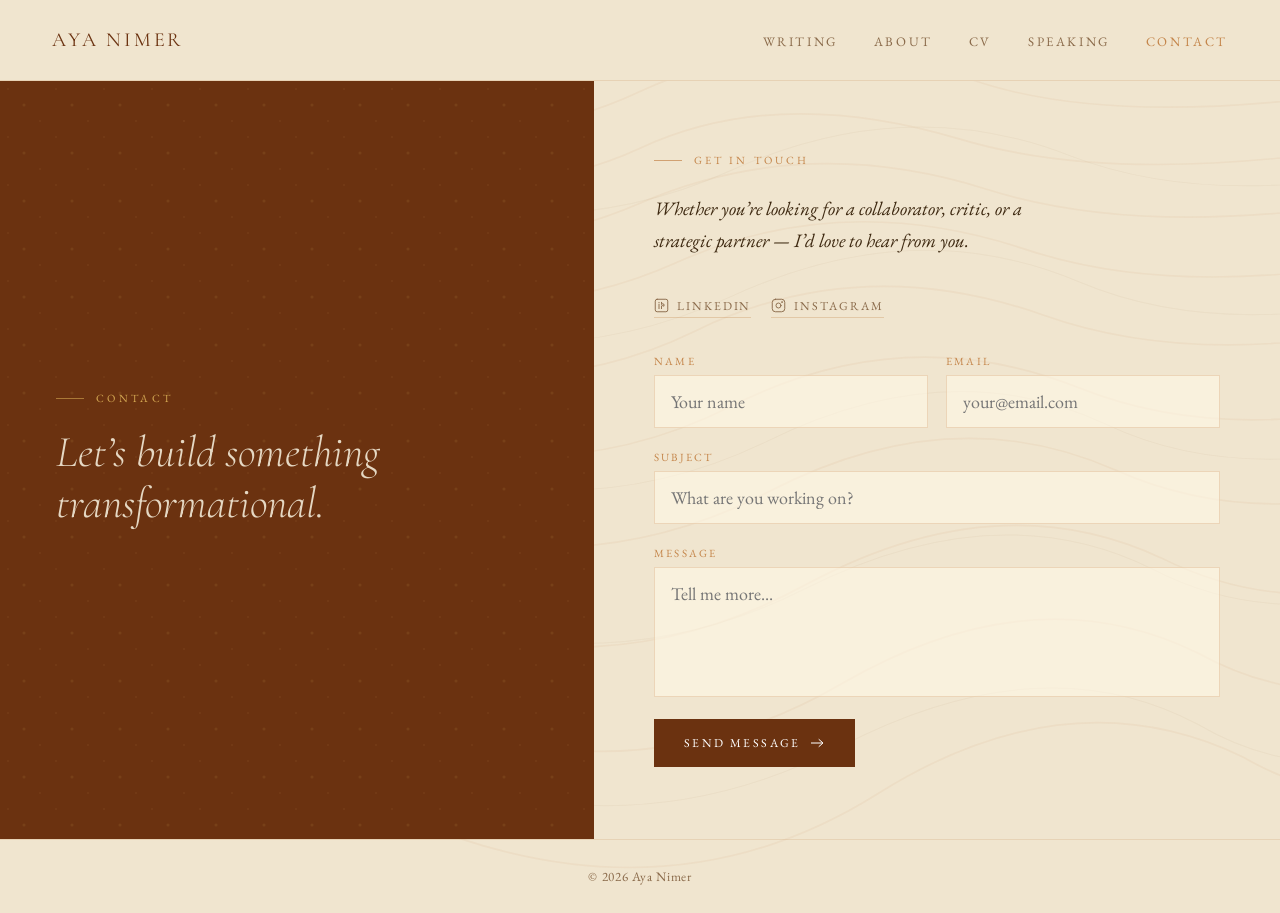
<file: contact.html>
<!DOCTYPE html>
<html lang="en">
<head>
<meta charset="UTF-8">
<meta name="viewport" content="width=device-width, initial-scale=1.0">
<title>Contact — Aya Nimer</title>
  <meta name="title" content="Contact — Aya Nimer">
  <meta name="description" content="Get in touch with Aya Nimer — collaborator, critic, and strategic partner in cultural strategy and the arts.">
  <meta name="keywords" content="Aya Nimer, strategist, essayist, cultural strategy, Arab identity, Muslim creatives, Pillars Fund, art criticism, contemporary art">
  <meta name="author" content="Aya Nimer">
  <meta name="robots" content="index, follow">
  <link rel="icon" href="favicon.ico" sizes="any">
  <link rel="icon" href="favicon.svg" type="image/svg+xml">
  <link rel="icon" type="image/png" href="[data-uri]">
  <link rel="canonical" href="https://ayanimer.com/contact.html">

  <meta property="og:type" content="website">
  <meta property="og:url" content="https://ayanimer.com/contact.html">
  <meta property="og:title" content="Contact — Aya Nimer">
  <meta property="og:description" content="Get in touch with Aya Nimer — collaborator, critic, and strategic partner in cultural strategy and the arts.">
  <meta property="og:site_name" content="Aya Nimer">

  <meta name="twitter:card" content="summary">
  <meta name="twitter:title" content="Contact — Aya Nimer">
  <meta name="twitter:description" content="Get in touch with Aya Nimer — collaborator, critic, and strategic partner in cultural strategy and the arts.">

  <script type="application/ld+json">
  {
    "@context": "https://schema.org",
    "@type": "Person",
    "name": "Aya Nimer",
    "url": "https://ayanimer.com",
    "jobTitle": "Senior Program Manager",
    "worksFor": {
      "@type": "Organization",
      "name": "Pillars Fund"
    },
    "description": "Strategic leader and writer working at the intersection of cultural strategy, Arab identity, and contemporary arts and culture.",
    "sameAs": [
      "https://www.linkedin.com/in/ayanimer/",
      "https://www.instagram.com/aonimer/"
    ],
    "knowsAbout": ["Cultural Strategy", "Arab Identity", "Art Criticism", "Essay Writing", "Fellowship Design", "Muslim Creative Communities"],
    "alumniOf": {
      "@type": "CollegeOrUniversity",
      "name": "University of Chicago"
    }
  }
  </script>

<link rel="stylesheet" href="css/style.css">
<style>
@keyframes loaderFadeIn{from{opacity:0;}to{opacity:1;}}
#loader.hidden{opacity:0;pointer-events:none;}
</style>
</head>
<body>

<!-- Loading screen -->
<div id="loader" style="position:fixed;inset:0;background:#F0E5CF;z-index:9999;display:flex;flex-direction:column;align-items:center;justify-content:center;transition:opacity 0.8s ease;">
  <svg width="80" height="80" viewBox="0 0 80 80" fill="none" xmlns="http://www.w3.org/2000/svg" style="opacity:0;animation:loaderFadeIn 0.6s ease 0.2s forwards;">
    <!-- Loader: 8-pointed star -->
    <polygon points="40,6 46,22 62,16 52,29 66,40 52,51 62,64 46,58 40,74 34,58 18,64 28,51 14,40 28,29 18,16 34,22" fill="none" stroke="#C4854A" stroke-width="1.5" opacity="0.6"/>
    <polygon points="40,14 44,25 55,21 48,30 58,40 48,50 55,59 44,55 40,66 36,55 25,59 32,50 22,40 32,30 25,21 36,25" fill="none" stroke="#D4A853" stroke-width="1" opacity="0.5"/>
    <circle cx="40" cy="40" r="8" fill="none" stroke="#C4854A" stroke-width="1.2" opacity="0.7"/>
    <circle cx="40" cy="40" r="3" fill="#D4A853" opacity="0.8"/>
  </svg>
  <p style="font-family:'EB Garamond',serif;font-size:22px;font-style:italic;color:#8A6A4A;margin-top:20px;opacity:0;animation:loaderFadeIn 0.6s ease 0.5s forwards;letter-spacing:0.04em;">Aya Nimer</p>
</div>
<style>
@keyframes loaderFadeIn{from{opacity:0;}to{opacity:1;}}
#loader.hidden{opacity:0;pointer-events:none;}
</style>
<script>
window.addEventListener('load', function() {
  setTimeout(function() {
    document.getElementById('loader').classList.add('hidden');
    setTimeout(function() {
      document.getElementById('loader').style.display = 'none';
    }, 900);
  }, 600);
});
</script>
<script>
window.addEventListener('load', function() {
  setTimeout(function() {
    document.getElementById('loader').classList.add('hidden');
    setTimeout(function() {
      document.getElementById('loader').style.display = 'none';
    }, 900);
  }, 600);
});
</script>

<nav>
  <a href="index.html" class="nav-logo">Aya Nimer</a>
  <ul class="nav-links">
    <li><a href="index.html">Writing</a></li>
    <li><a href="about.html">About</a></li>
    <li><a href="cv.html">CV</a></li>
    <li><a href="speaking.html">Speaking</a></li>
    <li><a href="contact.html" class="active">Contact</a></li>
  </ul>
</nav>

  <div class="contact-page">
    <div class="contact-left">
      <p class="contact-eyebrow">Contact</p>
      <h2 class="contact-pg-headline">Let&#8217;s build something transformational.</h2>
    </div>
    <div class="contact-pg-right">
      <p class="contact-pg-kicker">Get in touch</p>
      <p class="contact-pg-body">Whether you&#8217;re looking for a collaborator, critic, or a strategic partner &#8212; I&#8217;d love to hear from you.</p>

      <!-- Social links -->
      <div style="display:flex;gap:20px;margin-bottom:36px;">
        <a href="https://www.linkedin.com/in/ayanimer/" target="_blank" style="display:inline-flex;align-items:center;gap:8px;font-size:12px;letter-spacing:0.16em;text-transform:uppercase;color:var(--dust);text-decoration:none;padding-bottom:3px;border-bottom:1px solid rgba(196,133,74,0.3);transition:color 0.2s,border-color 0.2s;" onmouseover="this.style.color='#C4854A';this.style.borderColor='#C4854A'" onmouseout="this.style.color='';this.style.borderColor=''">
          <svg width="15" height="15" viewBox="0 0 24 24" fill="none" stroke="currentColor" stroke-width="1.5" stroke-linecap="round" stroke-linejoin="round"><rect x="2" y="2" width="20" height="20" rx="3"/><line x1="8" y1="10" x2="8" y2="17"/><line x1="8" y1="7" x2="8" y2="7.5"/><line x1="12" y1="17" x2="12" y2="13"/><path d="M12 10c0 0 0 3 4 3v-3c-4 0-4-3-4-3z"/></svg>
          LinkedIn
        </a>
        <a href="https://www.instagram.com/aonimer/" target="_blank" style="display:inline-flex;align-items:center;gap:8px;font-size:12px;letter-spacing:0.16em;text-transform:uppercase;color:var(--dust);text-decoration:none;padding-bottom:3px;border-bottom:1px solid rgba(196,133,74,0.3);transition:color 0.2s,border-color 0.2s;" onmouseover="this.style.color='#C4854A';this.style.borderColor='#C4854A'" onmouseout="this.style.color='';this.style.borderColor=''">
          <svg width="15" height="15" viewBox="0 0 24 24" fill="none" stroke="currentColor" stroke-width="1.5" stroke-linecap="round" stroke-linejoin="round"><rect x="2" y="2" width="20" height="20" rx="5"/><circle cx="12" cy="12" r="4"/><circle cx="17.5" cy="6.5" r="0.5" fill="currentColor"/></svg>
          Instagram
        </a>
      </div>

      <form class="contact-form" id="contactForm">
        <div class="form-row">
          <div class="form-group"><label for="fname">Name</label><input type="text" id="fname" name="name" placeholder="Your name" required></div>
          <div class="form-group"><label for="femail">Email</label><input type="email" id="femail" name="email" placeholder="your@email.com" required></div>
        </div>
        <div class="form-group"><label for="fsubject">Subject</label><input type="text" id="fsubject" name="subject" placeholder="What are you working on?"></div>
        <div class="form-group"><label for="fmessage">Message</label><textarea id="fmessage" name="message" placeholder="Tell me more..." required></textarea></div>
        <button type="submit" class="form-submit">Send message <svg width="14" height="10" viewBox="0 0 14 10" fill="none"><line x1="0" y1="5" x2="11" y2="5" stroke="currentColor" stroke-width="1"/><path d="M8 1.5 L12 5 L8 8.5" stroke="currentColor" stroke-width="1" fill="none" stroke-linecap="round" stroke-linejoin="round"/></svg></button>
        <p class="form-success" id="formSuccess">Message sent &#8212; I&#8217;ll be in touch soon.</p>
      </form>
    </div>
  </div>
  <footer><p>&#169; 2026 Aya Nimer</p></footer>
</div>


<script>
document.getElementById('contactForm').addEventListener('submit', async function(e) {
  e.preventDefault();
  const btn = this.querySelector('.form-submit');
  const success = document.getElementById('formSuccess');
  const FORM_ID = 'mlgorjgn';
  btn.textContent = 'Sending…';
  btn.disabled = true;
  try {
    const res = await fetch('https://formspree.io/f/' + FORM_ID, {
      method: 'POST',
      body: new FormData(this),
      headers: { Accept: 'application/json' }
    });
    const data = await res.json();
    if (res.ok) {
      this.style.display = 'none';
      success.style.display = 'block';
    } else {
      const msg = data.errors ? data.errors.map(e => e.message).join(', ') : 'Something went wrong.';
      btn.textContent = 'Try again';
      btn.disabled = false;
    }
  } catch (err) {
    btn.textContent = 'Try again';
    btn.disabled = false;
  }
});
</script>
</body>
</html>
</file>
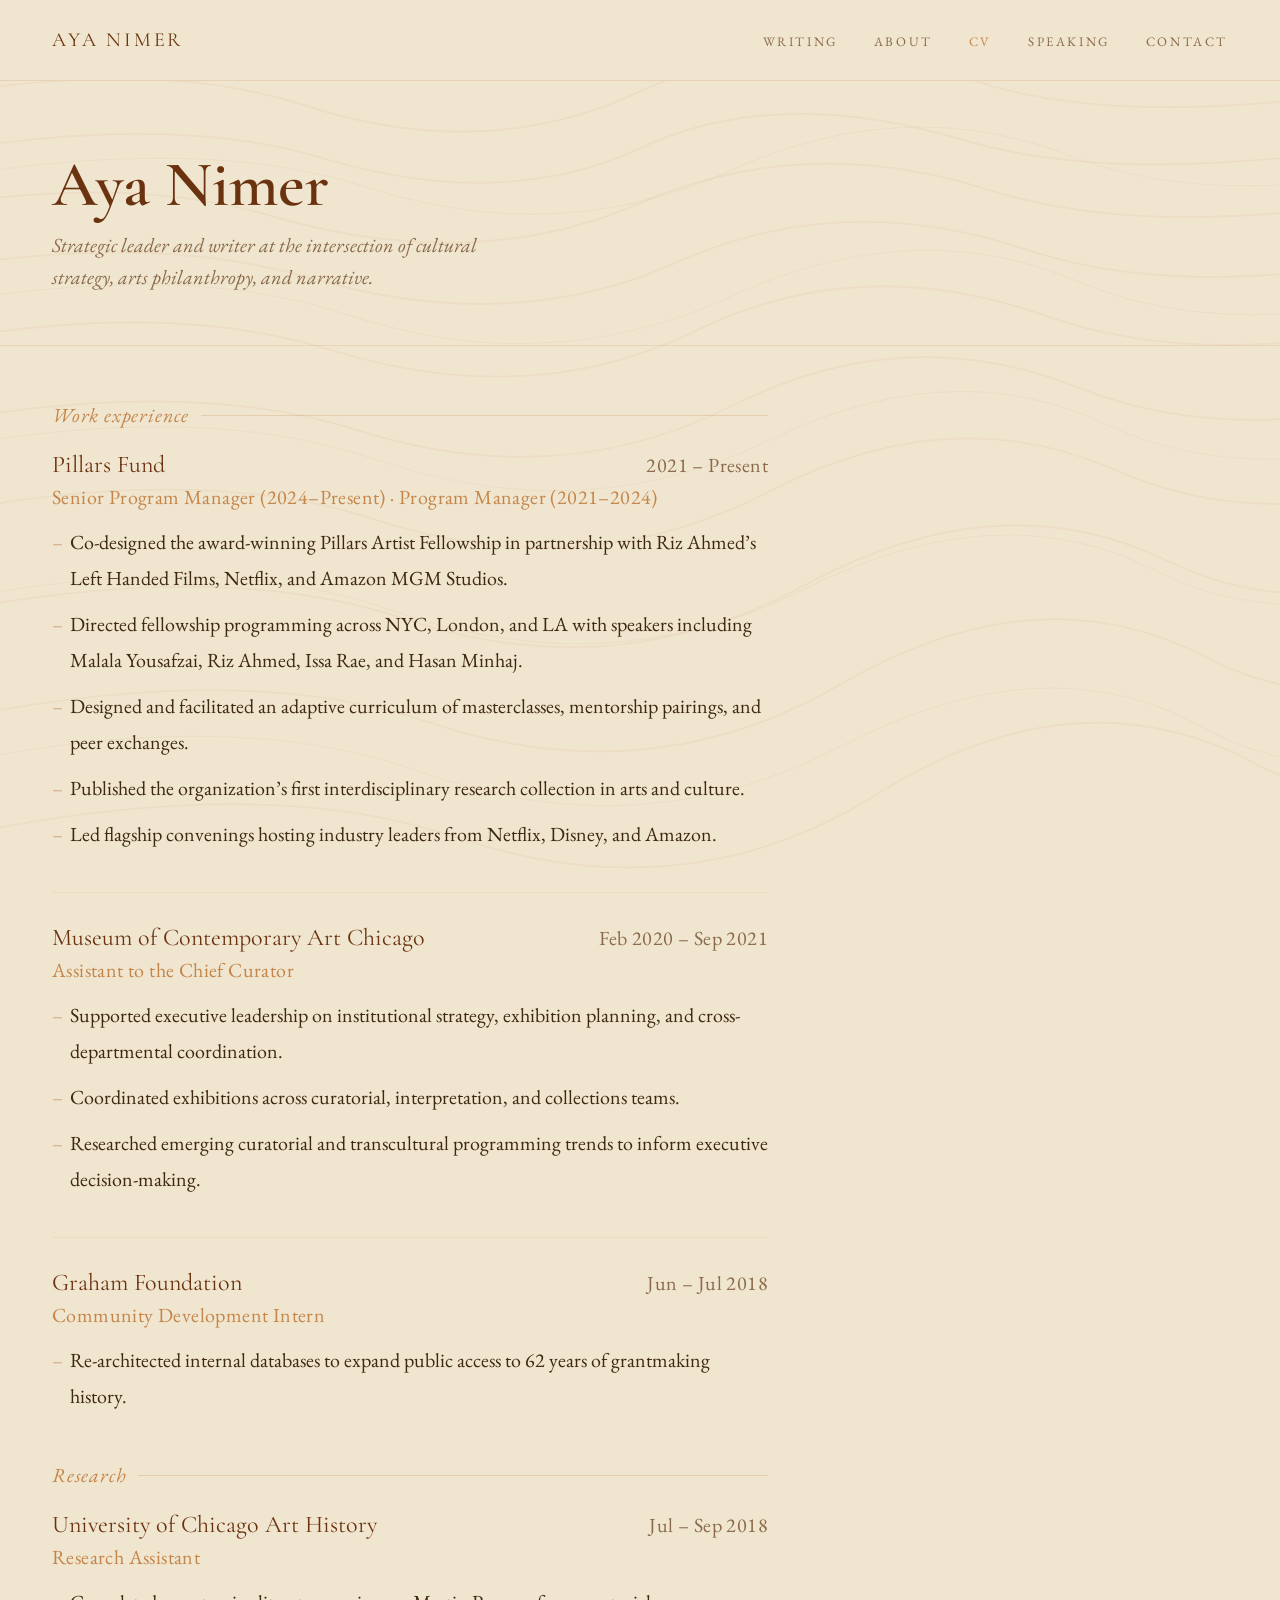
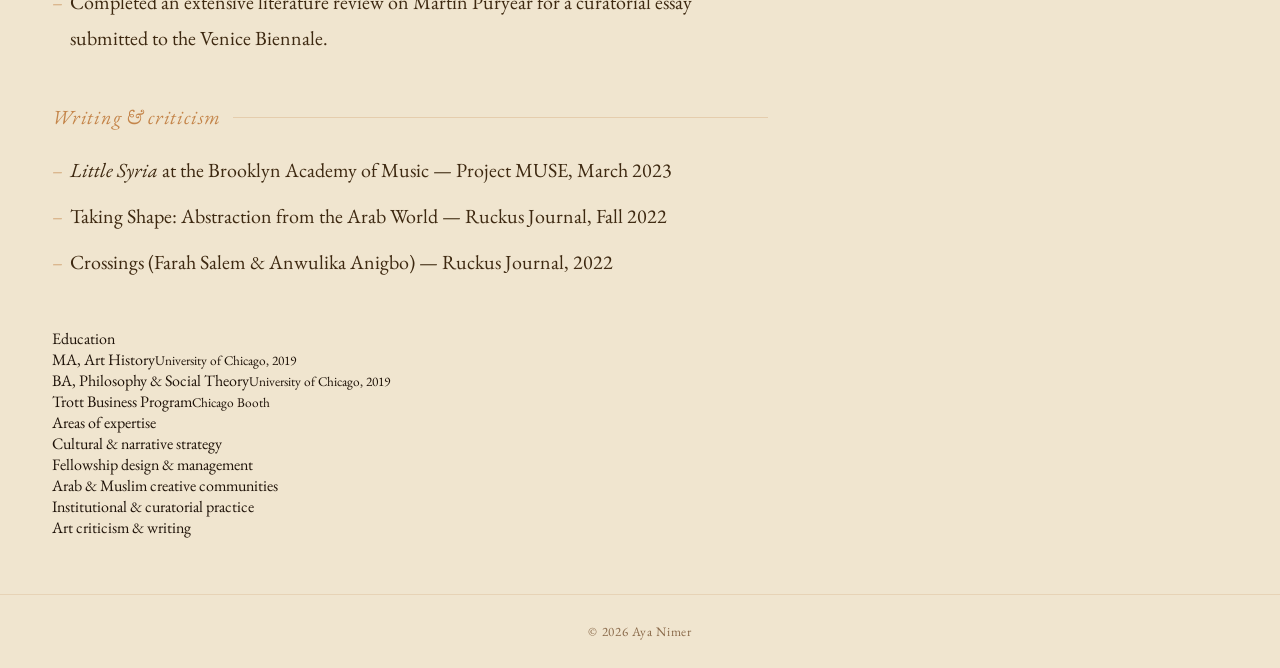
<file: cv.html>
<!DOCTYPE html>
<html lang="en">
<head>
<meta charset="UTF-8">
<meta name="viewport" content="width=device-width, initial-scale=1.0">
<title>CV — Aya Nimer</title>
  <meta name="title" content="CV — Aya Nimer">
  <meta name="description" content="Curriculum vitae of Aya Nimer — strategic leader and writer. Senior Program Manager at Pillars Fund, former MCA Chicago. MA Art History, University of Chicago.">
  <meta name="keywords" content="Aya Nimer, strategist, essayist, cultural strategy, Arab identity, Muslim creatives, Pillars Fund, art criticism, contemporary art">
  <meta name="author" content="Aya Nimer">
  <meta name="robots" content="index, follow">
  <link rel="icon" href="favicon.ico" sizes="any">
  <link rel="icon" href="favicon.svg" type="image/svg+xml">
  <link rel="icon" type="image/png" href="[data-uri]">
  <link rel="canonical" href="https://ayanimer.com/cv.html">

  <meta property="og:type" content="website">
  <meta property="og:url" content="https://ayanimer.com/cv.html">
  <meta property="og:title" content="CV — Aya Nimer">
  <meta property="og:description" content="Curriculum vitae of Aya Nimer — strategic leader and writer. Senior Program Manager at Pillars Fund, former MCA Chicago. MA Art History, University of Chicago.">
  <meta property="og:site_name" content="Aya Nimer">

  <meta name="twitter:card" content="summary">
  <meta name="twitter:title" content="CV — Aya Nimer">
  <meta name="twitter:description" content="Curriculum vitae of Aya Nimer — strategic leader and writer. Senior Program Manager at Pillars Fund, former MCA Chicago. MA Art History, University of Chicago.">

  <script type="application/ld+json">
  {
    "@context": "https://schema.org",
    "@type": "Person",
    "name": "Aya Nimer",
    "url": "https://ayanimer.com",
    "jobTitle": "Senior Program Manager",
    "worksFor": {
      "@type": "Organization",
      "name": "Pillars Fund"
    },
    "description": "Strategic leader and writer working at the intersection of cultural strategy, Arab identity, and contemporary arts and culture.",
    "sameAs": [
      "https://www.linkedin.com/in/ayanimer/",
      "https://www.instagram.com/aonimer/"
    ],
    "knowsAbout": ["Cultural Strategy", "Arab Identity", "Art Criticism", "Essay Writing", "Fellowship Design", "Muslim Creative Communities"],
    "alumniOf": {
      "@type": "CollegeOrUniversity",
      "name": "University of Chicago"
    }
  }
  </script>

<link rel="stylesheet" href="css/style.css">
<style>
@keyframes loaderFadeIn{from{opacity:0;}to{opacity:1;}}
#loader.hidden{opacity:0;pointer-events:none;}
</style>
</head>
<body>

<!-- Loading screen -->
<div id="loader" style="position:fixed;inset:0;background:#F0E5CF;z-index:9999;display:flex;flex-direction:column;align-items:center;justify-content:center;transition:opacity 0.8s ease;">
  <svg width="80" height="80" viewBox="0 0 80 80" fill="none" xmlns="http://www.w3.org/2000/svg" style="opacity:0;animation:loaderFadeIn 0.6s ease 0.2s forwards;">
    <!-- Loader: 8-pointed star -->
    <polygon points="40,6 46,22 62,16 52,29 66,40 52,51 62,64 46,58 40,74 34,58 18,64 28,51 14,40 28,29 18,16 34,22" fill="none" stroke="#C4854A" stroke-width="1.5" opacity="0.6"/>
    <polygon points="40,14 44,25 55,21 48,30 58,40 48,50 55,59 44,55 40,66 36,55 25,59 32,50 22,40 32,30 25,21 36,25" fill="none" stroke="#D4A853" stroke-width="1" opacity="0.5"/>
    <circle cx="40" cy="40" r="8" fill="none" stroke="#C4854A" stroke-width="1.2" opacity="0.7"/>
    <circle cx="40" cy="40" r="3" fill="#D4A853" opacity="0.8"/>
  </svg>
  <p style="font-family:'EB Garamond',serif;font-size:22px;font-style:italic;color:#8A6A4A;margin-top:20px;opacity:0;animation:loaderFadeIn 0.6s ease 0.5s forwards;letter-spacing:0.04em;">Aya Nimer</p>
</div>
<style>
@keyframes loaderFadeIn{from{opacity:0;}to{opacity:1;}}
#loader.hidden{opacity:0;pointer-events:none;}
</style>
<script>
window.addEventListener('load', function() {
  setTimeout(function() {
    document.getElementById('loader').classList.add('hidden');
    setTimeout(function() {
      document.getElementById('loader').style.display = 'none';
    }, 900);
  }, 600);
});
</script>
<script>
window.addEventListener('load', function() {
  setTimeout(function() {
    document.getElementById('loader').classList.add('hidden');
    setTimeout(function() {
      document.getElementById('loader').style.display = 'none';
    }, 900);
  }, 600);
});
</script>

<nav>
  <a href="index.html" class="nav-logo">Aya Nimer</a>
  <ul class="nav-links">
    <li><a href="index.html">Writing</a></li>
    <li><a href="about.html">About</a></li>
    <li><a href="cv.html" class="active">CV</a></li>
    <li><a href="speaking.html">Speaking</a></li>
    <li><a href="contact.html">Contact</a></li>
  </ul>
</nav>

  <div class="cv-header">
    <div><h2 class="cv-name">Aya Nimer</h2><p class="cv-tagline">Strategic leader and writer at the intersection of cultural strategy, arts philanthropy, and narrative.</p></div>
    
  </div>
  <div class="cv-body">
    <div>
      <div class="cv-section">
        <p class="cv-section-label">Work experience</p>
        <div class="cv-role">
          <div class="cv-role-header"><span class="cv-org">Pillars Fund</span><span class="cv-dates">2021 &#8211; Present</span></div>
          <p class="cv-title">Senior Program Manager (2024&#8211;Present) &middot; Program Manager (2021&#8211;2024)</p>
          <ul class="cv-bullets">
            <li>Co-designed the award-winning Pillars Artist Fellowship in partnership with Riz Ahmed&#8217;s Left Handed Films, Netflix, and Amazon MGM Studios.</li>
            <li>Directed fellowship programming across NYC, London, and LA with speakers including Malala Yousafzai, Riz Ahmed, Issa Rae, and Hasan Minhaj.</li>
            <li>Designed and facilitated an adaptive curriculum of masterclasses, mentorship pairings, and peer exchanges.</li>
            <li>Published the organization&#8217;s first interdisciplinary research collection in arts and culture.</li>
            <li>Led flagship convenings hosting industry leaders from Netflix, Disney, and Amazon.</li>
          </ul>
        </div>
        <div class="cv-role">
          <div class="cv-role-header"><span class="cv-org">Museum of Contemporary Art Chicago</span><span class="cv-dates">Feb 2020 &#8211; Sep 2021</span></div>
          <p class="cv-title">Assistant to the Chief Curator</p>
          <ul class="cv-bullets">
            <li>Supported executive leadership on institutional strategy, exhibition planning, and cross-departmental coordination.</li>
            <li>Coordinated exhibitions across curatorial, interpretation, and collections teams.</li>
            <li>Researched emerging curatorial and transcultural programming trends to inform executive decision-making.</li>
          </ul>
        </div>
        <div class="cv-role">
          <div class="cv-role-header"><span class="cv-org">Graham Foundation</span><span class="cv-dates">Jun &#8211; Jul 2018</span></div>
          <p class="cv-title">Community Development Intern</p>
          <ul class="cv-bullets"><li>Re-architected internal databases to expand public access to 62 years of grantmaking history.</li></ul>
        </div>
      </div>
      <div class="cv-section">
        <p class="cv-section-label">Research</p>
        <div class="cv-role">
          <div class="cv-role-header"><span class="cv-org">University of Chicago Art History</span><span class="cv-dates">Jul &#8211; Sep 2018</span></div>
          <p class="cv-title">Research Assistant</p>
          <ul class="cv-bullets"><li>Completed an extensive literature review on Martin Puryear for a curatorial essay submitted to the Venice Biennale.</li></ul>
        </div>
      </div>
      <div class="cv-section">
        <p class="cv-section-label">Writing &amp; criticism</p>
        <div class="cv-role" style="border-bottom:none;padding-bottom:0;">
          <ul class="cv-bullets">
            <li><em>Little Syria</em> at the Brooklyn Academy of Music &#8212; Project MUSE, March 2023</li>
            <li>Taking Shape: Abstraction from the Arab World &#8212; Ruckus Journal, Fall 2022</li>
            <li>Crossings (Farah Salem &amp; Anwulika Anigbo) &#8212; Ruckus Journal, 2022</li>
          </ul>
        </div>
      </div>
    </div>
    <div>
      <div class="sidebar-section">
        <p class="sidebar-label">Education</p>
        <div class="sidebar-item">MA, Art History<small>University of Chicago, 2019</small></div>
        <div class="sidebar-item">BA, Philosophy &amp; Social Theory<small>University of Chicago, 2019</small></div>
        <div class="sidebar-item">Trott Business Program<small>Chicago Booth</small></div>
      </div>
      <div class="sidebar-section">
        <p class="sidebar-label">Areas of expertise</p>
        <div class="sidebar-item">Cultural &amp; narrative strategy</div>
        <div class="sidebar-item">Fellowship design &amp; management</div>
        <div class="sidebar-item">Arab &amp; Muslim creative communities</div>
        <div class="sidebar-item">Institutional &amp; curatorial practice</div>
        <div class="sidebar-item">Art criticism &amp; writing</div>
      </div>
    </div>
  </div>
  <footer><p>&#169; 2026 Aya Nimer</p></footer>

</body>
</html>
</file>
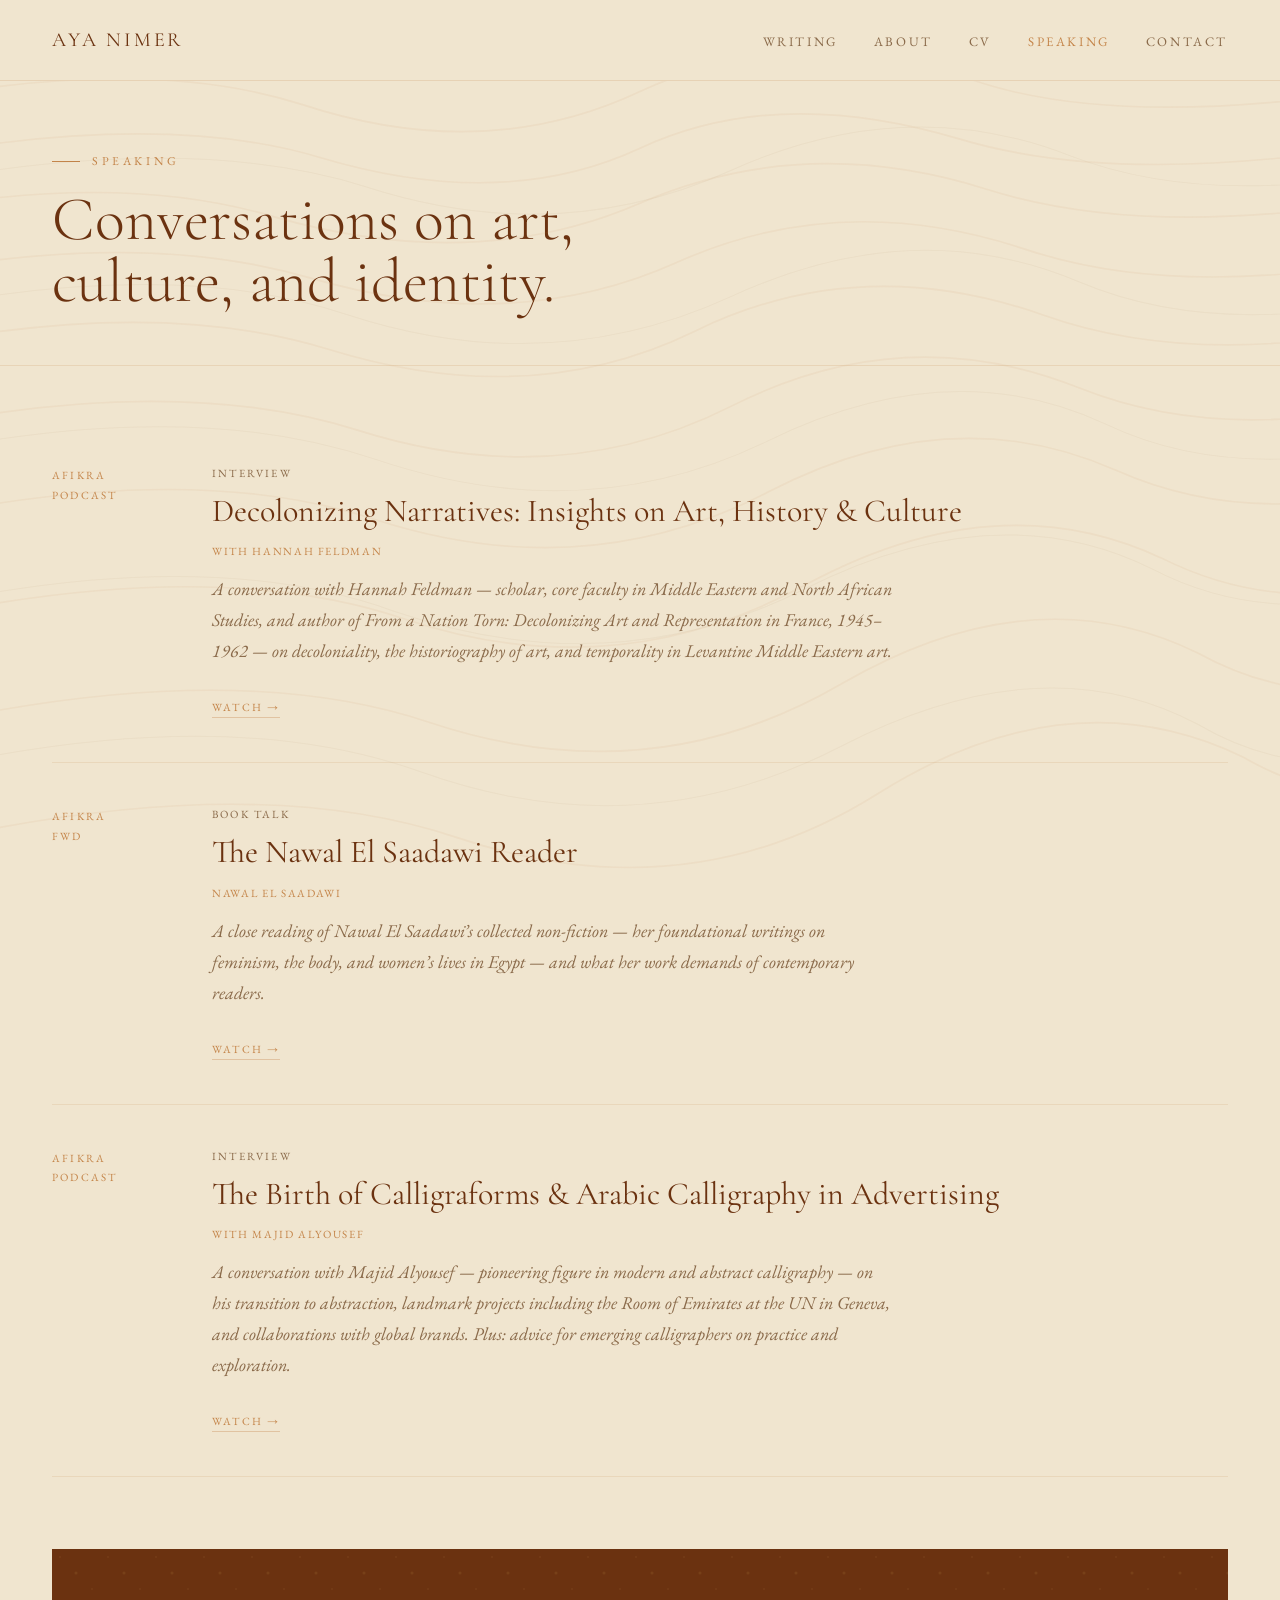
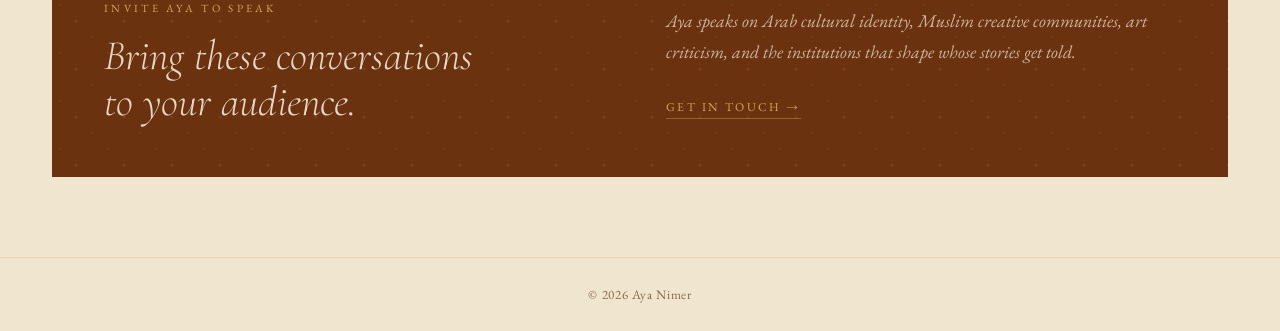
<file: speaking.html>
<!DOCTYPE html>
<html lang="en">
<head>
<meta charset="UTF-8">
<meta name="viewport" content="width=device-width, initial-scale=1.0">
<title>Speaking — Aya Nimer</title>
  <meta name="title" content="Speaking — Aya Nimer">
  <meta name="description" content="Aya Nimer speaks on Arab cultural identity, Muslim creative communities, art criticism, and the institutions that shape whose stories get told.">
  <meta name="keywords" content="Aya Nimer, strategist, essayist, cultural strategy, Arab identity, Muslim creatives, Pillars Fund, art criticism, contemporary art">
  <meta name="author" content="Aya Nimer">
  <meta name="robots" content="index, follow">
  <link rel="icon" href="favicon.ico" sizes="any">
  <link rel="icon" href="favicon.svg" type="image/svg+xml">
  <link rel="icon" type="image/png" href="[data-uri]">
  <link rel="canonical" href="https://ayanimer.com/speaking.html">
  <meta property="og:type" content="website">
  <meta property="og:url" content="https://ayanimer.com/speaking.html">
  <meta property="og:title" content="Speaking — Aya Nimer">
  <meta property="og:description" content="Aya Nimer speaks on Arab cultural identity, Muslim creative communities, art criticism, and the institutions that shape whose stories get told.">
  <meta property="og:site_name" content="Aya Nimer">
  <meta name="twitter:card" content="summary">
  <meta name="twitter:title" content="Speaking — Aya Nimer">
  <meta name="twitter:description" content="Aya Nimer speaks on Arab cultural identity, Muslim creative communities, art criticism, and the institutions that shape whose stories get told.">
  <script type="application/ld+json">
  {
    "@context": "https://schema.org",
    "@type": "Person",
    "name": "Aya Nimer",
    "url": "https://ayanimer.com",
    "jobTitle": "Senior Program Manager",
    "worksFor": {"@type": "Organization","name": "Pillars Fund"},
    "description": "Strategic leader and writer working at the intersection of cultural strategy, Arab identity, and contemporary arts.",
    "sameAs": ["https://www.linkedin.com/in/ayanimer/","https://www.instagram.com/aonimer/"],
    "knowsAbout": ["Cultural Strategy","Arab Identity","Art Criticism","Essay Writing","Fellowship Design","Muslim Creative Communities"],
    "alumniOf": {"@type": "CollegeOrUniversity","name": "University of Chicago"}
  }
  </script>
<link rel="stylesheet" href="css/style.css">
<style>
@keyframes loaderFadeIn{from{opacity:0;}to{opacity:1;}}
#loader.hidden{opacity:0;pointer-events:none;}
</style>
</head>
<body>

<!-- Loading screen -->
<div id="loader" style="position:fixed;inset:0;background:#F0E5CF;z-index:9999;display:flex;flex-direction:column;align-items:center;justify-content:center;transition:opacity 0.8s ease;">
  <svg width="80" height="80" viewBox="0 0 80 80" fill="none" xmlns="http://www.w3.org/2000/svg" style="opacity:0;animation:loaderFadeIn 0.6s ease 0.2s forwards;">
    <!-- Loader: 8-pointed star -->
    <polygon points="40,6 46,22 62,16 52,29 66,40 52,51 62,64 46,58 40,74 34,58 18,64 28,51 14,40 28,29 18,16 34,22" fill="none" stroke="#C4854A" stroke-width="1.5" opacity="0.6"/>
    <polygon points="40,14 44,25 55,21 48,30 58,40 48,50 55,59 44,55 40,66 36,55 25,59 32,50 22,40 32,30 25,21 36,25" fill="none" stroke="#D4A853" stroke-width="1" opacity="0.5"/>
    <circle cx="40" cy="40" r="8" fill="none" stroke="#C4854A" stroke-width="1.2" opacity="0.7"/>
    <circle cx="40" cy="40" r="3" fill="#D4A853" opacity="0.8"/>
  </svg>
  <p style="font-family:'EB Garamond',serif;font-size:22px;font-style:italic;color:#8A6A4A;margin-top:20px;opacity:0;animation:loaderFadeIn 0.6s ease 0.5s forwards;letter-spacing:0.04em;">Aya Nimer</p>
</div>
<style>
@keyframes loaderFadeIn{from{opacity:0;}to{opacity:1;}}
#loader.hidden{opacity:0;pointer-events:none;}
</style>
<script>
window.addEventListener('load', function() {
  setTimeout(function() {
    document.getElementById('loader').classList.add('hidden');
    setTimeout(function() {
      document.getElementById('loader').style.display = 'none';
    }, 900);
  }, 600);
});
</script>
<script>
window.addEventListener('load', function() {
  setTimeout(function() {
    document.getElementById('loader').classList.add('hidden');
    setTimeout(function() { document.getElementById('loader').style.display = 'none'; }, 900);
  }, 600);
});
</script>

<nav>
  <a href="index.html" class="nav-logo">Aya Nimer</a>
  <ul class="nav-links">
    <li><a href="index.html">Writing</a></li>
    <li><a href="about.html">About</a></li>
    <li><a href="cv.html">CV</a></li>
    <li><a href="speaking.html" class="active">Speaking</a></li>
    <li><a href="contact.html">Contact</a></li>
  </ul>
</nav>


  <!-- Header -->
  <div style="padding:72px 52px 52px;border-bottom:1px solid rgba(196,133,74,0.18);">
    <p style="font-size:12px;letter-spacing:0.3em;text-transform:uppercase;color:var(--canyon);margin-bottom:20px;display:flex;align-items:center;gap:12px;">
      <span style="width:28px;height:1px;background:var(--canyon);display:inline-block;"></span>Speaking
    </p>
    <h2 style="font-family:'Cormorant Garamond',serif;font-size:62px;font-weight:300;line-height:1.0;color:var(--brick);max-width:700px;">Conversations on art,<br>culture, and identity.</h2>
  </div>

  <!-- Talks -->
  <div class="talk-grid" style="padding:56px 52px 80px;">

    <!-- Talk 1 -->
    <div style="display:grid;grid-template-columns:120px 1fr;gap:40px;padding:44px 0;border-bottom:1px solid rgba(196,133,74,0.15);align-items:start;">
      <div>
        <p style="font-size:11px;letter-spacing:0.2em;text-transform:uppercase;color:var(--canyon);line-height:1.8;">afikra<br>podcast</p>
      </div>
      <div>
        <p style="font-size:11px;letter-spacing:0.2em;text-transform:uppercase;color:var(--dust);margin-bottom:12px;">Interview</p>
        <h3 style="font-family:'Cormorant Garamond',serif;font-size:32px;font-weight:400;color:var(--brick);line-height:1.2;margin-bottom:14px;">Decolonizing Narratives: Insights on Art, History &amp; Culture</h3>
        <p style="font-size:11px;letter-spacing:0.15em;text-transform:uppercase;color:var(--canyon);margin-bottom:16px;">with Hannah Feldman</p>
        <p style="font-size:18px;font-style:italic;color:var(--dust);line-height:1.72;max-width:680px;margin-bottom:28px;">A conversation with Hannah Feldman &#8212; scholar, core faculty in Middle Eastern and North African Studies, and author of <em>From a Nation Torn: Decolonizing Art and Representation in France, 1945&#8211;1962</em> &#8212; on decoloniality, the historiography of art, and temporality in Levantine Middle Eastern art.</p>
        <a href="https://www.youtube.com/watch?v=EvRrDrd6pRg" target="_blank" style="display:inline-flex;align-items:center;gap:8px;font-size:11px;letter-spacing:0.2em;text-transform:uppercase;color:var(--canyon);text-decoration:none;border-bottom:1px solid rgba(196,133,74,0.35);padding-bottom:3px;transition:gap 0.3s;" onmouseover="this.style.gap='14px'" onmouseout="this.style.gap='8px'">
          Watch &#8594;
        </a>
      </div>
    </div>

    <!-- Talk 2 -->
    <div style="display:grid;grid-template-columns:120px 1fr;gap:40px;padding:44px 0;border-bottom:1px solid rgba(196,133,74,0.15);align-items:start;">
      <div>
        <p style="font-size:11px;letter-spacing:0.2em;text-transform:uppercase;color:var(--canyon);line-height:1.8;">afikra<br>FWD</p>
      </div>
      <div>
        <p style="font-size:11px;letter-spacing:0.2em;text-transform:uppercase;color:var(--dust);margin-bottom:12px;">Book Talk</p>
        <h3 style="font-family:'Cormorant Garamond',serif;font-size:32px;font-weight:400;color:var(--brick);line-height:1.2;margin-bottom:14px;">The Nawal El Saadawi Reader</h3>
        <p style="font-size:11px;letter-spacing:0.15em;text-transform:uppercase;color:var(--canyon);margin-bottom:16px;">Nawal El Saadawi</p>
        <p style="font-size:18px;font-style:italic;color:var(--dust);line-height:1.72;max-width:680px;margin-bottom:28px;">A close reading of Nawal El Saadawi&#8217;s collected non-fiction &#8212; her foundational writings on feminism, the body, and women&#8217;s lives in Egypt &#8212; and what her work demands of contemporary readers.</p>
        <a href="https://www.youtube.com/watch?v=JoFjrcWow3c&t=430s" target="_blank" style="display:inline-flex;align-items:center;gap:8px;font-size:11px;letter-spacing:0.2em;text-transform:uppercase;color:var(--canyon);text-decoration:none;border-bottom:1px solid rgba(196,133,74,0.35);padding-bottom:3px;transition:gap 0.3s;" onmouseover="this.style.gap='14px'" onmouseout="this.style.gap='8px'">
          Watch &#8594;
        </a>
      </div>
    </div>

    <!-- Talk 3 -->
    <div style="display:grid;grid-template-columns:120px 1fr;gap:40px;padding:44px 0;border-bottom:1px solid rgba(196,133,74,0.15);align-items:start;">
      <div>
        <p style="font-size:11px;letter-spacing:0.2em;text-transform:uppercase;color:var(--canyon);line-height:1.8;">afikra<br>podcast</p>
      </div>
      <div>
        <p style="font-size:11px;letter-spacing:0.2em;text-transform:uppercase;color:var(--dust);margin-bottom:12px;">Interview</p>
        <h3 style="font-family:'Cormorant Garamond',serif;font-size:32px;font-weight:400;color:var(--brick);line-height:1.2;margin-bottom:14px;">The Birth of Calligraforms &amp; Arabic Calligraphy in Advertising</h3>
        <p style="font-size:11px;letter-spacing:0.15em;text-transform:uppercase;color:var(--canyon);margin-bottom:16px;">with Majid Alyousef</p>
        <p style="font-size:18px;font-style:italic;color:var(--dust);line-height:1.72;max-width:680px;margin-bottom:28px;">A conversation with Majid Alyousef &#8212; pioneering figure in modern and abstract calligraphy &#8212; on his transition to abstraction, landmark projects including the Room of Emirates at the UN in Geneva, and collaborations with global brands. Plus: advice for emerging calligraphers on practice and exploration.</p>
        <a href="https://www.youtube.com/watch?v=fNwWso3oVS8&t=1289s" target="_blank" style="display:inline-flex;align-items:center;gap:8px;font-size:11px;letter-spacing:0.2em;text-transform:uppercase;color:var(--canyon);text-decoration:none;border-bottom:1px solid rgba(196,133,74,0.35);padding-bottom:3px;transition:gap 0.3s;" onmouseover="this.style.gap='14px'" onmouseout="this.style.gap='8px'">
          Watch &#8594;
        </a>
      </div>
    </div>

    <!-- Invite section -->
    <div style="margin-top:72px;padding:52px;background:var(--brick);position:relative;overflow:hidden;display:grid;grid-template-columns:1fr 1fr;gap:52px;align-items:center;">
      <div style="position:absolute;inset:0;background-image:url(&quot;data:image/svg+xml,%3Csvg xmlns='http://www.w3.org/2000/svg' width='48' height='48'%3E%3Ccircle cx='24' cy='24' r='1.5' fill='%23D4A853' opacity='0.12'/%3E%3Ccircle cx='8' cy='8' r='1' fill='%23D4A853' opacity='0.08'/%3E%3Ccircle cx='40' cy='40' r='1' fill='%23D4A853' opacity='0.08'/%3E%3C/svg%3E&quot;);pointer-events:none;z-index:0;"></div>
      <div style="position:relative;z-index:1;">
        <p style="font-size:11px;letter-spacing:0.3em;text-transform:uppercase;color:var(--ochre);margin-bottom:18px;">Invite Aya to speak</p>
        <h3 style="font-family:'Cormorant Garamond',serif;font-size:42px;font-weight:300;font-style:italic;color:rgba(240,230,210,0.92);line-height:1.1;">Bring these conversations<br>to your audience.</h3>
      </div>
      <div style="position:relative;z-index:1;">
        <p style="font-size:18px;font-style:italic;color:rgba(240,230,210,0.72);line-height:1.7;margin-bottom:28px;">Aya speaks on Arab cultural identity, Muslim creative communities, art criticism, and the institutions that shape whose stories get told.</p>
        <a href="contact.html" style="display:inline-flex;align-items:center;gap:10px;font-size:12px;letter-spacing:0.2em;text-transform:uppercase;color:var(--ochre);text-decoration:none;cursor:pointer;border-bottom:1px solid rgba(212,168,83,0.4);padding-bottom:3px;">Get in touch &#8594;</a>
      </div>
    </div>

  </div>

  <footer><p>&#169; 2026 Aya Nimer</p></footer>

</body>
</html>
</file>
<file: css/style.css>
@import url('https://fonts.googleapis.com/css2?family=Cormorant+Garamond:ital,wght@0,300;0,400;1,300;1,400;1,600&family=EB+Garamond:ital,wght@0,400;0,500;1,400&display=swap');


:root{
  --plaster:#F0E5CF;--canyon:#C4854A;--ochre:#D4A853;--brick:#6B3210;
  --ink:#1E1208;--ink-soft:#3D2810;--dust:#8A6A4A;
}
*{box-sizing:border-box;margin:0;padding:0;}
body{background:var(--plaster);font-family:'EB Garamond',serif;color:var(--ink);overflow-x:hidden;}
body::before{content:'';position:fixed;inset:0;pointer-events:none;z-index:0;background-image:url("data:image/svg+xml,%3Csvg xmlns='http://www.w3.org/2000/svg' width='1400' height='1000' viewBox='0 0 1400 1000'%3E%3Cg fill='none' stroke='%23C4854A' stroke-width='1.8' opacity='0.07'%3E%3Cpath d='M-200 200 Q150 120 350 180 Q550 240 700 170 Q850 100 1050 160 Q1250 220 1600 150'/%3E%3Cpath d='M-200 260 Q100 185 300 245 Q520 308 700 230 Q880 152 1080 215 Q1280 278 1600 210'/%3E%3Cpath d='M-200 330 Q120 248 340 312 Q560 376 740 295 Q920 214 1120 280 Q1310 344 1600 275'/%3E%3Cpath d='M-200 410 Q140 322 360 390 Q580 458 760 370 Q940 282 1140 352 Q1330 420 1600 348'/%3E%3Cpath d='M-200 500 Q160 406 390 478 Q610 548 800 452 Q990 356 1180 432 Q1360 504 1600 428'/%3E%3Cpath d='M-200 600 Q180 500 410 576 Q640 650 840 546 Q1040 442 1220 522 Q1390 598 1600 518'/%3E%3Cpath d='M-200 710 Q200 604 440 684 Q670 762 880 648 Q1090 534 1270 618 Q1430 698 1600 615'/%3E%3Cpath d='M-200 830 Q220 714 470 798 Q710 878 920 756 Q1130 634 1310 722 Q1460 804 1600 718'/%3E%3Cpath d='M-200 960 Q240 836 500 924 Q750 1008 960 876 Q1170 744 1360 836 Q1490 912 1600 826'/%3E%3Cpath d='M-200 140 Q130 58 330 122 Q530 188 700 108 Q870 28 1060 94 Q1240 158 1600 90'/%3E%3Cpath d='M-200 80 Q150 2 360 66 Q560 130 720 48 Q890 -32 1080 36 Q1260 102 1600 32'/%3E%3C/g%3E%3Cg fill='none' stroke='%238B5A2B' stroke-width='1.1' opacity='0.042'%3E%3Cpath d='M-200 230 Q180 142 400 212 Q610 280 800 194 Q990 108 1170 178 Q1340 244 1600 178'/%3E%3Cpath d='M-200 370 Q160 278 380 352 Q600 424 800 332 Q1000 240 1180 316 Q1350 388 1600 316'/%3E%3Cpath d='M-200 530 Q175 430 410 510 Q640 588 840 490 Q1040 392 1210 472 Q1370 548 1600 472'/%3E%3Cpath d='M-200 700 Q190 590 430 676 Q670 758 880 652 Q1090 546 1260 630 Q1410 708 1600 630'/%3E%3Cpath d='M-200 880 Q210 762 460 852 Q700 938 920 824 Q1140 710 1310 800 Q1450 882 1600 800'/%3E%3C/g%3E%3C/svg%3E");background-size:cover;background-position:center;background-repeat:no-repeat;}


/* NAV */
nav{position:relative;z-index:10;display:flex;justify-content:space-between;align-items:center;padding:28px 52px;border-bottom:1px solid rgba(196,133,74,0.2);background:var(--plaster);}
.nav-logo{font-family:'Cormorant Garamond',serif;font-size:20px;font-weight:400;letter-spacing:0.14em;text-transform:uppercase;color:var(--brick);text-decoration:none;}
.nav-links{display:flex;gap:36px;list-style:none;}
.nav-links a{font-size:13px;letter-spacing:0.2em;text-transform:uppercase;color:var(--dust);text-decoration:none;cursor:pointer;transition:color 0.2s;}
.nav-links a:hover,.nav-links a.active{color:var(--canyon);}

/* HOME */
.hero{position:relative;z-index:1;display:grid;grid-template-columns:1fr 1fr;align-items:center;padding:0 52px;gap:40px;min-height:92vh;}
.hero-left{padding:60px 0;animation:fadeUp 1s ease both;}
@keyframes fadeUp{from{opacity:0;transform:translateY(20px);}to{opacity:1;transform:translateY(0);}}
.hero-eyebrow{font-size:16px;letter-spacing:0.32em;text-transform:uppercase;color:var(--canyon);margin-bottom:24px;display:flex;align-items:center;gap:14px;}
.hero-eyebrow::before{content:'';width:32px;height:1px;background:var(--canyon);opacity:0.7;}
.hero-name{font-family:'Cormorant Garamond',serif;font-size:clamp(68px,7vw,96px);font-weight:600;font-style:italic;line-height:1;color:var(--brick);letter-spacing:0.02em;margin-bottom:32px;}
.hero-tagline{font-size:21px;font-style:italic;color:var(--dust);line-height:1.65;max-width:400px;margin-bottom:40px;}
.hero-cta{display:inline-flex;align-items:center;gap:12px;font-size:13px;letter-spacing:0.2em;text-transform:uppercase;color:var(--brick);cursor:pointer;padding-bottom:3px;border-bottom:1px solid var(--canyon);transition:gap 0.3s,color 0.2s;text-decoration:none;}
.hero-cta:hover{gap:20px;color:var(--canyon);}

/* Bigger arch */
.hero-right{display:flex;align-items:center;justify-content:center;animation:fadeUp 1s 0.18s ease both;}
.perf-container{position:relative;width:420px;height:520px;}
.arch-glow{position:absolute;top:50%;left:50%;transform:translate(-50%,-48%);width:340px;height:360px;background:radial-gradient(ellipse,rgba(232,168,74,0.32) 0%,transparent 70%);filter:blur(36px);z-index:0;pointer-events:none;}

.ornament-row{display:flex;justify-content:center;padding:14px 0;opacity:0.38;}

/* ESSAYS — doorway cards */
.section-writing{position:relative;z-index:1;padding:80px 52px 88px;border-top:1px solid rgba(196,133,74,0.18);}
.section-header{display:flex;align-items:baseline;justify-content:space-between;margin-bottom:52px;}
.section-title{font-family:'Cormorant Garamond',serif;font-size:44px;font-weight:300;font-style:italic;color:var(--brick);}
.see-all{font-size:13px;letter-spacing:0.2em;text-transform:uppercase;color:var(--canyon);cursor:pointer;text-decoration:none;}
.essay-grid{display:grid;grid-template-columns:repeat(3,1fr);gap:24px;align-items:stretch;}

/* Doorway cards */
.doorway{display:flex;flex-direction:column;cursor:pointer;transition:transform 0.35s ease;text-decoration:none;height:100%;}
.doorway:hover{transform:translateY(-6px);}
.doorway-frame{width:100%;flex-shrink:0;}
.doorway-panel{background:rgba(200,130,66,0.1);border-left:1.5px solid #C4854A;border-right:1.5px solid #C4854A;padding:26px 24px 22px;position:relative;margin-top:-2px;flex:1;display:flex;flex-direction:column;}
.doorway-panel::before,.doorway-panel::after{content:'';position:absolute;top:0;bottom:0;width:10px;}
.doorway-panel::before{left:6px;border-left:0.5px solid rgba(196,133,74,0.2);border-right:0.5px solid rgba(196,133,74,0.15);}
.doorway-panel::after{right:6px;border-left:0.5px solid rgba(196,133,74,0.15);border-right:0.5px solid rgba(196,133,74,0.2);}
.door-pub{font-size:11px;letter-spacing:0.22em;text-transform:uppercase;color:var(--canyon);margin-bottom:12px;display:block;}
.door-title{font-family:'Cormorant Garamond',serif;font-size:32px;font-weight:400;color:var(--brick);line-height:1.2;margin-bottom:14px;}
.door-note{font-size:16px;font-style:italic;color:var(--dust);line-height:1.65;margin-bottom:20px;flex:1;}
.door-link{display:inline-flex;align-items:center;gap:6px;font-size:11px;letter-spacing:0.18em;text-transform:uppercase;color:var(--canyon);text-decoration:none;border-bottom:1px solid rgba(196,133,74,0.35);padding-bottom:2px;}
.doorway-steps{width:100%;flex-shrink:0;margin-top:-1px;}

/* ABOUT */
.about-new{display:grid;grid-template-columns:2fr 3fr;gap:80px;padding:72px 52px 88px;align-items:start;}
.about-new-left{position:sticky;top:40px;}
.about-photo-wrap img{width:100%;display:block;filter:sepia(6%) saturate(90%);}
.about-photo-credit{font-size:12px;font-style:italic;color:var(--dust);margin-top:10px;letter-spacing:0.03em;}
.about-lead{font-size:19px;font-weight:600;color:var(--ink-soft);line-height:1.68;margin-bottom:20px;}
.about-body-p{font-size:18px;color:var(--ink-soft);line-height:1.82;margin-bottom:20px;}
.about-quote{font-family:'Cormorant Garamond',serif;font-size:26px;font-weight:300;font-style:italic;color:var(--canyon);line-height:1.45;border-left:2px solid var(--canyon);padding:4px 0 4px 26px;margin:32px 0;}
.about-meta{display:grid;grid-template-columns:1fr 1fr;gap:40px;padding:32px 0;border-top:1px solid rgba(196,133,74,0.22);border-bottom:1px solid rgba(196,133,74,0.22);margin:40px 0 36px;}
.about-meta-label{font-size:11px;letter-spacing:0.28em;text-transform:uppercase;color:var(--canyon);margin-bottom:14px;display:flex;align-items:center;gap:12px;}
.about-meta-label::after{content:'';flex:1;height:1px;background:rgba(196,133,74,0.3);}
.about-meta-title{font-size:18px;font-weight:600;color:var(--ink-soft);margin-bottom:4px;}
.about-meta-sub{font-size:15px;font-style:italic;color:var(--dust);}
.about-social{display:flex;flex-direction:column;gap:10px;margin-top:2px;}
.about-social-link{display:inline-flex;align-items:center;gap:7px;font-size:12px;letter-spacing:0.16em;text-transform:uppercase;color:var(--dust);text-decoration:none;padding-bottom:2px;border-bottom:1px solid rgba(196,133,74,0.25);transition:color 0.2s,border-color 0.2s;align-self:flex-start;}
.about-social-link:hover{color:var(--canyon);border-color:var(--canyon);}
.about-writing-in{margin-top:4px;}
.about-pubs{display:flex;gap:28px;align-items:baseline;flex-wrap:wrap;margin-top:16px;}
.pub-acacia{font-size:13px;letter-spacing:0.35em;font-weight:300;text-transform:uppercase;color:var(--ink-soft);}
.pub-ruckus{font-family:'Cormorant Garamond',serif;font-size:22px;font-weight:700;font-style:italic;color:var(--ink-soft);}
.pub-colorcongress{font-size:10px;letter-spacing:0.22em;font-weight:500;text-transform:uppercase;color:var(--ink-soft);line-height:1.5;}
.pub-service95{font-size:13px;letter-spacing:0.18em;font-weight:400;text-transform:uppercase;color:var(--ink-soft);}
.pub-crosscurrents{font-size:12px;letter-spacing:0.22em;font-weight:700;text-transform:uppercase;color:var(--ink-soft);}


.about-contact{background:var(--brick);padding:56px 52px;display:grid;grid-template-columns:1fr 1fr;gap:52px;align-items:center;position:relative;overflow:hidden;}
.about-contact::before{content:'';position:absolute;inset:0;background-image:url("data:image/svg+xml,%3Csvg xmlns='http://www.w3.org/2000/svg' width='48' height='48'%3E%3Ccircle cx='24' cy='24' r='1.5' fill='%23D4A853' opacity='0.12'/%3E%3Ccircle cx='8' cy='8' r='1' fill='%23D4A853' opacity='0.08'/%3E%3Ccircle cx='40' cy='40' r='1' fill='%23D4A853' opacity='0.08'/%3E%3C/svg%3E");pointer-events:none;}
.contact-label{font-size:11px;letter-spacing:0.3em;text-transform:uppercase;color:var(--ochre);margin-bottom:18px;position:relative;z-index:1;}
.contact-headline{font-family:'Cormorant Garamond',serif;font-size:48px;font-weight:300;font-style:italic;color:rgba(240,230,210,0.9);line-height:1.1;position:relative;z-index:1;}
.contact-right{position:relative;z-index:1;}
.contact-body{font-size:19px;font-style:italic;color:rgba(240,230,210,0.72);line-height:1.7;margin-bottom:30px;}
.contact-link{display:inline-flex;align-items:center;gap:10px;font-size:12px;letter-spacing:0.2em;text-transform:uppercase;color:var(--ochre);text-decoration:none;cursor:pointer;border-bottom:1px solid rgba(212,168,83,0.4);padding-bottom:3px;transition:gap 0.3s;}
.contact-link:hover{gap:20px;}

/* CONTACT PAGE */
.contact-page{position:relative;z-index:1;min-height:80vh;display:grid;grid-template-columns:1fr 1fr;align-items:center;}
.contact-left{background:var(--brick);padding:88px 56px;height:100%;min-height:80vh;display:flex;flex-direction:column;justify-content:center;position:relative;overflow:hidden;}
.contact-left::before{content:'';position:absolute;inset:0;background-image:url("data:image/svg+xml,%3Csvg xmlns='http://www.w3.org/2000/svg' width='48' height='48'%3E%3Ccircle cx='24' cy='24' r='1.5' fill='%23D4A853' opacity='0.12'/%3E%3Ccircle cx='8' cy='8' r='1' fill='%23D4A853' opacity='0.08'/%3E%3Ccircle cx='40' cy='40' r='1' fill='%23D4A853' opacity='0.08'/%3E%3C/svg%3E");pointer-events:none;}
.contact-eyebrow{font-size:11px;letter-spacing:0.3em;text-transform:uppercase;color:var(--ochre);margin-bottom:22px;position:relative;z-index:1;display:flex;align-items:center;gap:12px;}
.contact-eyebrow::before{content:'';width:28px;height:1px;background:var(--ochre);opacity:0.6;}
.contact-pg-headline{font-family:'Cormorant Garamond',serif;font-size:44px;font-weight:300;font-style:italic;color:rgba(240,230,210,0.92);line-height:1.15;position:relative;z-index:1;}
.contact-pg-right{padding:72px 60px;}
.contact-pg-kicker{font-size:11px;letter-spacing:0.28em;text-transform:uppercase;color:var(--canyon);margin-bottom:26px;display:flex;align-items:center;gap:12px;}
.contact-pg-kicker::before{content:'';width:28px;height:1px;background:var(--canyon);opacity:0.7;}
.contact-pg-body{font-size:19px;font-style:italic;color:var(--ink-soft);line-height:1.7;margin-bottom:40px;max-width:400px;}
.contact-form{display:flex;flex-direction:column;gap:22px;}
.form-row{display:grid;grid-template-columns:1fr 1fr;gap:18px;}
.form-group{display:flex;flex-direction:column;gap:7px;}
.form-group label{font-size:11px;letter-spacing:0.2em;text-transform:uppercase;color:var(--canyon);}
.form-group input,.form-group textarea{background:rgba(255,248,230,0.6);border:1px solid rgba(196,133,74,0.25);padding:14px 16px;font-family:'EB Garamond',serif;font-size:18px;color:var(--ink);outline:none;transition:border-color 0.2s;resize:none;}
.form-group input:focus,.form-group textarea:focus{border-color:var(--canyon);}
.form-group textarea{height:130px;}
.form-submit{display:inline-flex;align-items:center;gap:10px;font-size:12px;letter-spacing:0.2em;text-transform:uppercase;color:white;background:var(--brick);border:none;padding:16px 30px;cursor:pointer;transition:background 0.2s,gap 0.3s;font-family:'EB Garamond',serif;align-self:flex-start;}
.form-submit:hover{background:var(--canyon);gap:18px;}
.form-success{display:none;font-size:19px;font-style:italic;color:var(--canyon);padding:18px 0;}

/* CV */
.cv-header{padding:72px 52px 52px;border-bottom:1px solid rgba(196,133,74,0.18);display:grid;grid-template-columns:1fr auto;align-items:end;gap:40px;}
.cv-name{font-family:'Cormorant Garamond',serif;font-size:64px;font-weight:600;color:var(--brick);line-height:1;margin-bottom:12px;}
.cv-tagline{font-size:20px;font-style:italic;color:var(--dust);max-width:480px;line-height:1.6;}
.cv-contact-block{text-align:right;}
.cv-contact-block p{font-size:14px;color:var(--dust);line-height:1.9;}
.cv-contact-block a{color:var(--canyon);text-decoration:none;}
.cv-body{padding:56px 52px;max-width:820px;}
.cv-section{margin-bottom:48px;}
.cv-section-label{font-size:20px;font-style:italic;letter-spacing:0.04em;color:var(--canyon);margin-bottom:22px;display:flex;align-items:center;gap:12px;}
.cv-section-label::after{content:'';flex:1;height:1px;background:rgba(196,133,74,0.25);}
.cv-role{margin-bottom:30px;padding-bottom:30px;border-bottom:1px solid rgba(196,133,74,0.1);}
.cv-role:last-child{border-bottom:none;padding-bottom:0;}
.cv-role-header{display:flex;justify-content:space-between;align-items:baseline;margin-bottom:5px;}
.cv-org{font-family:'Cormorant Garamond',serif;font-size:24px;font-weight:400;color:var(--brick);}
.cv-dates{font-size:20px;color:var(--dust);letter-spacing:0.02em;white-space:nowrap;}
.cv-title{font-size:20px;letter-spacing:0.02em;color:var(--canyon);margin-bottom:14px;}
.cv-bullets{list-style:none;}
.cv-bullets li{font-size:20px;color:var(--ink-soft);line-height:1.8;margin-bottom:10px;padding-left:18px;position:relative;}
.cv-bullets li::before{content:'–';position:absolute;left:0;color:var(--canyon);opacity:0.6;}

footer{position:relative;z-index:1;padding:28px 52px;border-top:1px solid rgba(196,133,74,0.18);display:flex;justify-content:center;}
footer p{font-size:13px;color:var(--dust);letter-spacing:0.05em;}
@keyframes dotPulse{0%,100%{opacity:var(--op,0.4);}50%{opacity:calc(var(--op,0.4)*1.7);}}

/* ── MOBILE ── */
@media (max-width: 768px) {
  nav{padding:20px 24px;}
  .nav-logo{font-size:16px;}
  .nav-links{gap:20px;}
  .nav-links a{font-size:11px;letter-spacing:0.12em;}

  .hero{grid-template-columns:1fr;padding:40px 24px 20px;min-height:auto;gap:8px;}
  .hero-left{padding:32px 0 0;}
  .hero-name{font-size:clamp(52px,14vw,80px);}
  .hero-tagline{font-size:18px;max-width:100%;}
  .hero-right{justify-content:center;padding-bottom:16px;}
  .perf-container{width:260px;height:330px;}

  .ornament-row{padding:8px 0;}

  .section-writing{padding:52px 24px 60px;}
  .section-title{font-size:34px;}
  .essay-grid{grid-template-columns:1fr 1fr;gap:16px;}

  .about-new{padding:52px 24px 60px;grid-template-columns:1fr;gap:40px;}
  .about-new-left{position:static;}
  .about-lead{font-size:17px;}
  .about-body-p{font-size:17px;}
  .about-meta{grid-template-columns:1fr;}
  .contact-headline{font-size:38px;}
  .contact-body{font-size:17px;}

  .contact-page{grid-template-columns:1fr;min-height:auto;}
  .contact-left{padding:56px 24px;min-height:auto;}
  .contact-pg-headline{font-size:48px;}
  .contact-pg-right{padding:48px 24px;}
  .contact-pg-body{font-size:17px;}
  .form-row{grid-template-columns:1fr;}
  .form-group input,.form-group textarea{font-size:16px;}

  .cv-header{padding:48px 24px 36px;grid-template-columns:1fr;gap:16px;}
  .cv-name{font-size:44px;}
  .cv-tagline{font-size:16px;}
  .cv-contact-block{text-align:left;}
  .cv-body{padding:36px 24px;}
  .cv-org{font-size:20px;}
  .cv-bullets li{font-size:15px;}

  footer{padding:22px 24px;}
}

@media (max-width: 480px) {
  .nav-links{gap:14px;}
  .nav-links a{font-size:10px;}
  .hero-name{font-size:clamp(44px,16vw,64px);}
  .perf-container{width:200px;height:260px;}
  .door-title{font-size:22px;}
  .door-note{font-size:15px;}
}


@media (max-width: 768px) {
  .talk-grid{grid-template-columns:1fr !important;}
}
</file>
